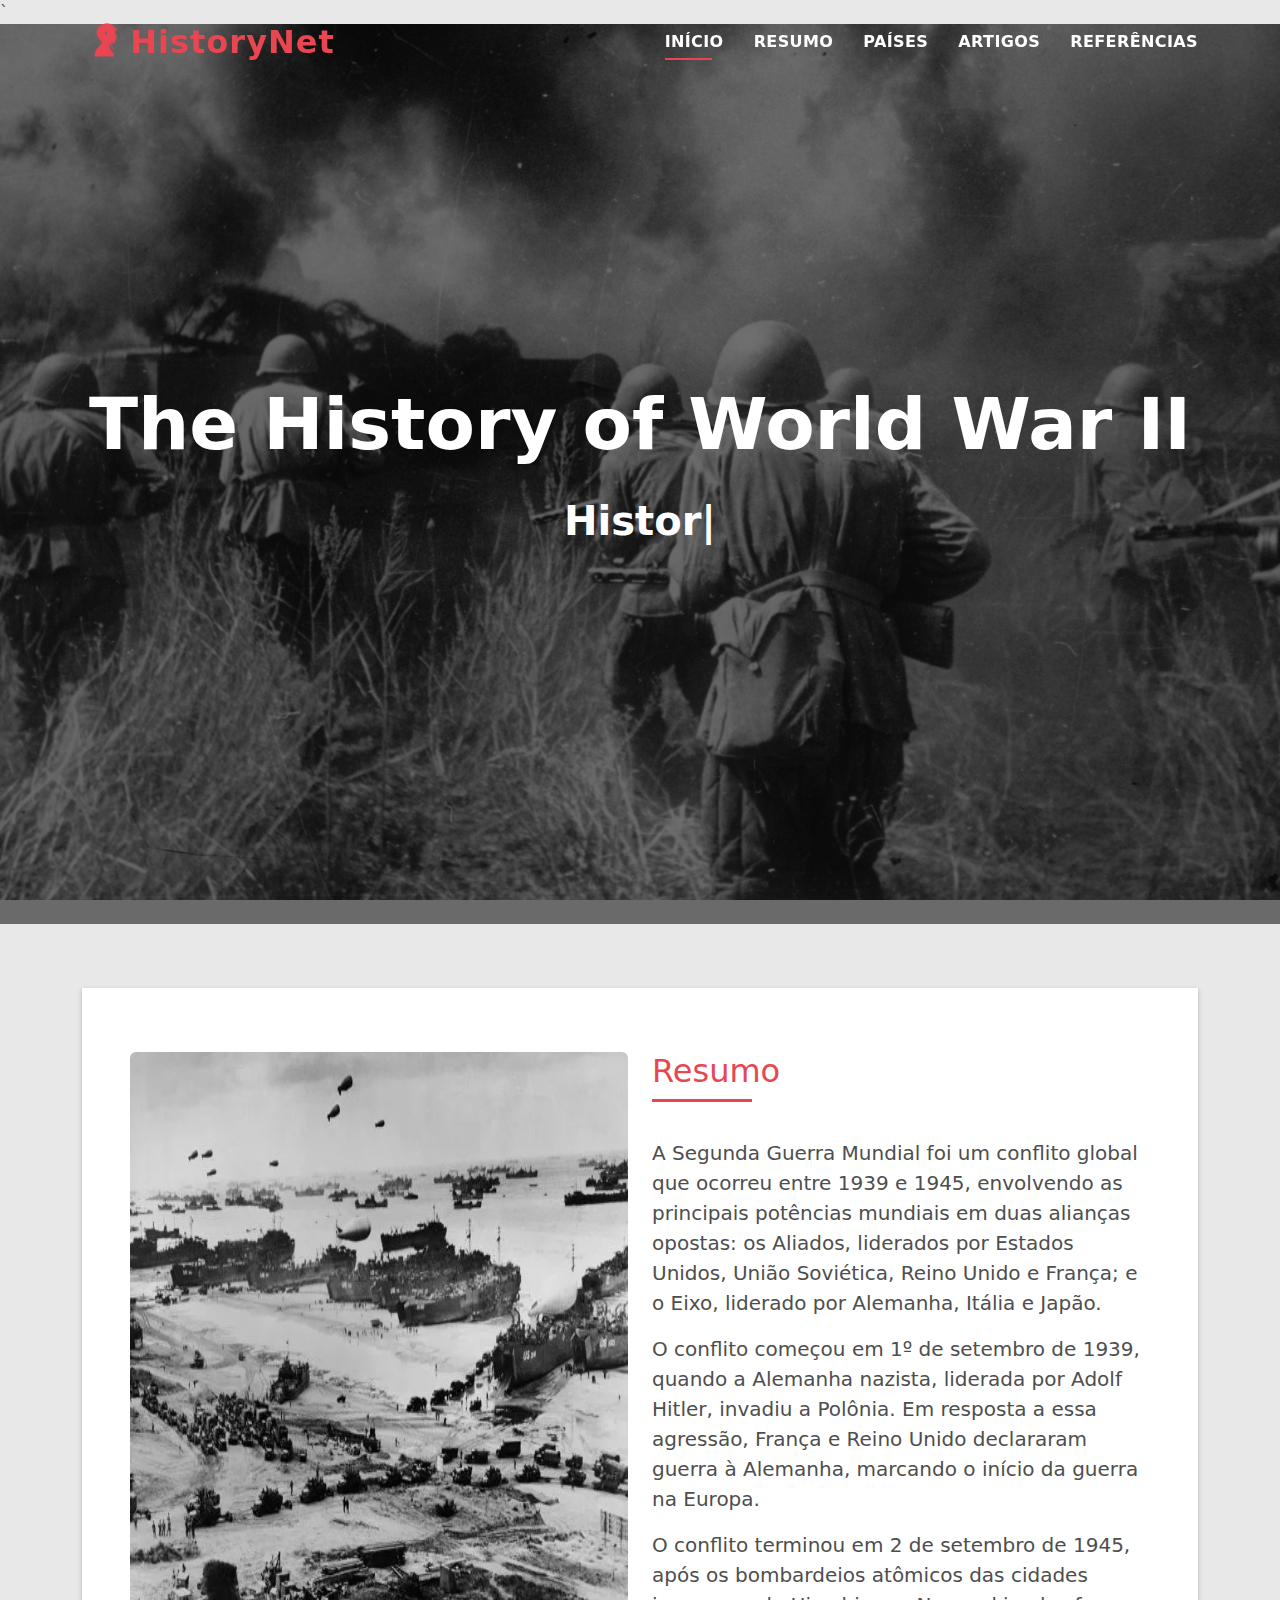
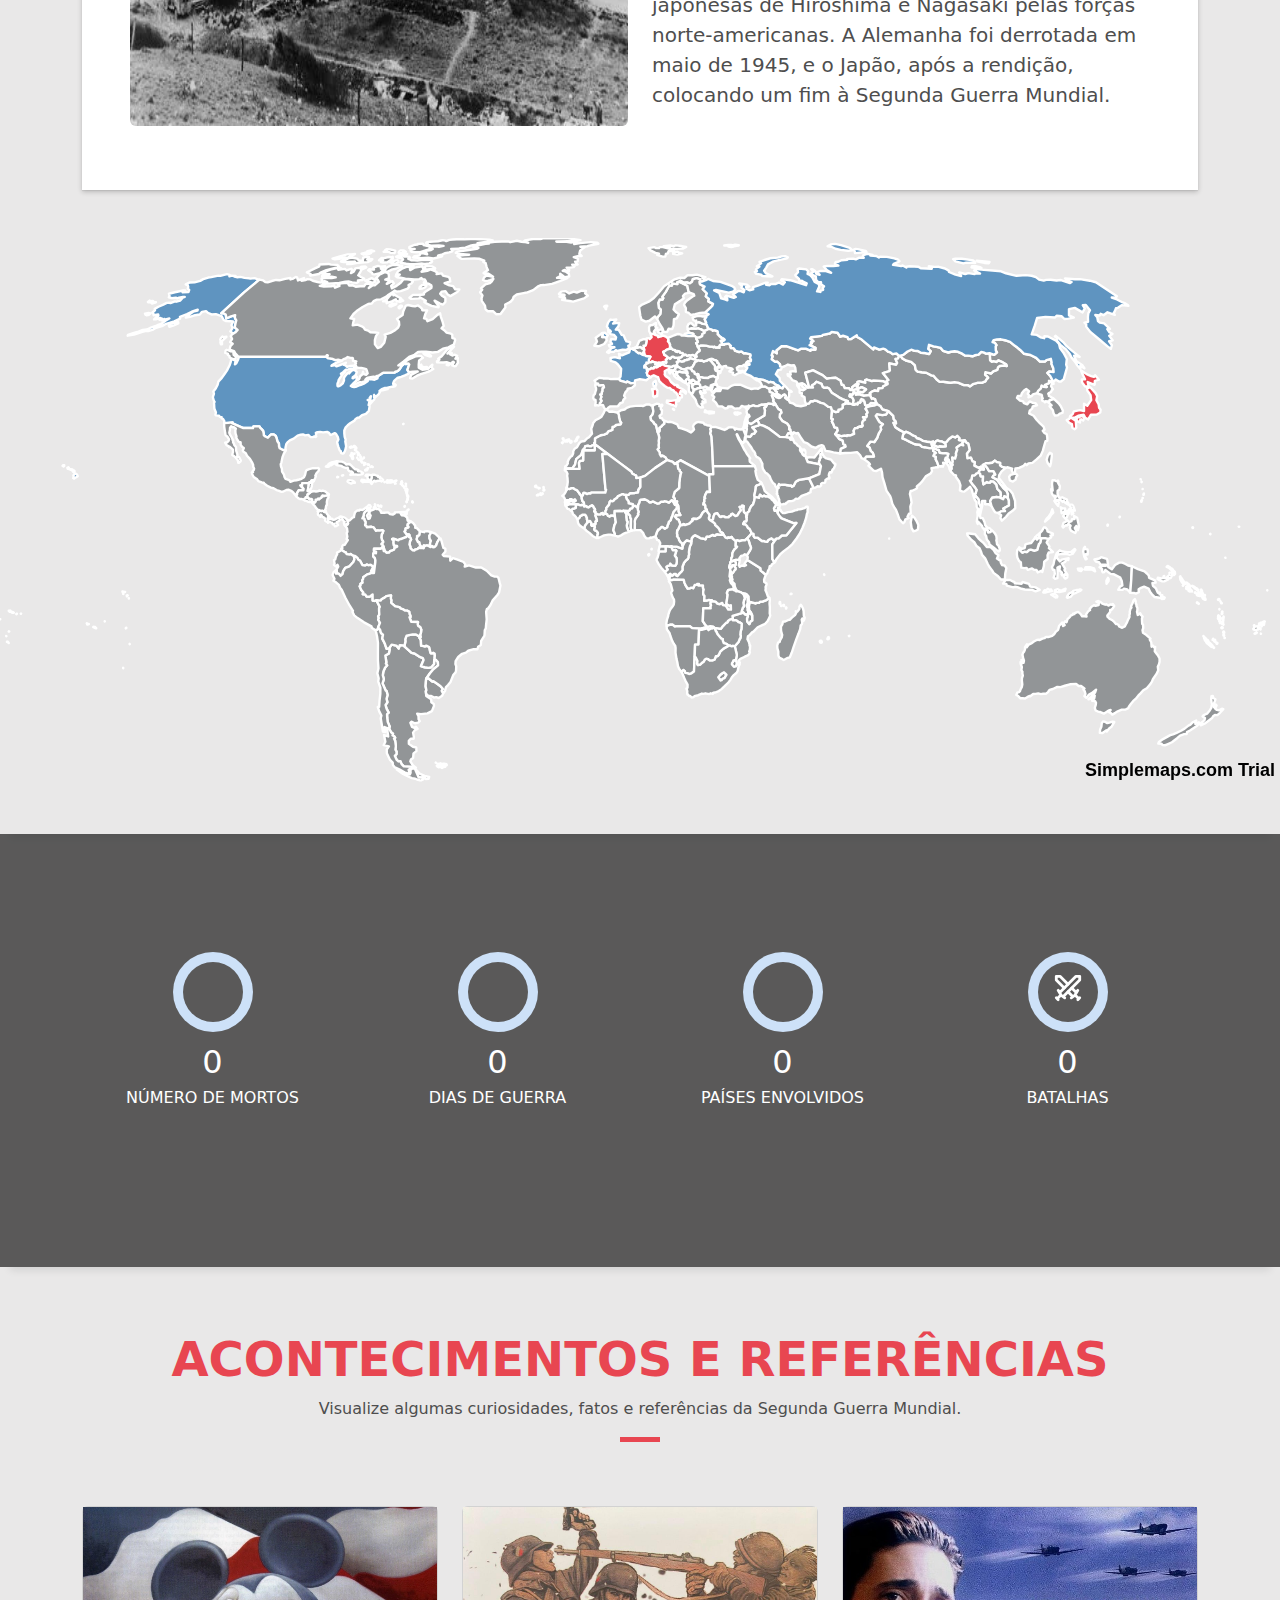
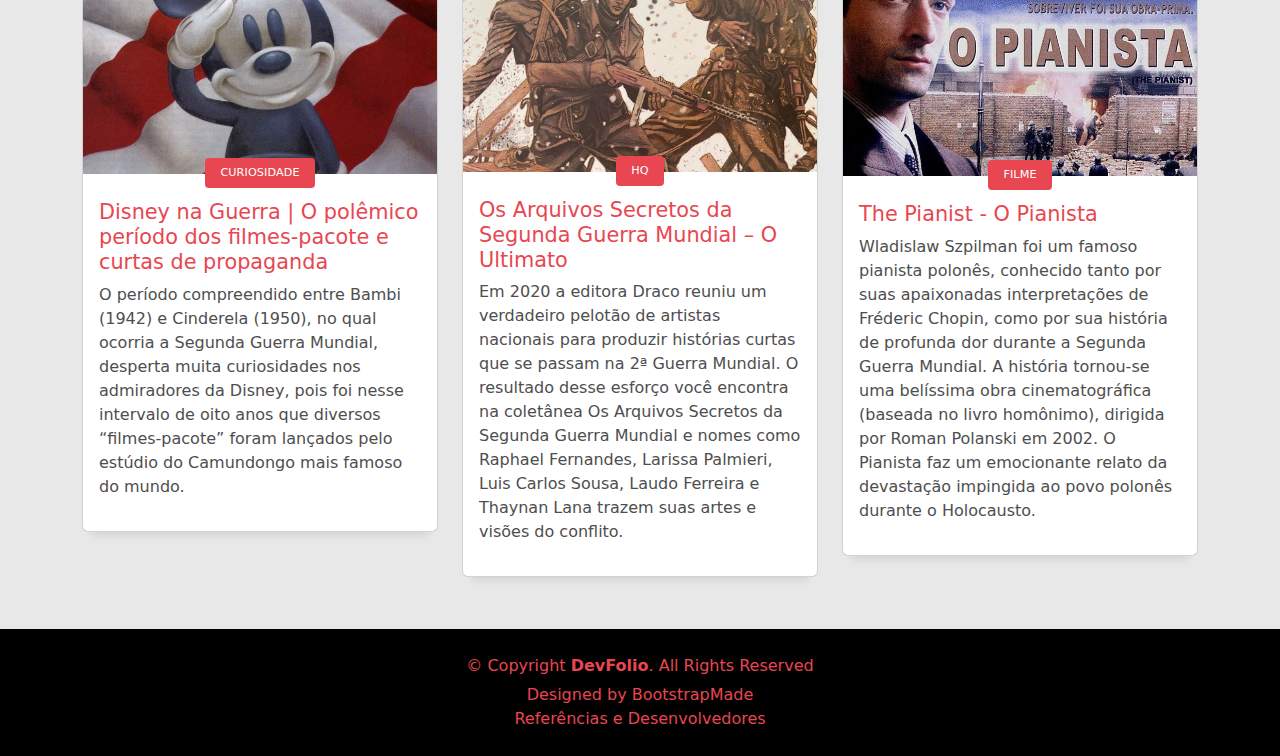
<file: index.html>
<!DOCTYPE html>
<html lang="en">

<head>
  <meta charset="utf-8">
  <meta content="width=device-width, initial-scale=1.0" name="viewport">

  <title>HistoryNet - Homepage</title>
  <meta content="" name="description">
  <meta content="" name="keywords">

  <!-- Favicons -->
  <link href="assets/img/logo-final.png" rel="icon">

  <!-- Font Awesome -->
  <link rel="stylesheet" href="https://cdnjs.cloudflare.com/ajax/libs/font-awesome/6.4.0/css/all.min.css" integrity="sha512-iecdLmaskl7CVkqkXNQ/ZH/XLlvWZOJyj7Yy7tcenmpD1ypASozpmT/E0iPtmFIB46ZmdtAc9eNBvH0H/ZpiBw==" crossorigin="anonymous" referrerpolicy="no-referrer" />

  <!-- Vendor CSS Files -->
  <link href="assets/vendor/bootstrap/css/bootstrap.min.css" rel="stylesheet">
  <link href="assets/vendor/bootstrap-icons/bootstrap-icons.css" rel="stylesheet">
  <link href="assets/vendor/glightbox/css/glightbox.min.css" rel="stylesheet">
  <link href="assets/vendor/swiper/swiper-bundle.min.css" rel="stylesheet">

  <!-- Template Main CSS File -->
  <link href="assets/css/style.css" rel="stylesheet">
  <script src="./assets/map/mapdata.js"></script>
  <script src="./assets/map/worldmap.js"></script>

  <!-- Prevent Form -->
  <script>
    document.getElementById('form-country').addEventListener('click', (e) => e.preventDefault())
  </script>

  <!-- =======================================================
  * Template Name: DevFolio
  * Updated: May 30 2023 with Bootstrap v5.3.0
  * Template URL: https://bootstrapmade.com/devfolio-bootstrap-portfolio-html-template/
  * Author: BootstrapMade.com
  * License: https://bootstrapmade.com/license/
  ======================================================== -->
</head>

<body>

  <!-- ======= Header ======= -->
  `<header id="header" class="fixed-top">
    <section class="container d-flex align-items-center justify-content-between">
        <div class="d-flex justify-content-between align-items-center">
            <img src="./assets/img/logo-final.png" alt="Soldado de lado com um quadrado no centro" class="img-fluid" style="height: 2.5rem;">
            <h1 class="logo"><a href="index.html">HistoryNet</a></h1>
        </div>
        <nav id="navbar" class="navbar">
        <ul>
          <li><a class="nav-link scrollto active" href="#hero">Início</a></li>
          <li><a class="nav-link scrollto" href="#about">Resumo</a></li>
          <li><a class="nav-link scrollto " href="#map">Países</a></li><li>
            <a class="nav-link scrollto " href="#blogi">Artigos</a></li>
          <li><a class="nav-link scrollto " href="./pages/referencias.html">Referências</a></li>
          
        </ul>
        <i class="bi bi-list mobile-nav-toggle"></i>
      </nav>
    </section>
  </header>
  
  <!-- ======= Hero Section ======= -->
  <div id="hero" class="hero route bg-image" style="background-image: url(assets/img/hero-bg.jpg)">
    <div class="overlay-itro"></div>
    <div class="hero-content display-table">
      <div class="table-cell">
        <div class="container">
          <!--<p class="display-6 color-d">Hello, world!</p>-->
          <h1 class="hero-title mb-4">The History of World War II</h1>
          <p class="hero-subtitle"><span class="typed" data-typed-items="History, Akemi, Felipe"></span></p>
          <!-- <p class="pt-3"><a class="btn btn-primary btn js-scroll px-4" href="#about" role="button">Learn More</a></p> -->
        </div>
      </div>
    </div>
  </div><!-- End Hero Section -->

  <main id="main" class="mb-1">
    <!-- ======= About Section ======= -->
    <section id="about" class="about-mf sect-pt4 route">
      <div class="container">
        <div class="row">
          <div class="col-sm-12">
            <div class="box-shadow-full">
              <div class="row">
                <div class="col">
                  <img src="assets/img/testimonial-2.jpg" class="img-fluid rounded h-100 b-shadow-a" alt="">
                </div>
                <div class="col-md-6">
                  <div class="about-me pt-4 pt-md-0">
                    <div class="title-box-2">
                      <h5 class="title-left">
                        Resumo
                      </h5>
                    </div>
                    <p class="lead">
                      A Segunda Guerra Mundial foi um conflito global que ocorreu entre 1939 e 1945, envolvendo as principais potências mundiais em duas alianças opostas: os Aliados, liderados por Estados Unidos, União Soviética, Reino Unido e França; e o Eixo, liderado por Alemanha, Itália e Japão. 
                    </p>
                    <p class="lead">
                      O conflito começou em 1º de setembro de 1939, quando a Alemanha nazista, liderada por Adolf Hitler, invadiu a Polônia. Em resposta a essa agressão, França e Reino Unido declararam guerra à Alemanha, marcando o início da guerra na Europa. 
                    </p>
                    <p class="lead">
                      O conflito terminou em 2 de setembro de 1945, após os bombardeios atômicos das cidades japonesas de Hiroshima e Nagasaki pelas forças norte-americanas. A Alemanha foi derrotada em maio de 1945, e o Japão, após a rendição, colocando um fim à Segunda Guerra Mundial.
                    </p>
                  </div>
                </div>
              </div>
            </div>
          </div>
        </div>
      </div>
    </section>

    <!-- ======= Map Section ======= -->
    <section id="map" class="section-counter paralax-mf d-none d-md-block p-0 pb-5">
        <div class="mx-5 w-50" id="map">
        </div>
    </section>
    <!-- ======= Countries Info Section (only for dispositives with dimensions less than md breakpoint) ======= -->
    <section class="container d-block d-md-none">
      <div class="box-shadow-full bg-white">
        <form action="" method="get" id="form-country" class="mb-3">
          <label for="country" class="label-control h2 mb-3">
            Selecione um país
          </label>
          <select name="country" id="select-country" class="form-select">
            <optgroup label="Países Aliados">
              <option value="US" selected>Estados Unidos</option>
              <option value="UK">Reino Unido</option>
              <option value="URSS">União Soviética</option>
              <option value="FR">França</option>
            </optgroup>
            <optgroup label="Países do Eixo">
              <option value="DE">Alemanha</option>
              <option value="JP">Japão</option>
              <option value="IT">Itália</option>
            </optgroup>
          </select>
        </form>
        <div id="about-country"></div>
      </div>
    </section>

    <!-- ======= Counter Section ======= -->
    <div class="section-counter paralax-mf bg-image" style="background-image: url(assets/img/counters-bg.jpg)">
      <div class="overlay-mf"></div>
      <div class="container position-relative">
        <div class="row">
          <div class="col-sm-3 col-lg-3">
            <div class="counter-box counter-box pt-4 pt-md-0">
              <div class="counter-ico">
                <span class="ico-circle"><i class="fa-solid fa-skull"></i></span>
              </div>
              <div class="counter-num">
                <p data-purecounter-start="0" data-purecounter-end="80000000" data-purecounter-duration="1" class="counter purecounter"></p>
                <span class="counter-text">NÚMERO DE MORTOS</span>
              </div>
            </div>
          </div>
          <div class="col-sm-3 col-lg-3">
            <div class="counter-box pt-4 pt-md-0">
              <div class="counter-ico">
                <span class="ico-circle"><i class="fas fa-calendar-alt"></i></span>
              </div>
              <div class="counter-num">
                <p data-purecounter-start="0" data-purecounter-end="2191" data-purecounter-duration="1" class="counter purecounter"></p>
                <span class="counter-text">DIAS DE GUERRA</span>
              </div>
            </div>
          </div>
          <div class="col-sm-3 col-lg-3">
            <div class="counter-box pt-4 pt-md-0">
              <div class="counter-ico">
                <span class="ico-circle"><i class="fa fa-flag" aria-hidden="true"></i></span>
              </div>
              <div class="counter-num">
                <p data-purecounter-start="0" data-purecounter-end="72" data-purecounter-duration="1" class="counter purecounter"></p>
                <span class="counter-text">PAÍSES ENVOLVIDOS</span>
              </div>
            </div>
          </div>
          <div class="col-sm-3 col-lg-3">
            <div class="counter-box pt-4 pt-md-0">
              <div class="counter-ico">
                <span class="ico-circle">
                    <svg xmlns="http://www.w3.org/2000/svg" version="1.1" viewBox="0 0 16 16" width="30" height="30" fill="none" stroke="currentColor" stroke-linecap="round" stroke-linejoin="round" stroke-width="1.5"> <path d="m2.75 9.25 1.5 2.5 2 1.5m-4.5 0 1 1m1.5-2.5-1.5 1.5m3-1 8.5-8.5v-2h-2l-8.5 8.5"/> <path d="m10.25 12.25-2.25-2.25m2-2 2.25 2.25m1-1-1.5 2.5-2 1.5m4.5 0-1 1m-1.5-2.5 1.5 1.5m-7.25-5.25-4.25-4.25v-2h2l4.25 4.25"/> </svg>
                </span>
              </div>
              <div class="counter-num">
                <p data-purecounter-start="0" data-purecounter-end="582" data-purecounter-duration="1" class="counter purecounter"></p>
                <span class="counter-text">BATALHAS</span>
              </div>
            </div>
          </div>
        </div>
      </div>
    </div><!-- End Counter Section -->

    <!-- ======= Blog Section ======= -->
    <section id="blogi" class="blog-mf sect-pt4 route">
      <div class="container">
        <div class="row">
          <div class="col-sm-12">
            <div class="title-box text-center">
              <h3 class="title-a">
                Acontecimentos e Referências
              </h3>
              <p class="subtitle-a">
                Visualize algumas curiosidades, fatos e referências da Segunda Guerra Mundial.
              </p>
              <div class="line-mf"></div>
            </div>
          </div>
        </div>
        <div class="row">
          <div class="col-md-4">
            <div class="card card-blog">
              <div class="card-img">
                <a href="pages/blog-disney.html"><img src="assets/img/post-1.jpg" alt="" class="img-fluid"></a>
              </div>
              <div class="card-body">
                <div class="card-category-box">
                  <div class="card-category">
                    <h6 class="category">Curiosidade</h6>
                  </div>
                </div>
                <h3 class="card-title"><a href="pages/blog-disney.html">Disney na Guerra | O polêmico período dos filmes-pacote e curtas de propaganda</a></h3>
                <p class="card-description">
                  O período compreendido entre Bambi (1942) e Cinderela (1950), no qual ocorria a 
                  Segunda Guerra Mundial, desperta muita curiosidades nos admiradores da Disney, 
                  pois foi nesse intervalo de oito anos que diversos “filmes-pacote” foram lançados 
                  pelo estúdio do Camundongo mais famoso do mundo.
                </p>
              </div>
            </div>
          </div>
          <div class="col-md-4">
            <div class="card card-blog">
              <div class="card-img">
                <a href="pages/blog-hq.html"><img src="assets/img/post-2.jpg" alt="" class="img-fluid"></a>
              </div>
              <div class="card-body">
                <div class="card-category-box">
                  <div class="card-category">
                    <h6 class="category">HQ</h6>
                  </div>
                </div>
                <h3 class="card-title"><a href="pages/blog-hq.html">Os Arquivos Secretos da Segunda Guerra Mundial – O Ultimato</a></h3>
                <p class="card-description">
                  Em 2020 a editora Draco reuniu um verdadeiro pelotão de artistas nacionais para 
                  produzir histórias curtas que se passam na 2ª Guerra Mundial. O resultado desse 
                  esforço você encontra na coletânea Os Arquivos Secretos da Segunda Guerra Mundial
                  e nomes como Raphael Fernandes, Larissa Palmieri, Luis Carlos Sousa, Laudo Ferreira
                  e Thaynan Lana trazem suas artes e visões do conflito.
                </p>
              </div>
            </div>
          </div>
          <div class="col-md-4">
            <div class="card card-blog">
              <div class="card-img">
                <a href="./pages/blog-pianist.html"><img src="assets/img/post-3.jpg" alt="" class="img-fluid"></a>
              </div>
              <div class="card-body">
                <div class="card-category-box">
                  <div class="card-category">
                    <h6 class="category">Filme</h6>
                  </div>
                </div>
                <h3 class="card-title"><a href="./pages/blog-pianist.html">The Pianist - O Pianista</a></h3>
                <p class="card-description">
                  Wladislaw Szpilman foi um famoso pianista polonês, conhecido tanto por suas apaixonadas
                  interpretações de Fréderic Chopin, como por sua história de profunda dor durante a 
                  Segunda Guerra Mundial. A história tornou-se uma belíssima obra cinematográfica 
                  (baseada no livro homônimo), dirigida por Roman Polanski em 2002. O Pianista faz um emocionante relato da devastação impingida ao povo polonês durante o Holocausto.
                </p>
              </div>
            </div>
          </div>
        </div>
      </div>
    </section><!-- End Blog Section -->
  </main><!-- End #main -->

  <!-- ======= Footer ======= -->
  <footer>
    <div class="container">
      <div class="row">
        <div class="col-sm-12">
          <div class="copyright-box">
            <p class="copyright">&copy; Copyright <strong>DevFolio</strong>. All Rights Reserved</p>
            <div class="credits">
              <!--
              All the links in the footer should remain intact.
              You can delete the links only if you purchased the pro version.
              Licensing information: https://bootstrapmade.com/license/
              Purchase the pro version with working PHP/AJAX contact form: https://bootstrapmade.com/buy/?theme=DevFolio
            -->
              Designed by <a href="https://bootstrapmade.com/">BootstrapMade</a>
            </div>
          </div>
          <a href="./pages/referencias.html">Referências e Desenvolvedores</a>
        </div>
      </div>
    </div>
  </footer><!-- End  Footer -->

  <div id="preloader"></div>
  <a href="#" class="back-to-top d-flex align-items-center justify-content-center"><i class="bi bi-arrow-up-short"></i></a>

  <!-- Vendor JS Files -->
  <script src="assets/vendor/purecounter/purecounter_vanilla.js"></script>
  <script src="assets/vendor/bootstrap/js/bootstrap.bundle.min.js"></script>
  <script src="assets/vendor/glightbox/js/glightbox.min.js"></script>
  <script src="assets/vendor/swiper/swiper-bundle.min.js"></script>
  <script src="assets/vendor/typed.js/typed.umd.js"></script>
  <script src="assets/vendor/php-email-form/validate.js"></script>

  <!-- Template Main JS File -->
  <script src="assets/js/main.js"></script>
  <script src="./assets/js/script.js"></script>

</body>

</html>
</file>
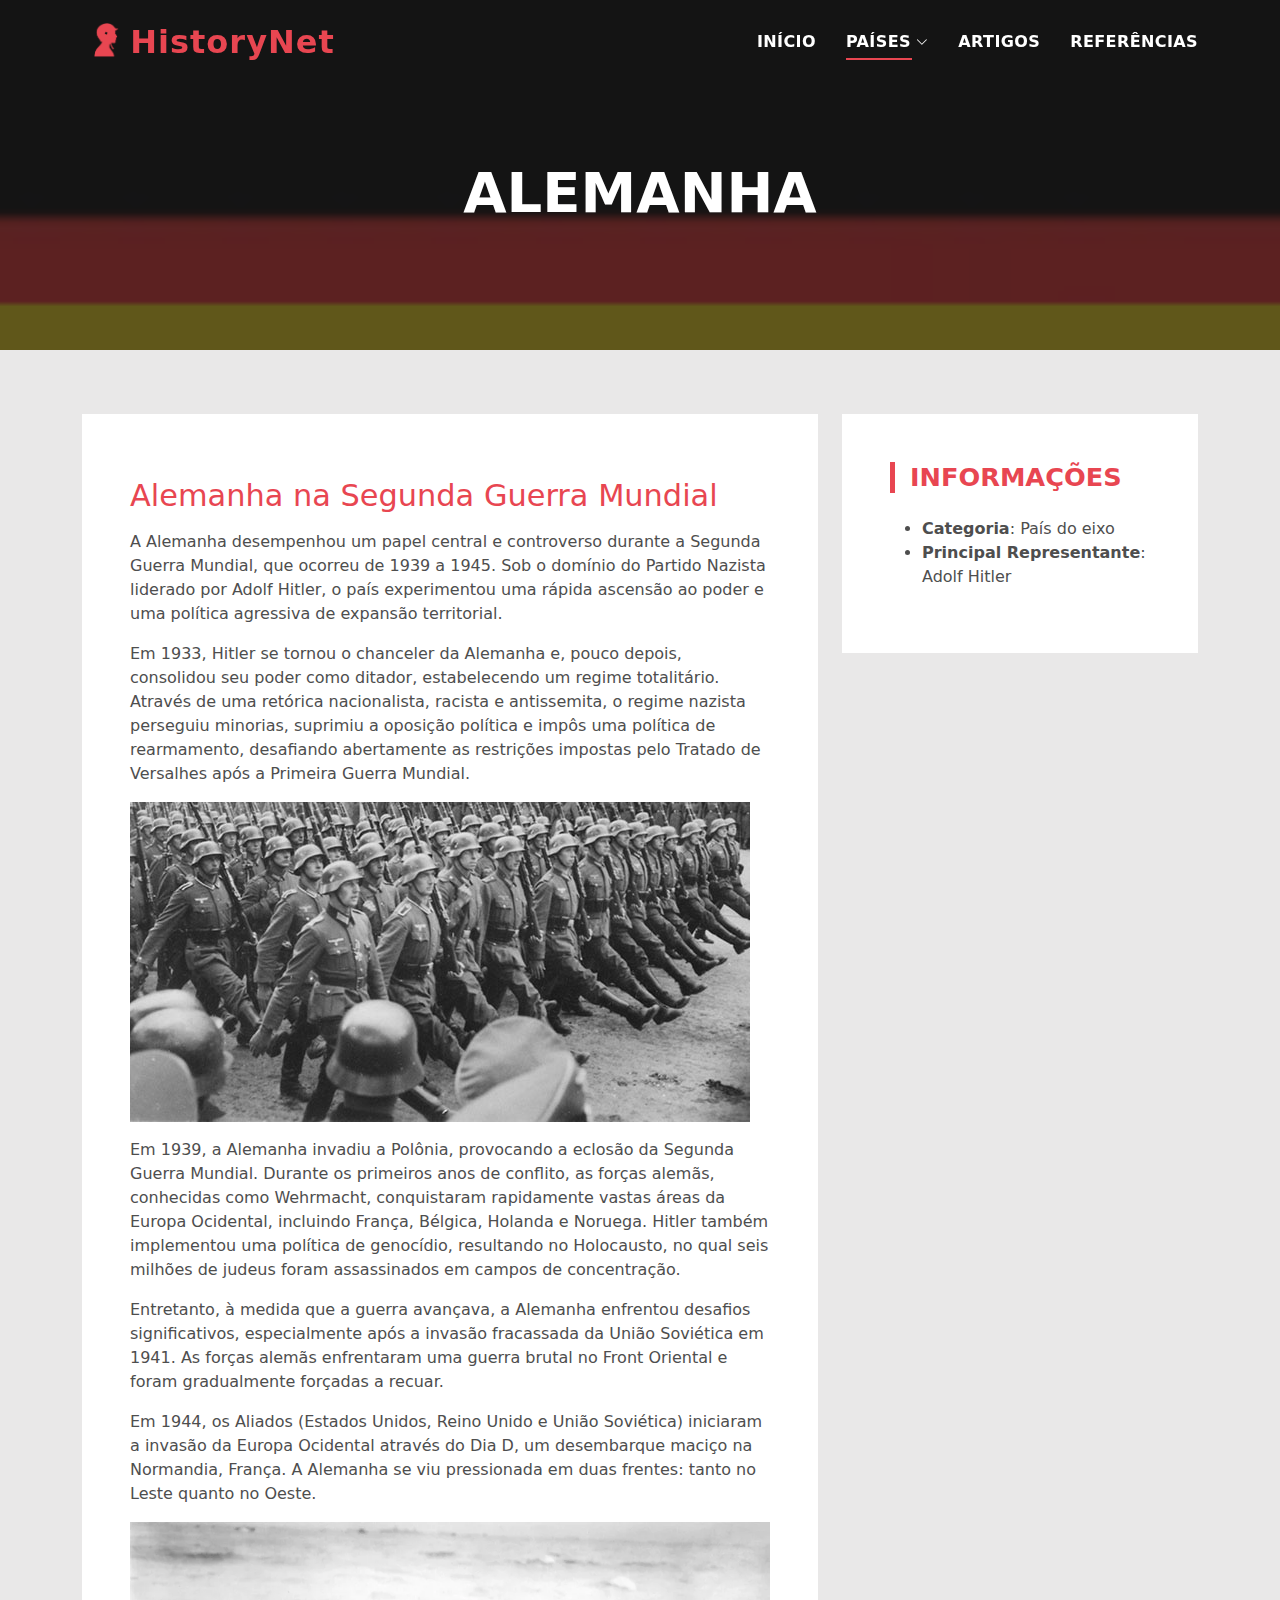
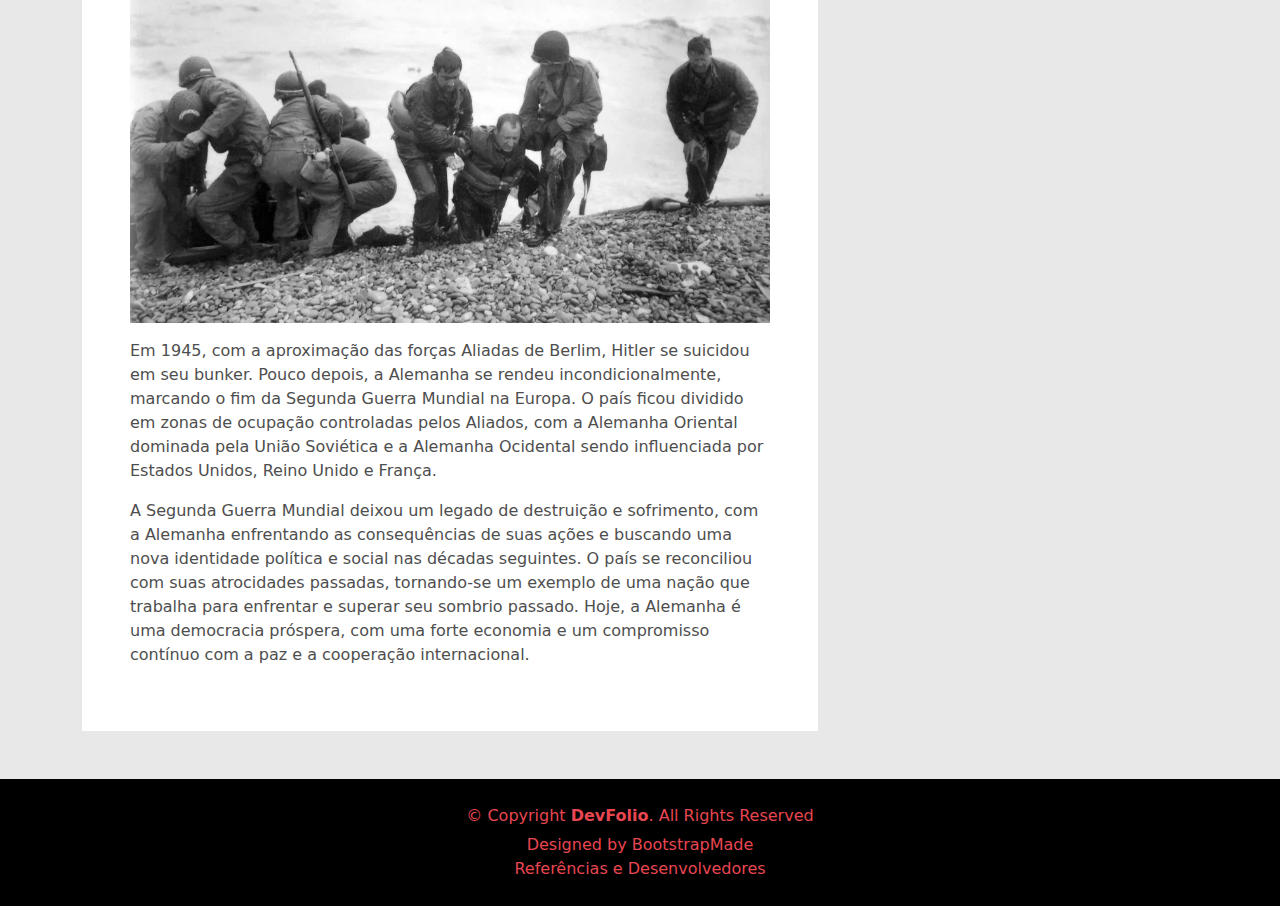
<file: pages/alemanha.html>
<!DOCTYPE html>
<html lang="en">

<head>
  <meta charset="utf-8">
  <meta content="width=device-width, initial-scale=1.0" name="viewport">

  <title>Mapa - Alemanha</title>
  <meta content="" name="description">
  <meta content="" name="keywords">

  <!-- Favicons -->
  <link href="./../assets/img/favicon.png" rel="icon">
  <link href="./../assets/img/apple-touch-icon.png" rel="apple-touch-icon">

  <!-- Vendor CSS Files -->
  <link href="./../assets/vendor/bootstrap/css/bootstrap.min.css" rel="stylesheet">
  <link href="./../assets/vendor/bootstrap-icons/bootstrap-icons.css" rel="stylesheet">
  <link href="./../assets/vendor/glightbox/css/glightbox.min.css" rel="stylesheet">
  <link href="./../assets/vendor/swiper/swiper-bundle.min.css" rel="stylesheet">

  <!-- Template Main CSS File -->
  <link href="./../assets/css/style.css" rel="stylesheet">

  <!-- =======================================================
  * Template Name: DevFolio
  * Updated: May 30 2023 with Bootstrap v5.3.0
  * Template URL: https://bootstrapmade.com/devfolio-bootstrap-portfolio-html-template/
  * Author: BootstrapMade.com
  * License: https://bootstrapmade.com/license/
  ======================================================== -->
</head>

<body>

  <!-- ======= Header ======= -->
  <header id="header" class="fixed-top">
    <div class="container d-flex align-items-center justify-content-between">

      <div class="d-flex justify-content-between align-items-center">
        <img src="./.././assets/img/logo-final.png" alt="Soldado de lado com um quadrado no centro" class="img-fluid" style="height: 2.5rem;">
        <h1 class="logo"><a href="../index.html">HistoryNet</a></h1>
      </div>
      <!-- Uncomment below if you prefer to use an image logo -->
      <!-- <a href="index.html" class="logo"><img src="./../assets/img/logo.png" alt="" class="img-fluid"></a>-->

      <nav id="navbar" class="navbar">
        <ul>
          <li><a class="nav-link scrollto" href="./../index.html">Início</a></li>
          <li class="dropdown"><a class="nav-link scrollto active" href="#"><span>Países</span> <i class="bi bi-chevron-down"></i></a>
            <ul>
              <li><a href="./../index.html#map">Voltar ao Mapa</a></li>
              <li class="dropdown"><a href="#"><span>Outros Países</span> <i class="bi bi-chevron-right"></i></a>
                <ul>
                  <li><a href="uniaosovietica.html">URSS</a></li>
                  <li><a href="estadosunidos.html">Estados Unidos</a></li>
                  <li><a href="franca.html">França</a></li>
                  <li><a href="reinounido.html">Reino Unido</a></li>
                  <li><a href="alemanha.html">Alemanha</a></li>
                  <li><a href="italia.html">Itália</a></li>
                  <li><a href="japao.html">Japão</a></li>
                </ul>
              </li>
            </ul>
          </li>
          <li><a class="nav-link scrollto" href="./../index.html#blogi">Artigos</a></li>
          <li><a class="nav-link scrollto" href="./referencias.html">Referências</a></li>
        </ul>
        <i class="bi bi-list mobile-nav-toggle"></i>
      </nav><!-- .navbar -->

    </div>
  </header><!-- End Header -->

  <div class="hero hero-single route bg-image" style="background-image: url(./../assets/img/img-pages/bandeira-alemanha.jpg)">
    <div class="overlay-mf"></div>
    <div class="hero-content display-table">
      <div class="table-cell">
        <div class="container">
          <h2 class="hero-title mb-4">Alemanha</h2>
        </div>
      </div>
    </div>
  </div>

  <main id="main">

    <!-- ======= Blog Single Section ======= -->
    <section class="blog-wrapper sect-pt4" id="blog">
      <div class="container">
        <div class="row">
          <div class="col-md-8">
            <div class="post-box">
              <div class="post-meta">
                <h1 class="article-title">Alemanha na Segunda Guerra Mundial</h1>
              </div>
              <div class="article-content">
                <p>A Alemanha desempenhou um papel central e controverso durante a Segunda Guerra Mundial, que ocorreu 
                    de 1939 a 1945. Sob o domínio do Partido Nazista liderado por Adolf Hitler, o país experimentou uma 
                    rápida ascensão ao poder e uma política agressiva de expansão territorial.</p>

                <p>Em 1933, Hitler se tornou o chanceler da Alemanha e, pouco depois, consolidou seu poder como ditador, 
                    estabelecendo um regime totalitário. Através de uma retórica nacionalista, racista e antissemita, o 
                    regime nazista perseguiu minorias, suprimiu a oposição política e impôs uma política de rearmamento, 
                    desafiando abertamente as restrições impostas pelo Tratado de Versalhes após a Primeira Guerra Mundial.</p>
                <p>
                    <img src="./../assets/img/img-pages/alemanha001.jpg" class="img-fluid" alt="">
                </p>
                <p>Em 1939, a Alemanha invadiu a Polônia, provocando a eclosão da Segunda Guerra Mundial. Durante os primeiros 
                    anos de conflito, as forças alemãs, conhecidas como Wehrmacht, conquistaram rapidamente vastas áreas da 
                    Europa Ocidental, incluindo França, Bélgica, Holanda e Noruega. Hitler também implementou uma política de 
                    genocídio, resultando no Holocausto, no qual seis milhões de judeus foram assassinados em campos de concentração.</p>

                <p>Entretanto, à medida que a guerra avançava, a Alemanha enfrentou desafios significativos, especialmente após 
                    a invasão fracassada da União Soviética em 1941. As forças alemãs enfrentaram uma guerra brutal no Front Oriental 
                    e foram gradualmente forçadas a recuar.</p>

                <p>Em 1944, os Aliados (Estados Unidos, Reino Unido e União Soviética) iniciaram a invasão da Europa Ocidental 
                    através do Dia D, um desembarque maciço na Normandia, França. A Alemanha se viu pressionada em duas frentes: 
                    tanto no Leste quanto no Oeste.</p>
                <p>
                    <img src="./../assets/img/img-pages/alemanha002.jpg" class="img-fluid" alt="">
                </p>
                <p>Em 1945, com a aproximação das forças Aliadas de Berlim, Hitler se suicidou em seu bunker. Pouco depois, a 
                    Alemanha se rendeu incondicionalmente, marcando o fim da Segunda Guerra Mundial na Europa. O país ficou dividido 
                    em zonas de ocupação controladas pelos Aliados, com a Alemanha Oriental dominada pela União Soviética e a Alemanha 
                    Ocidental sendo influenciada por Estados Unidos, Reino Unido e França.</p>

                <p>A Segunda Guerra Mundial deixou um legado de destruição e sofrimento, com a Alemanha enfrentando as consequências 
                    de suas ações e buscando uma nova identidade política e social nas décadas seguintes. O país se reconciliou 
                    com suas atrocidades passadas, tornando-se um exemplo de uma nação que trabalha para enfrentar e superar seu 
                    sombrio passado. Hoje, a Alemanha é uma democracia próspera, com uma forte economia e um compromisso contínuo 
                    com a paz e a cooperação internacional.</p>
              </div>
              
            </div>
          </div>
          <div class="col-md-4">
            <div class="widget-sidebar">
              <h5 class="sidebar-title">Informações</h5>
              <div class="sidebar-content">
                <ul class="list">
                    <li><strong>Categoria</strong>: País do eixo</li>
                    <li><strong>Principal Representante</strong>: Adolf Hitler</li>
                </ul>
              </div>
            </div>
          </div>
        </div>
      </div>
    </section><!-- End Blog Single Section -->

  </main><!-- End #main -->

    <!-- ======= Footer ======= -->
  <footer>
    <div class="container">
      <div class="row">
        <div class="col-sm-12">
          <div class="copyright-box">
            <p class="copyright">&copy; Copyright <strong>DevFolio</strong>. All Rights Reserved</p>
            <div class="credits">
              <!--
              All the links in the footer should remain intact.
              You can delete the links only if you purchased the pro version.
              Licensing information: https://bootstrapmade.com/license/
              Purchase the pro version with working PHP/AJAX contact form: https://bootstrapmade.com/buy/?theme=DevFolio
            -->
              Designed by <a href="https://bootstrapmade.com/">BootstrapMade</a>
            </div>
          </div>
          <a href="./referencias.html">Referências e Desenvolvedores</a>
        </div>
      </div>
    </div>
  </footer><!-- End  Footer -->

  <div id="preloader"></div>
  <a href="#" class="back-to-top d-flex align-items-center justify-content-center"><i class="bi bi-arrow-up-short"></i></a>

  <!-- Vendor JS Files -->
  <script src="./../assets/vendor/purecounter/purecounter_vanilla.js"></script>
  <script src="./../assets/vendor/bootstrap/js/bootstrap.bundle.min.js"></script>
  <script src="./../assets/vendor/glightbox/js/glightbox.min.js"></script>
  <script src="./../assets/vendor/swiper/swiper-bundle.min.js"></script>
  <script src="./../assets/vendor/typed.js/typed.umd.js"></script>
  <script src="./../assets/vendor/php-email-form/validate.js"></script>

  <!-- Template Main JS File -->
  <script src="./../assets/js/main.js"></script>

</body>

</html>
</file>
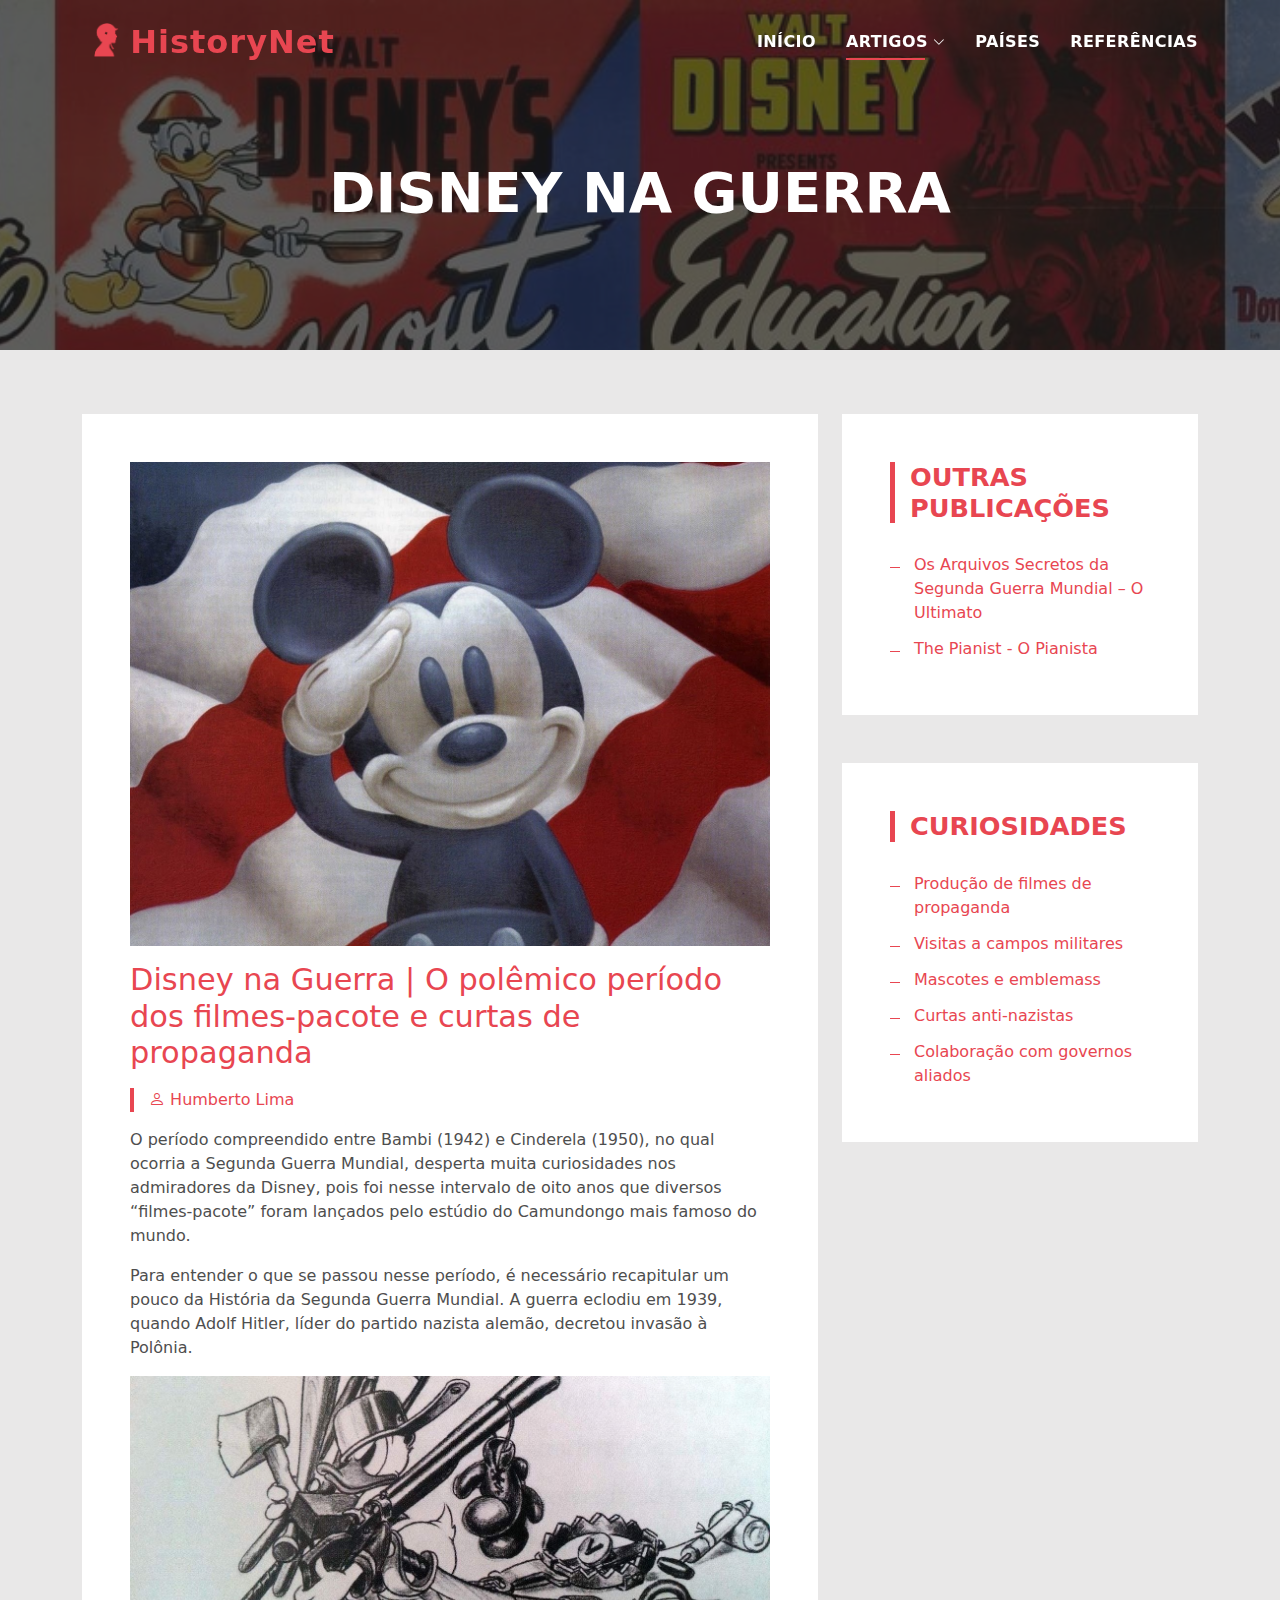
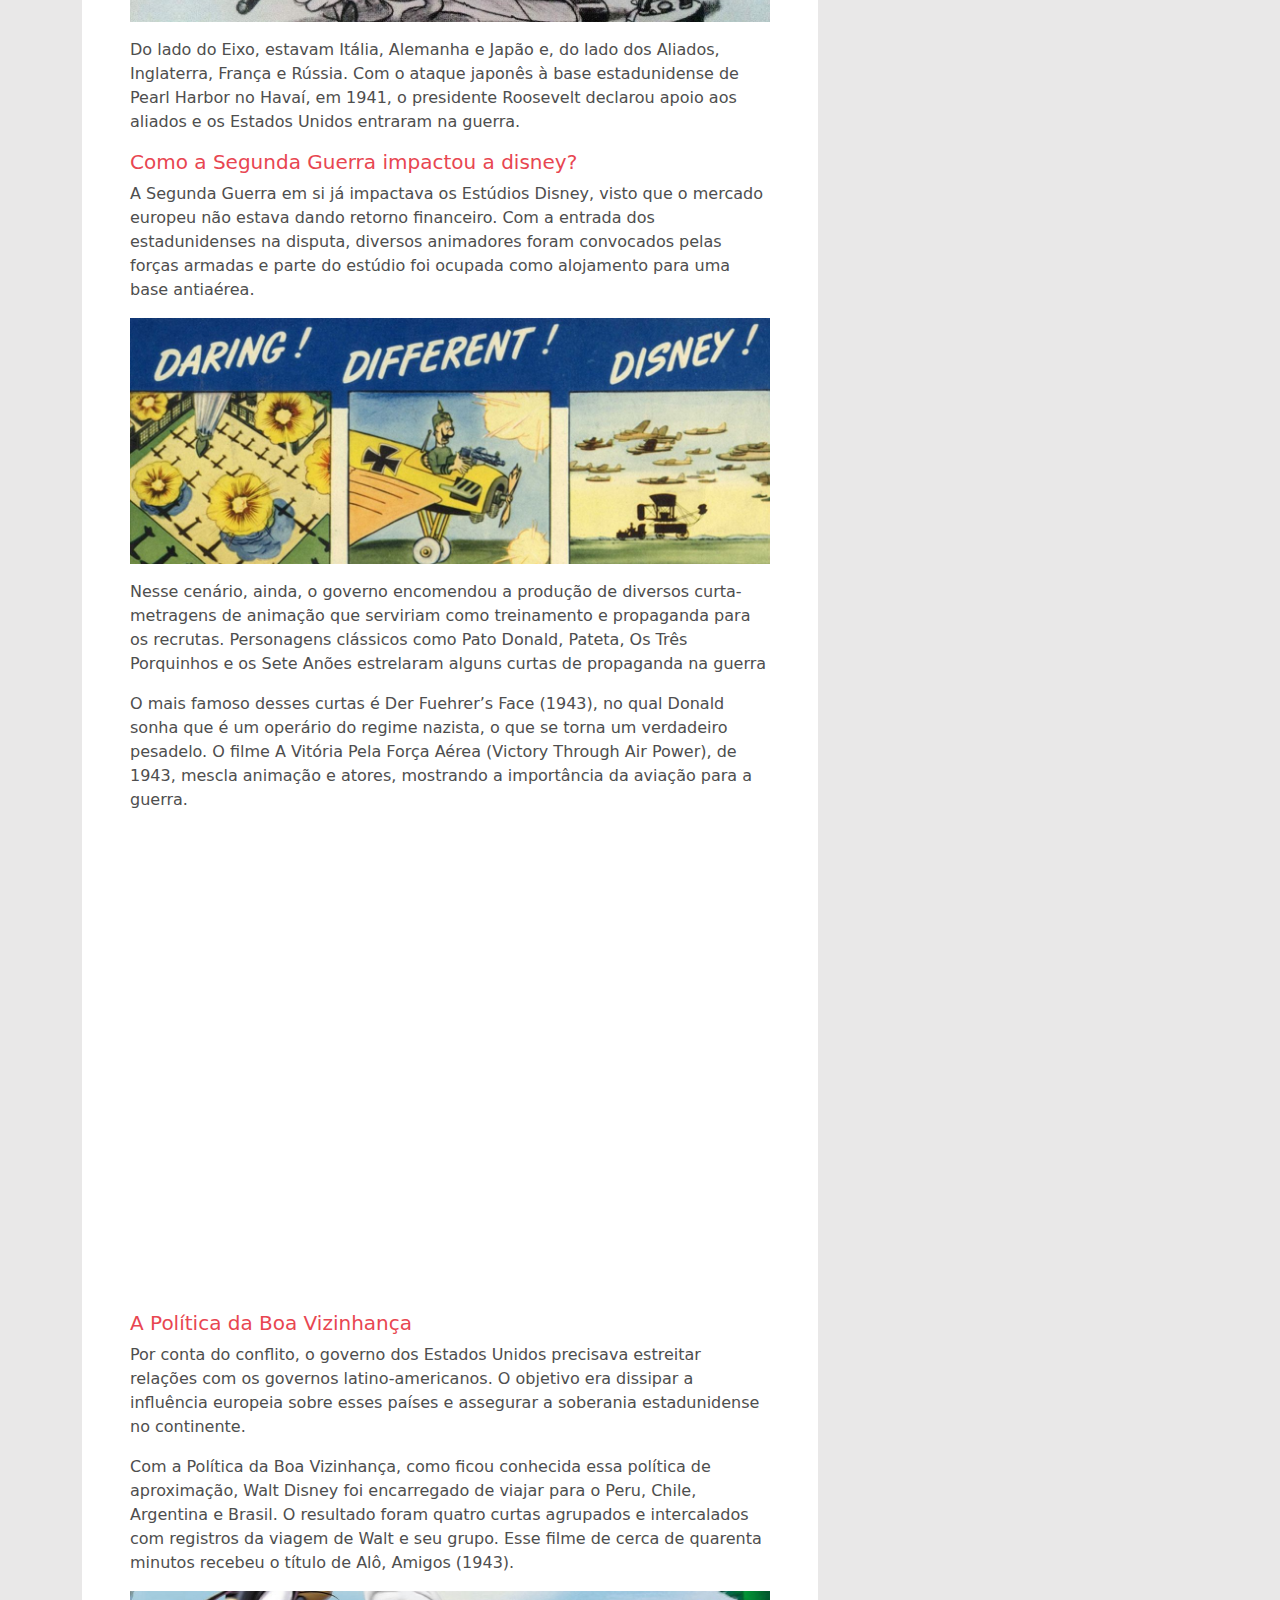
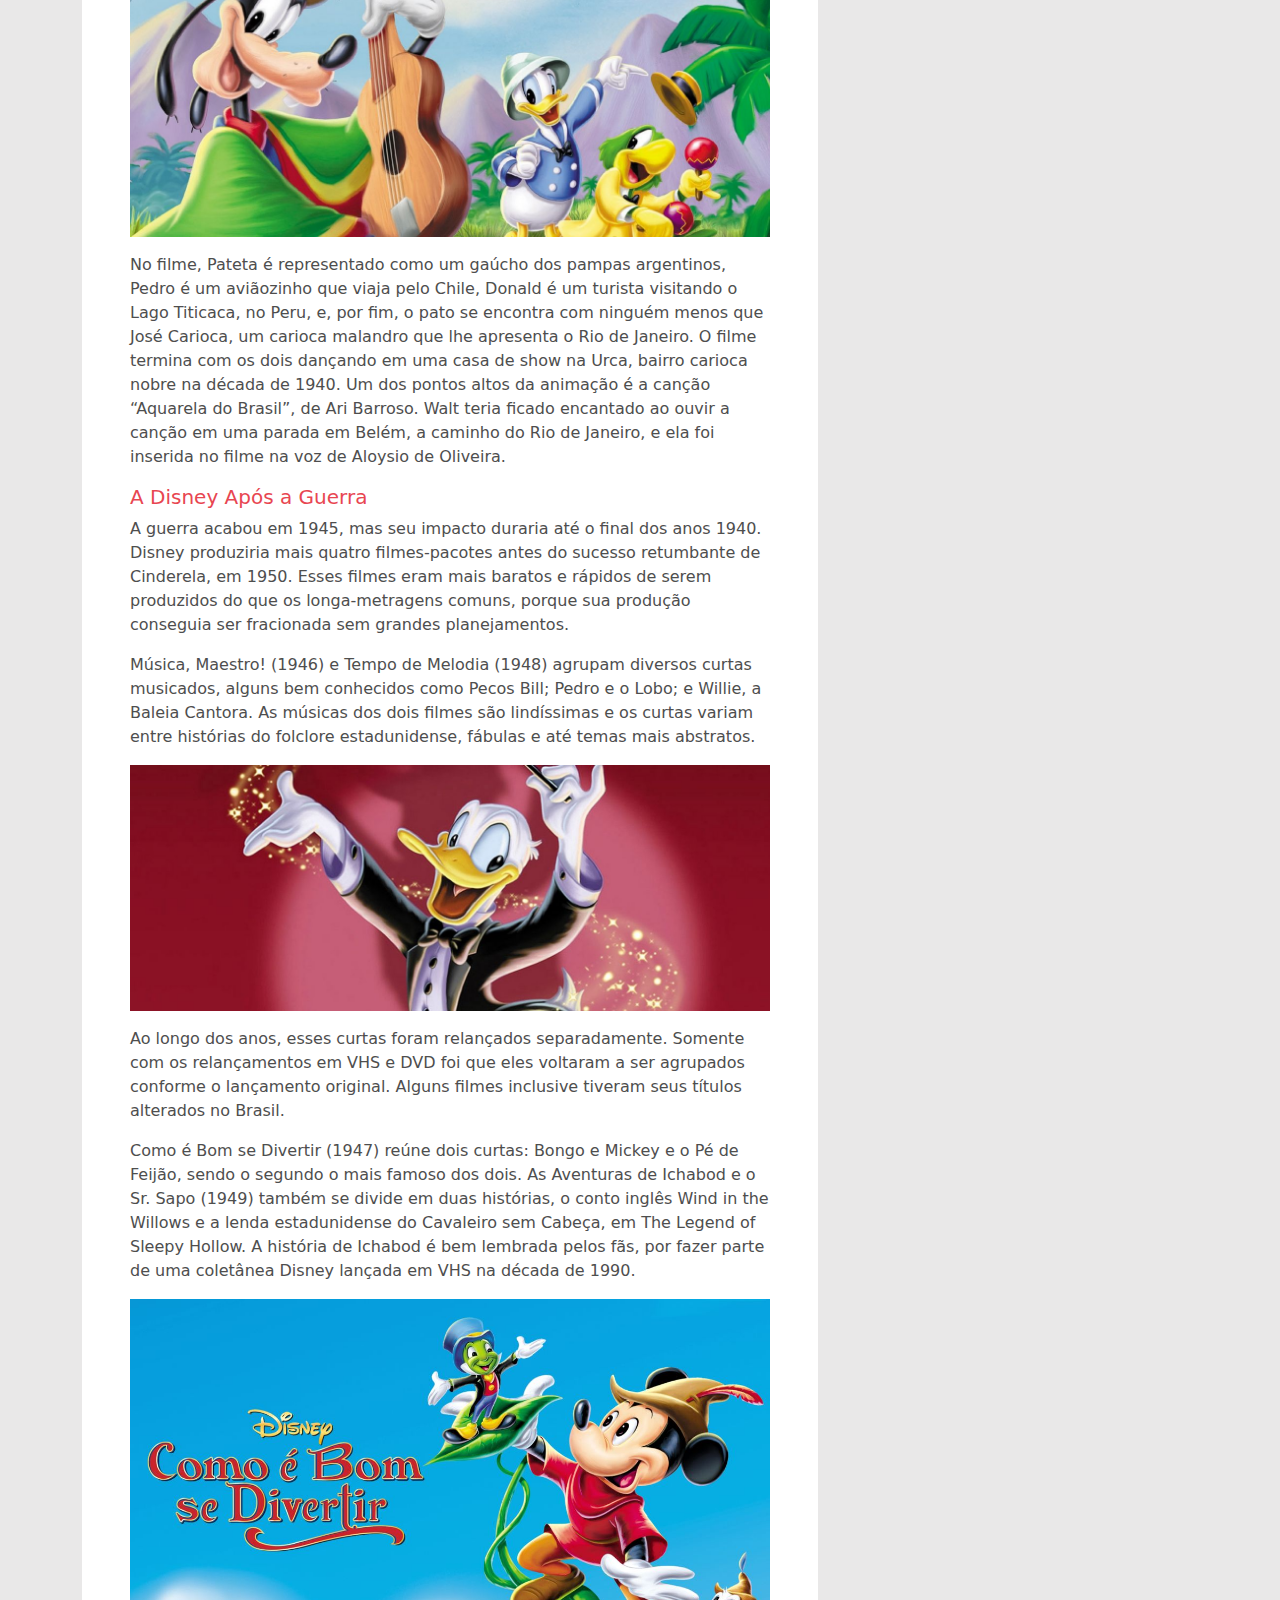
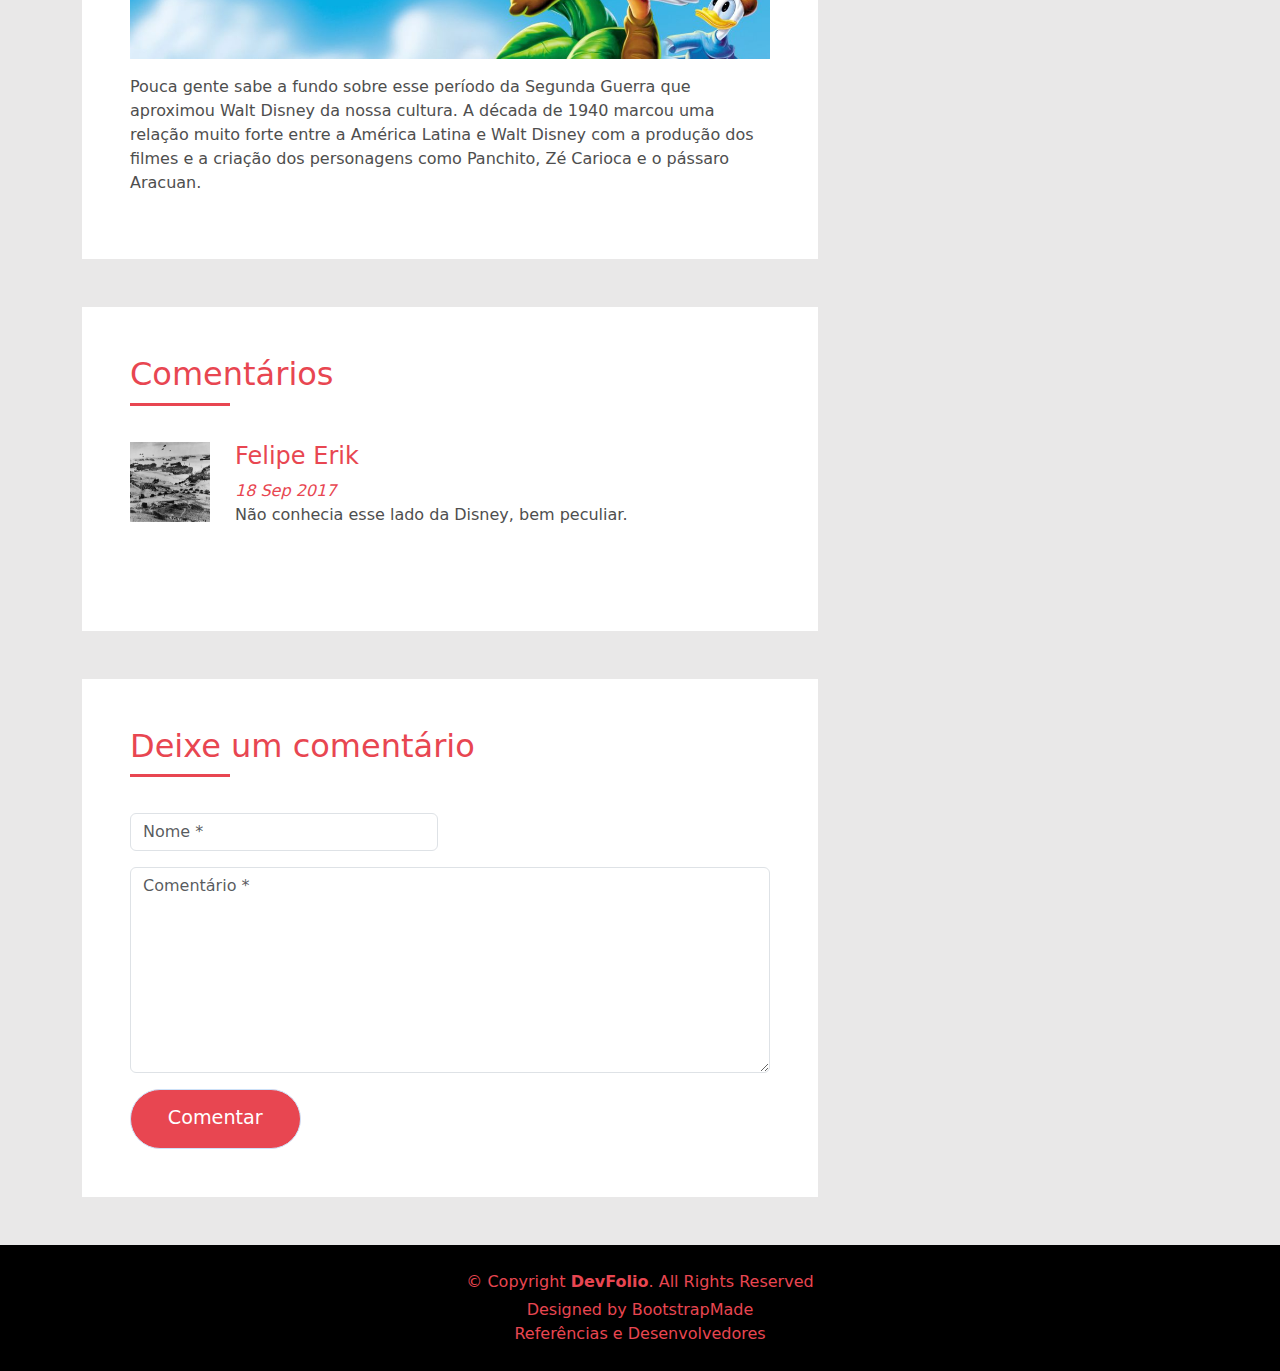
<file: pages/blog-disney.html>
<!DOCTYPE html>
<html lang="en">

<head>
  <meta charset="utf-8">
  <meta content="width=device-width, initial-scale=1.0" name="viewport">

  <title>HistoryNet - Disney</title>
  <meta content="" name="description">
  <meta content="" name="keywords">

  <!-- Favicons -->
  <link href="./../assets/img/favicon.png" rel="icon">
  <link href="./../assets/img/apple-touch-icon.png" rel="apple-touch-icon">

  <!-- Vendor CSS Files -->
  <link href="./../assets/vendor/bootstrap/css/bootstrap.min.css" rel="stylesheet">
  <link href="./../assets/vendor/bootstrap-icons/bootstrap-icons.css" rel="stylesheet">
  <link href="./../assets/vendor/glightbox/css/glightbox.min.css" rel="stylesheet">
  <link href="./../assets/vendor/swiper/swiper-bundle.min.css" rel="stylesheet">

  <!-- Template Main CSS File -->
  <link href="./../assets/css/style.css" rel="stylesheet">

  <!-- =======================================================
  * Template Name: DevFolio
  * Updated: May 30 2023 with Bootstrap v5.3.0
  * Template URL: https://bootstrapmade.com/devfolio-bootstrap-portfolio-html-template/
  * Author: BootstrapMade.com
  * License: https://bootstrapmade.com/license/
  ======================================================== -->
</head>

<body>

  <!-- ======= Header ======= -->
  <header id="header" class="fixed-top">
    <div class="container d-flex align-items-center justify-content-between">

      <div class="d-flex justify-content-between align-items-center">
        <img src="./.././assets/img/logo-final.png" alt="Soldado de lado com um quadrado no centro" class="img-fluid" style="height: 2.5rem;">
        <h1 class="logo"><a href="../index.html">HistoryNet</a></h1>
      </div>
      <!-- Uncomment below if you prefer to use an image logo -->
      <!-- <a href="index.html" class="logo"><img src="./../assets/img/logo.png" alt="" class="img-fluid"></a>-->

      <nav id="navbar" class="navbar">
        <ul>
          <li><a class="nav-link scrollto" href="./../index.html">Início</a></li>
          <li class="dropdown"><a class="nav-link scrollto active" href="#"><span>Artigos</span> <i class="bi bi-chevron-down"></i></a>
            <ul>
              <li><a href="./blog-disney.html">Disney</a></li>
              <li><a href="./blog-hq.html">Arquivos Secretos</a></li>
              <li><a href="./blog-pianist.html">O Pianista</a></li>
            </ul>
          </li>
          <li><a class="nav-link scrollto" href="./../index.html#map">Países</a></li>
          <li><a class="nav-link scrollto" href="./referencias.html">Referências</a></li>
        </ul>
        <i class="bi bi-list mobile-nav-toggle"></i>
      </nav><!-- .navbar -->

    </div>
  </header><!-- End Header -->

  <div class="hero hero-single route bg-image" style="background-image: url(./../assets/img/img-pages/disney-guerra-004.jpg)">
    <div class="overlay-mf"></div>
    <div class="hero-content display-table">
      <div class="table-cell">
        <div class="container">
          <h2 class="hero-title mb-4">Disney na Guerra</h2>
        </div>
      </div>
    </div>
  </div>

  <main id="main">

    <!-- ======= Blog Single Section ======= -->
    <section class="blog-wrapper sect-pt4" id="blog">
      <div class="container">
        <div class="row">
          <div class="col-md-8">
            <div class="post-box">
              <div class="post-thumb">
                <img src="./../assets/img/post-1.jpg" class="img-fluid" alt="">
              </div>
              <div class="post-meta">
                <h1 class="article-title">Disney na Guerra | O polêmico período dos filmes-pacote e curtas de propaganda</h1>
                <ul>
                  <li>
                    <span class="bi bi-person"></span>
                    <a href="#">Humberto Lima</a>
                  </li>
                </ul>
              </div>
              <div class="article-content">
                <p>
                  O período compreendido entre Bambi (1942) e Cinderela (1950), no qual ocorria a Segunda Guerra Mundial, 
                  desperta muita curiosidades nos admiradores da Disney, pois foi nesse intervalo de oito anos que diversos 
                  “filmes-pacote” foram lançados pelo estúdio do Camundongo mais famoso do mundo.
                </p>
                <p>
                  Para entender o que se passou nesse período, é necessário recapitular um pouco da História da Segunda Guerra Mundial. 
                  A guerra eclodiu em 1939, quando Adolf Hitler, líder do partido nazista alemão, decretou invasão à Polônia.
                </p>
                <p>
                  <img src="./../assets/img/img-pages/disney-guerra-001.jpg" class="img-fluid" alt="">
                </p>
                <p>
                  Do lado do Eixo, estavam Itália, Alemanha e Japão e, do lado dos Aliados, Inglaterra, França e Rússia. 
                  Com o ataque japonês à base estadunidense de Pearl Harbor no Havaí, em 1941, o presidente Roosevelt declarou 
                  apoio aos aliados e os Estados Unidos entraram na guerra.
                </p>
                <h5> Como a Segunda Guerra impactou a disney?</h5>
                <p>
                  A Segunda Guerra em si já impactava os Estúdios Disney, visto que o mercado europeu não estava dando retorno financeiro. 
                  Com a entrada dos estadunidenses na disputa, diversos animadores foram convocados pelas forças armadas e parte do estúdio 
                  foi ocupada como alojamento para uma base antiaérea.
                </p>
                <p>
                  <img src="./../assets/img/img-pages/disney-guerra-002.jpg" class="img-fluid" alt="">
                </p>
                <p>
                  Nesse cenário, ainda, o governo encomendou a produção de diversos curta-metragens de animação que serviriam como treinamento 
                  e propaganda para os recrutas. Personagens clássicos como Pato Donald, Pateta, Os Três Porquinhos e os Sete Anões estrelaram 
                  alguns curtas de propaganda na guerra
                </p>
                <p>
                  O mais famoso desses curtas é Der Fuehrer’s Face (1943), no qual Donald sonha que é um operário do regime nazista, o 
                  que se torna um verdadeiro pesadelo. O filme A Vitória Pela Força Aérea (Victory Through Air Power), de 1943, mescla 
                  animação e atores, mostrando a importância da aviação para a guerra.
                </p>
                <p>
                  <iframe width="100%" height="460px" src="https://www.youtube.com/embed/bn20oXFrxxg" 
                  title="YouTube video player" frameborder="0" allow="accelerometer; autoplay; 
                  clipboard-write; encrypted-media; gyroscope; picture-in-picture; web-share" allowfullscreen>
                  </iframe>
                </p>
                <h5>A Política da Boa Vizinhança</h5> 
                <p>Por conta do conflito, o governo dos Estados Unidos precisava estreitar relações com os governos latino-americanos. 
                O objetivo era dissipar a influência europeia sobre esses países e assegurar a soberania estadunidense no continente.
                </p>
                <p>Com a Política da Boa Vizinhança, como ficou conhecida essa política de aproximação, Walt Disney foi encarregado de 
                viajar para o Peru, Chile, Argentina e Brasil. O resultado foram quatro curtas agrupados e intercalados com registros 
                da viagem de Walt e seu grupo. Esse filme de cerca de quarenta minutos recebeu o título de Alô, Amigos (1943).
                </p>
                <p>
                  <img src="./../assets/img/img-pages/disney-guerra-005.jpg" class="img-fluid" alt="">
                </p>
                <p>
                  No filme, Pateta é representado como um gaúcho dos pampas argentinos, Pedro é um aviãozinho que viaja pelo Chile, 
                  Donald é um turista visitando o Lago Titicaca, no Peru, e, por fim, o pato se encontra com ninguém menos que José 
                  Carioca, um carioca malandro que lhe apresenta o Rio de Janeiro. O filme termina com os dois dançando em uma casa 
                  de show na Urca, bairro carioca nobre na década de 1940. Um dos pontos altos da animação é a canção “Aquarela do Brasil”, 
                  de Ari Barroso. Walt teria ficado encantado ao ouvir a canção em uma parada em Belém, a caminho do Rio de Janeiro, e ela 
                  foi inserida no filme na voz de Aloysio de Oliveira.
                </p>

                <h5>A Disney Após a Guerra</h5>
                <p>
                  A guerra acabou em 1945, mas seu impacto duraria até o final dos anos 1940. Disney produziria mais quatro filmes-pacotes 
                  antes do sucesso retumbante de Cinderela, em 1950. Esses filmes eram mais baratos e rápidos de serem produzidos do que os 
                  longa-metragens comuns, porque sua produção conseguia ser fracionada sem grandes planejamentos.
                </p>
                <p>
                  Música, Maestro! (1946) e Tempo de Melodia (1948) agrupam diversos curtas musicados, alguns bem conhecidos como Pecos Bill; 
                  Pedro e o Lobo; e Willie, a Baleia Cantora. As músicas dos dois filmes são lindíssimas e os curtas variam entre histórias do 
                  folclore estadunidense, fábulas e até temas mais abstratos.
                </p>
                <p>
                  <img src="./../assets/img/img-pages/disney-guerra-003.jpg" class="img-fluid" alt="">
                </p>
                <p>Ao longo dos anos, esses curtas foram relançados separadamente. Somente com os relançamentos em VHS e DVD 
                  foi que eles voltaram a ser agrupados conforme o lançamento original. Alguns filmes inclusive tiveram seus 
                  títulos alterados no Brasil.
                </p>
                <p>
                  Como é Bom se Divertir (1947) reúne dois curtas: Bongo e Mickey e o Pé de Feijão, sendo o segundo o mais famoso dos dois. 
                  As Aventuras de Ichabod e o Sr. Sapo (1949) também se divide em duas histórias, o conto inglês Wind in the Willows e a lenda 
                  estadunidense do Cavaleiro sem Cabeça, em The Legend of Sleepy Hollow. A história 
                  de Ichabod é bem lembrada pelos fãs, por fazer parte de uma coletânea Disney lançada em VHS na década de 1990.
                </p>
                <p>
                  <img src="./../assets/img/img-pages/disney-guerra-006.jpg" class="img-fluid" alt="">
                </p>
                <p>
                  Pouca gente sabe a fundo sobre esse período da Segunda Guerra que aproximou Walt Disney da nossa cultura. 
                  A década de 1940 marcou uma relação muito forte entre a América Latina e Walt Disney com a produção dos filmes 
                  e a criação dos personagens como Panchito, Zé Carioca e o pássaro Aracuan.
                </p>
              </div>
            </div>
            
            <div class="box-comments">
              <div class="title-box-2">
                <h4 class="title-comments title-left">Comentários</h4>
              </div>
              <ul class="list-comments" id="list-comments">
                <li>
                  <div class="comment-avatar">
                    <img src="./../assets/img/testimonial-2.jpg" alt="">
                  </div>
                  <div class="comment-details">
                    <h4 class="comment-author">Felipe Erik</h4>
                    <span>18 Sep 2017</span>
                    <p>
                      Não conhecia esse lado da Disney, bem peculiar.
                    </p>
                    
                  </div>
                </li>
                
              </ul>
            </div>
            <div class="form-comments">
              <div class="title-box-2">
                <h3 class="title-left">
                  Deixe um comentário
                </h3>
              </div>
              <form class="form-mf">
                <div class="row">
                  <div class="col-md-6 mb-3">
                    <div class="form-group">
                      <input type="text" class="form-control input-mf" id="inputName" placeholder="Nome *" required>
                    </div>
                  </div>

                  <div class="col-md-12 mb-3">
                    <div class="form-group">
                      <textarea id="textMessage" class="form-control input-mf" placeholder="Comentário *" name="message" cols="45" rows="8" required></textarea>
                    </div>
                  </div>
                  <div class="col-md-12">
                    <button type="button" class="button button-a button-big button-rouded" id="commentButton">Comentar</button>
                  </div>
                </div>
              </form>
            </div>
          </div>

          <div class="col-md-4">
            <div class="widget-sidebar">
              <h5 class="sidebar-title">Outras Publicações</h5>
              <div class="sidebar-content">
                <ul class="list-sidebar">
                  <li>
                    <a href="blog-hq.html">Os Arquivos Secretos da Segunda Guerra Mundial – O Ultimato</a>
                  </li>
                  <li>
                    <a href="blog-pianist.html">The Pianist - O Pianista</a>
                  </li>
                </ul>
              </div>
            </div>
            <div class="widget-sidebar">
              <h5 class="sidebar-title">Curiosidades</h5>
              <div class="sidebar-content">
                <ul style="color: #E84651;" class="list-sidebar">
                  <li>
                    Produção de filmes de propaganda
                  </li>
                  <li>
                    Visitas a campos militares
                  </li>
                  <li>
                    Mascotes e emblemass
                  </li>
                  <li>
                    Curtas anti-nazistas                  
                  </li>
                  <li>
                    Colaboração com governos aliados
                  </li>
                </ul>
              </div>
            </div>
          </div>
        </div>
      </div>
    </section><!-- End Blog Single Section -->

  </main><!-- End #main -->

    <!-- ======= Footer ======= -->
  <footer>
    <div class="container">
      <div class="row">
        <div class="col-sm-12">
          <div class="copyright-box">
            <p class="copyright">&copy; Copyright <strong>DevFolio</strong>. All Rights Reserved</p>
            <div class="credits">
              <!--
              All the links in the footer should remain intact.
              You can delete the links only if you purchased the pro version.
              Licensing information: https://bootstrapmade.com/license/
              Purchase the pro version with working PHP/AJAX contact form: https://bootstrapmade.com/buy/?theme=DevFolio
            -->
              Designed by <a href="https://bootstrapmade.com/">BootstrapMade</a>
            </div>
          </div>
          <a href="./referencias.html">Referências e Desenvolvedores</a>
        </div>
      </div>
    </div>
  </footer><!-- End  Footer -->

  <div id="preloader"></div>
  <a href="#" class="back-to-top d-flex align-items-center justify-content-center"><i class="bi bi-arrow-up-short"></i></a>

  <!-- Vendor JS Files -->
  <script src="./../assets/vendor/purecounter/purecounter_vanilla.js"></script>
  <script src="./../assets/vendor/bootstrap/js/bootstrap.bundle.min.js"></script>
  <script src="./../assets/vendor/glightbox/js/glightbox.min.js"></script>
  <script src="./../assets/vendor/swiper/swiper-bundle.min.js"></script>
  <script src="./../assets/vendor/typed.js/typed.umd.js"></script>
  <script src="./../assets/vendor/php-email-form/validate.js"></script>

  <!-- Template Main JS File -->
  <script src="./../assets/js/main.js"></script>
  <script src="./../assets/js/comment.js"></script>
</body>

</html>
</file>
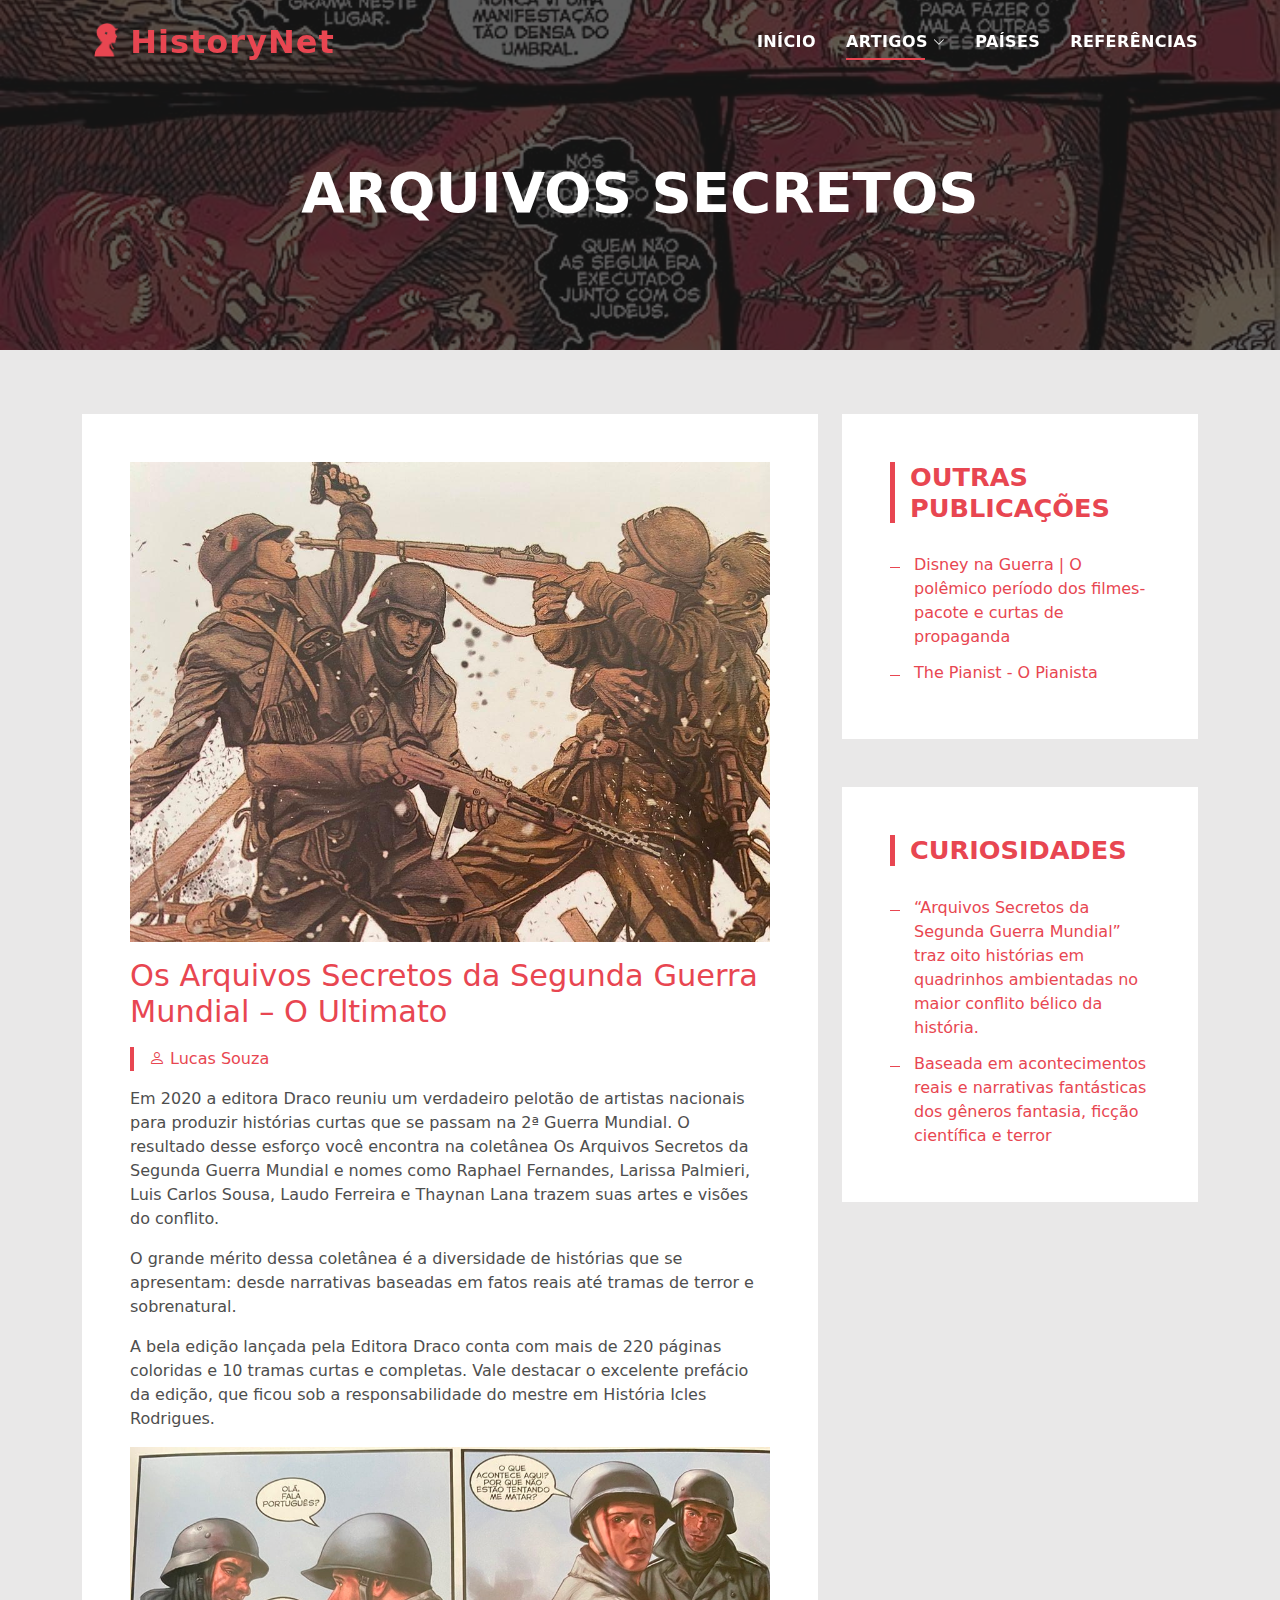
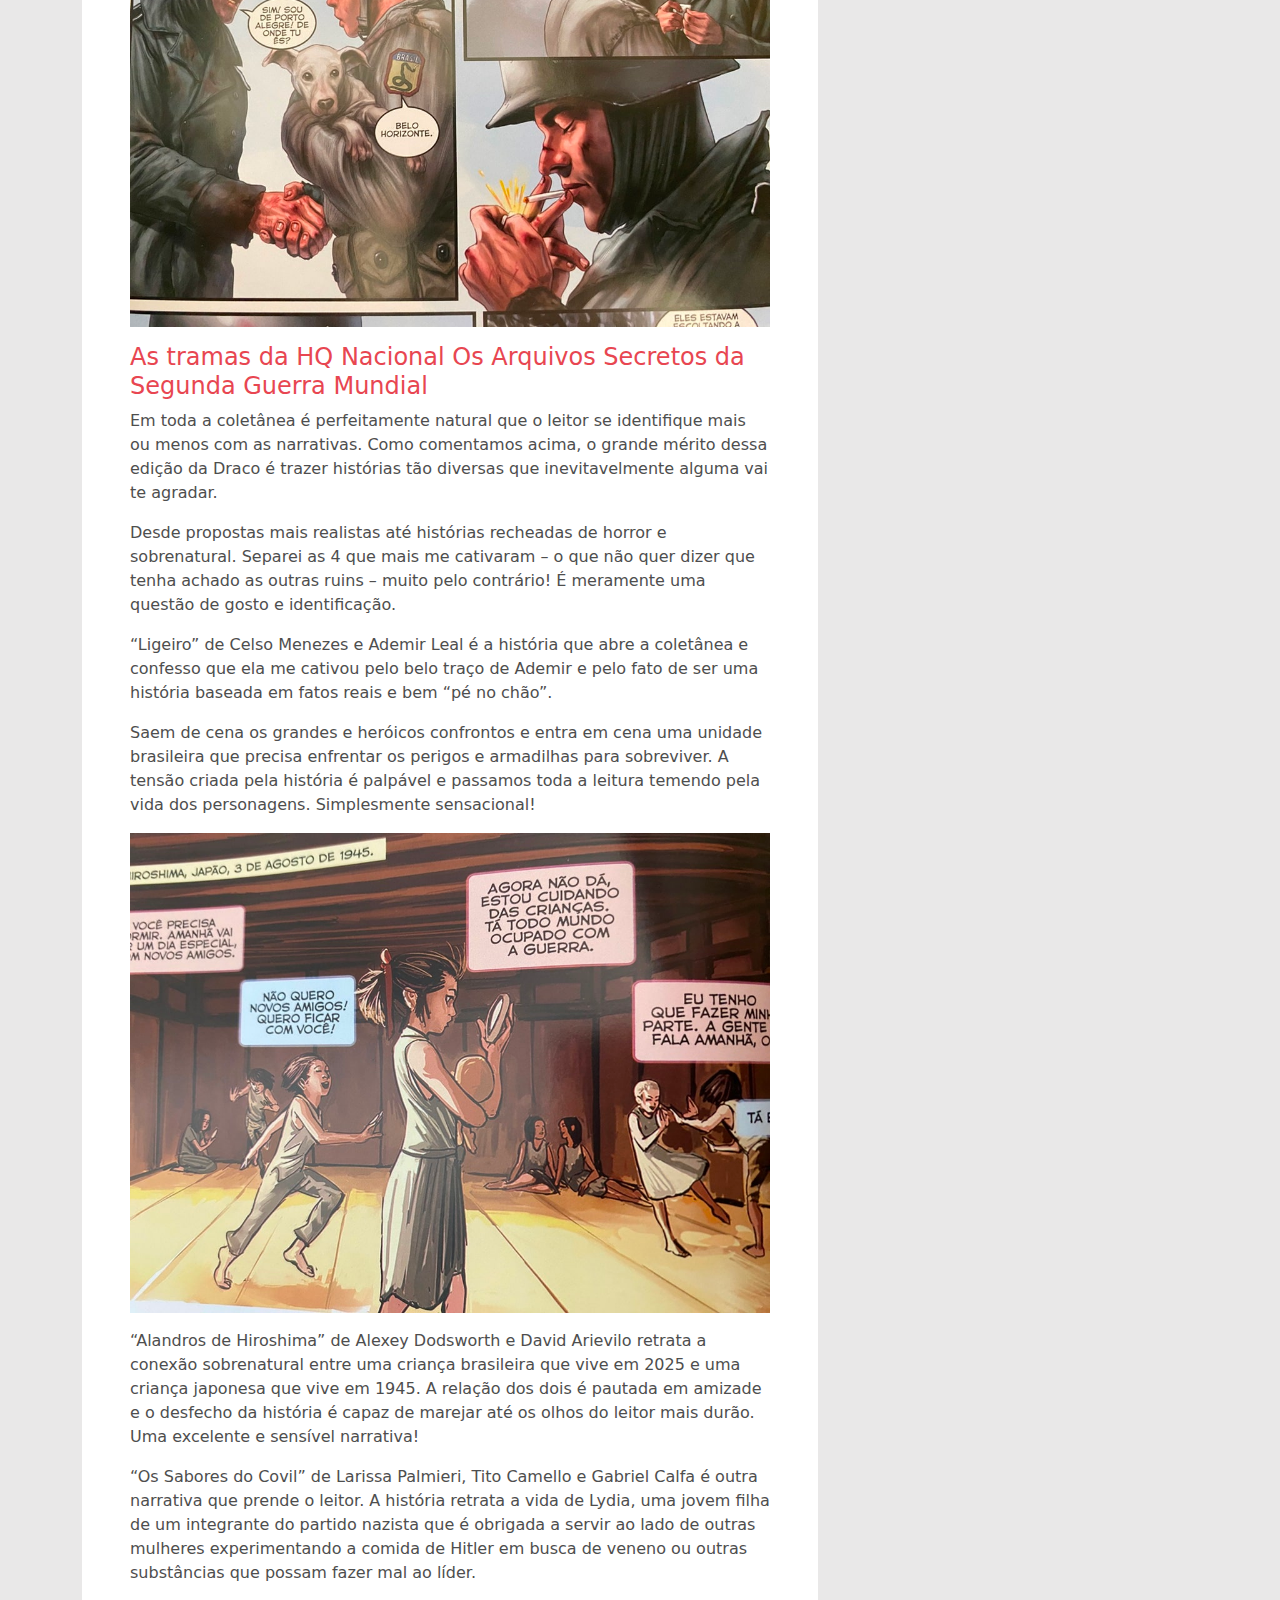
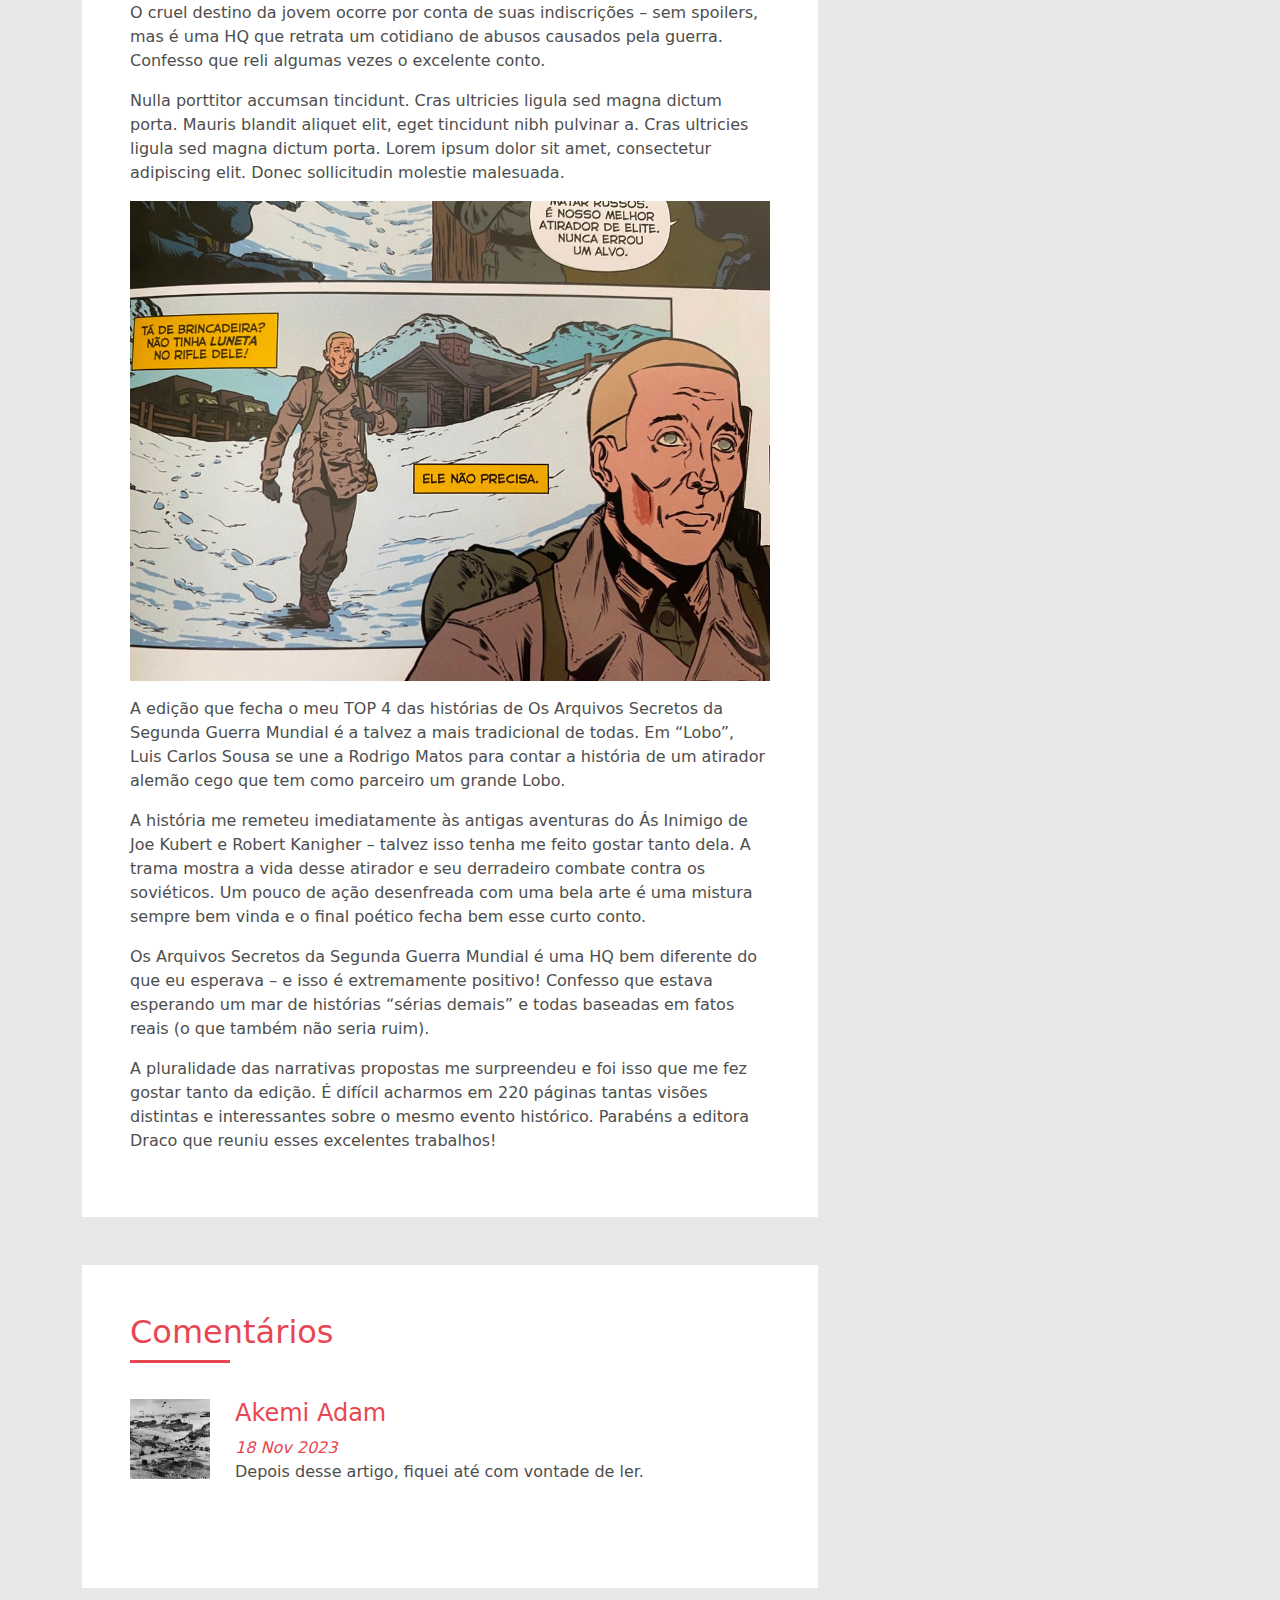
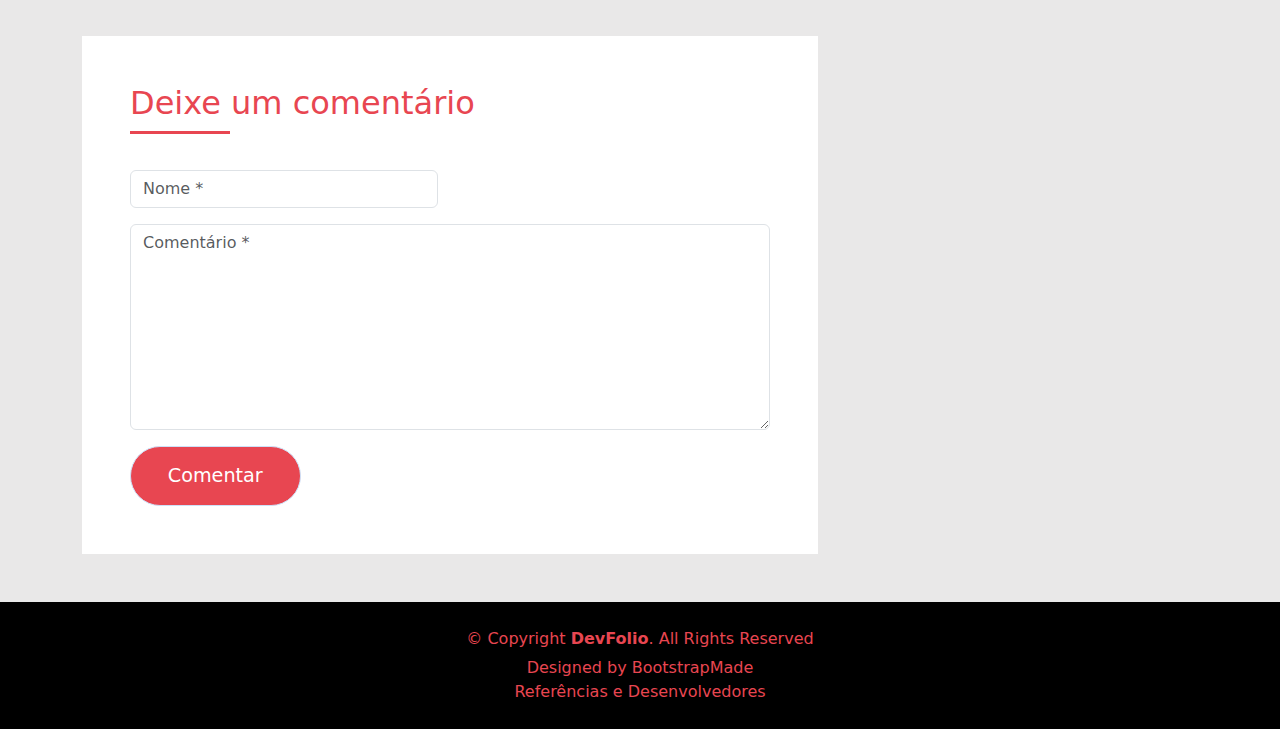
<file: pages/blog-hq.html>
<!DOCTYPE html>
<html lang="en">

<head>
  <meta charset="utf-8">
  <meta content="width=device-width, initial-scale=1.0" name="viewport">

  <title>HistoryNet - Hq</title>
  <meta content="" name="description">
  <meta content="" name="keywords">

  <!-- Favicons -->
  <link href="./../assets/img/favicon.png" rel="icon">
  <link href="./../assets/img/apple-touch-icon.png" rel="apple-touch-icon">

  <!-- Vendor CSS Files -->
  <link href="./../assets/vendor/bootstrap/css/bootstrap.min.css" rel="stylesheet">
  <link href="./../assets/vendor/bootstrap-icons/bootstrap-icons.css" rel="stylesheet">
  <link href="./../assets/vendor/glightbox/css/glightbox.min.css" rel="stylesheet">
  <link href="./../assets/vendor/swiper/swiper-bundle.min.css" rel="stylesheet">

  <!-- Template Main CSS File -->
  <link href="./../assets/css/style.css" rel="stylesheet">

  <!-- =======================================================
  * Template Name: DevFolio
  * Updated: May 30 2023 with Bootstrap v5.3.0
  * Template URL: https://bootstrapmade.com/devfolio-bootstrap-portfolio-html-template/
  * Author: BootstrapMade.com
  * License: https://bootstrapmade.com/license/
  ======================================================== -->
</head>

<body>

  <!-- ======= Header ======= -->
  <header id="header" class="fixed-top">
    <div class="container d-flex align-items-center justify-content-between">

      <div class="d-flex justify-content-between align-items-center">
        <img src="./.././assets/img/logo-final.png" alt="Soldado de lado com um quadrado no centro" class="img-fluid" style="height: 2.5rem;">
        <h1 class="logo"><a href="../index.html">HistoryNet</a></h1>
      </div>
      <!-- Uncomment below if you prefer to use an image logo -->
      <!-- <a href="index.html" class="logo"><img src="./../assets/img/logo.png" alt="" class="img-fluid"></a>-->

      <nav id="navbar" class="navbar">
        <ul>
          <li><a class="nav-link scrollto" href="./../index.html">Início</a></li>
          <li class="dropdown"><a class="nav-link scrollto active" href="#"><span>Artigos</span> <i class="bi bi-chevron-down"></i></a>
            <ul>
              <li><a href="./blog-disney.html">Disney</a></li>
              <li><a href="./blog-hq.html">Arquivos Secretos</a></li>
              <li><a href="./blog-pianist.html">O Pianista</a></li>
            </ul>
          </li>
          <li><a class="nav-link scrollto" href="./../index.html#map">Países</a></li>
          <li><a class="nav-link scrollto" href="./referencias.html">Referências</a></li>
        </ul>
        <i class="bi bi-list mobile-nav-toggle"></i>
      </nav><!-- .navbar -->

    </div>
  </header><!-- End Header -->

  <div class="hero hero-single route bg-image" style="background-image: url(./../assets/img/img-pages/hq-guerra-004.jpg)">
    <div class="overlay-mf"></div>
    <div class="hero-content display-table">
      <div class="table-cell">
        <div class="container">
          <h2 class="hero-title mb-4">Arquivos Secretos</h2>
        </div>
      </div>
    </div>
  </div>

  <main id="main">

    <!-- ======= Blog Single Section ======= -->
    <section class="blog-wrapper sect-pt4" id="blog">
      <div class="container">
        <div class="row">
          <div class="col-md-8">
            <div class="post-box">
              <div class="post-thumb">
                <img src="./../assets/img/post-2.jpg" class="img-fluid" alt="">
              </div>
              <div class="post-meta">
                <h1 class="article-title">Os Arquivos Secretos da Segunda Guerra Mundial – O Ultimato</h1>
                <ul>
                  <li>
                    <span class="bi bi-person"></span>
                    <a href="#"> Lucas Souza</a>
                  </li>
                </ul>
              </div>
              <div class="article-content">
                <p>
                  Em 2020 a editora Draco reuniu um verdadeiro pelotão de artistas nacionais para produzir histórias curtas que se 
                  passam na 2ª Guerra Mundial. O resultado desse esforço você encontra na coletânea Os Arquivos Secretos da Segunda 
                  Guerra Mundial  e nomes como Raphael Fernandes, Larissa Palmieri, Luis Carlos Sousa, Laudo Ferreira e Thaynan Lana 
                  trazem suas artes e visões do conflito.
                </p>
                <p>
                  O grande mérito dessa coletânea é a diversidade de histórias que se apresentam: desde narrativas baseadas em fatos 
                  reais até tramas de terror e sobrenatural.
                </p>
                <p>
                  A bela edição lançada pela Editora Draco conta com mais de 220 páginas coloridas e 10 tramas curtas e completas. Vale 
                  destacar o excelente prefácio da edição, que ficou sob a responsabilidade do mestre em História Icles Rodrigues. 
                </p>
                <p>
                  <img src="./../assets/img/img-pages/hq-guerra-001.jpg" class="img-fluid" alt="">
                </p>
                <h4>As tramas da HQ Nacional Os Arquivos Secretos da Segunda Guerra Mundial</h4>
                <p>Em toda a coletânea é perfeitamente natural que o leitor se identifique mais ou menos com as narrativas. 
                  Como comentamos acima, o grande mérito dessa edição da Draco é trazer histórias tão diversas que inevitavelmente 
                  alguma vai te agradar.
                </p>
                <p>
                  Desde propostas mais realistas até histórias recheadas de horror e sobrenatural. Separei as 4 que mais me cativaram – 
                  o que não quer dizer que tenha achado as outras ruins – muito pelo contrário! É meramente uma questão de gosto e identificação.
                </p>
                <p>
                  “Ligeiro” de Celso Menezes e Ademir Leal é a história que abre a coletânea e confesso que ela me cativou pelo belo traço 
                  de Ademir e pelo fato de ser uma história baseada em fatos reais e bem “pé no chão”.
                </p>
                <p>
                  Saem de cena os grandes e heróicos confrontos e entra em cena uma unidade brasileira que precisa enfrentar os perigos e 
                  armadilhas para sobreviver. A tensão criada pela história é palpável e passamos toda a leitura temendo pela vida dos personagens. 
                  Simplesmente sensacional!
                </p>
                <p>
                  <img src="./../assets/img/img-pages/hq-guerra-002.jpg" class="img-fluid" alt="">
                </p>
                <p>
                  “Alandros de Hiroshima” de Alexey Dodsworth e David Arievilo retrata a conexão sobrenatural entre uma criança 
                  brasileira que vive em 2025 e uma criança japonesa que vive em 1945. A relação dos dois é pautada em amizade e 
                  o desfecho da história é capaz de marejar até os olhos do leitor mais durão. Uma excelente e sensível narrativa!
                </p>
                <p>
                  “Os Sabores do Covil” de Larissa Palmieri, Tito Camello e Gabriel Calfa é outra narrativa que prende o leitor. 
                  A história retrata a vida de Lydia, uma jovem filha de um integrante do partido nazista que é obrigada a servir 
                  ao lado de outras mulheres experimentando a comida de Hitler em busca de veneno ou outras substâncias que possam fazer mal ao líder.
                </p>
                <p>
                  O cruel destino da jovem ocorre por conta de suas indiscrições – sem spoilers, mas é uma HQ que retrata um cotidiano de abusos causados 
                  pela guerra. Confesso que reli algumas vezes o excelente conto.
                </p>
                <p>
                  Nulla porttitor accumsan tincidunt. Cras ultricies ligula sed magna dictum porta. Mauris blandit
                  aliquet elit, eget tincidunt
                  nibh pulvinar a. Cras ultricies ligula sed magna dictum porta. Lorem ipsum dolor sit amet,
                  consectetur adipiscing elit. Donec sollicitudin molestie malesuada.
                </p>
                <p>
                  <img src="./../assets/img/img-pages/hq-guerra-003.jpg" class="img-fluid" alt="">
                </p>
                <p>
                  A edição que fecha o meu TOP 4 das histórias de Os Arquivos Secretos da Segunda Guerra Mundial é a 
                  talvez a mais tradicional de todas. Em “Lobo”, Luis Carlos Sousa se une a Rodrigo Matos para contar 
                  a história de um atirador alemão cego que tem como parceiro um grande Lobo.
                </p>
                <p>A história me remeteu imediatamente às antigas aventuras do Ás Inimigo de Joe Kubert e Robert Kanigher
                  – talvez isso tenha me feito gostar tanto dela. A trama mostra a vida desse atirador e seu derradeiro 
                  combate contra os soviéticos. Um pouco de ação desenfreada com uma bela arte é uma mistura sempre bem 
                  vinda e o final poético fecha bem esse curto conto.
                </p>
                <p>
                  Os Arquivos Secretos da Segunda Guerra Mundial  é uma HQ bem diferente do que eu esperava – e isso é extremamente 
                  positivo! Confesso que estava esperando um mar de histórias “sérias demais” e todas baseadas em fatos reais (o que também não seria ruim).
                </p>
                <p>
                  A pluralidade das narrativas propostas me surpreendeu e foi isso que me fez gostar tanto da edição. É difícil 
                  acharmos em 220 páginas tantas visões distintas e interessantes sobre o mesmo evento histórico. Parabéns a editora 
                  Draco que reuniu esses excelentes trabalhos!
                </p>
              </div>
            </div>
            <div class="box-comments">
              <div class="title-box-2">
                <h4 class="title-comments title-left">Comentários</h4>
              </div>
              <ul class="list-comments" id="list-comments">
                <li>
                  <div class="comment-avatar">
                    <img src="./../assets/img/testimonial-2.jpg" alt="">
                  </div>
                  <div class="comment-details">
                    <h4 class="comment-author">Akemi Adam</h4>
                    <span>18 Nov 2023</span>
                    <p>
                      Depois desse artigo, fiquei até com vontade de ler.
                    </p>
                    
                  </div>
                </li>
                
              </ul>
            </div>
            <div class="form-comments">
              <div class="title-box-2">
                <h3 class="title-left">
                  Deixe um comentário
                </h3>
              </div>
              <form class="form-mf">
                <div class="row">
                  <div class="col-md-6 mb-3">
                    <div class="form-group">
                      <input type="text" class="form-control input-mf" id="inputName" placeholder="Nome *" required>
                    </div>
                  </div>

                  <div class="col-md-12 mb-3">
                    <div class="form-group">
                      <textarea id="textMessage" class="form-control input-mf" placeholder="Comentário *" name="message" cols="45" rows="8" required></textarea>
                    </div>
                  </div>
                  <div class="col-md-12">
                    <button type="button" class="button button-a button-big button-rouded" id="commentButton">Comentar</button>
                  </div>
                </div>
              </form>
            </div>
          </div>
          <div class="col-md-4">
            <div class="widget-sidebar">
              <h5 class="sidebar-title">Outras Publicações</h5>
              <div class="sidebar-content">
                <ul class="list-sidebar">
                  <li>
                    <a href="blog-disney.html">Disney na Guerra | O polêmico período dos filmes-pacote e curtas de propaganda</a>
                  </li>
                  <li>
                    <a href="blog-pianist.html">The Pianist - O Pianista</a>
                  </li>
                </ul>
              </div>
            </div>
            <div class="widget-sidebar">
              <h5 class="sidebar-title">Curiosidades</h5>
              <div class="sidebar-content">
                <ul style="color: #E84651;" class="list-sidebar">
                  <li>
                    “Arquivos Secretos da Segunda Guerra Mundial” traz oito histórias em quadrinhos ambientadas no maior conflito bélico da história.
                  </li>
                  <li>
                    Baseada em acontecimentos reais e narrativas fantásticas dos gêneros fantasia, ficção científica e terror
                  </li>
                </ul>
              </div>
            </div>
          </div>
        </div>
      </div>
    </section><!-- End Blog Single Section -->

  </main><!-- End #main -->

    <!-- ======= Footer ======= -->
  <footer>
    <div class="container">
      <div class="row">
        <div class="col-sm-12">
          <div class="copyright-box">
            <p class="copyright">&copy; Copyright <strong>DevFolio</strong>. All Rights Reserved</p>
            <div class="credits">
              <!--
              All the links in the footer should remain intact.
              You can delete the links only if you purchased the pro version.
              Licensing information: https://bootstrapmade.com/license/
              Purchase the pro version with working PHP/AJAX contact form: https://bootstrapmade.com/buy/?theme=DevFolio
            -->
              Designed by <a href="https://bootstrapmade.com/">BootstrapMade</a>
            </div>
          </div>
          <a href="./referencias.html">Referências e Desenvolvedores</a>
        </div>
      </div>
    </div>
  </footer><!-- End  Footer -->

  <div id="preloader"></div>
  <a href="#" class="back-to-top d-flex align-items-center justify-content-center"><i class="bi bi-arrow-up-short"></i></a>

  <!-- Vendor JS Files -->
  <script src="./../assets/vendor/purecounter/purecounter_vanilla.js"></script>
  <script src="./../assets/vendor/bootstrap/js/bootstrap.bundle.min.js"></script>
  <script src="./../assets/vendor/glightbox/js/glightbox.min.js"></script>
  <script src="./../assets/vendor/swiper/swiper-bundle.min.js"></script>
  <script src="./../assets/vendor/typed.js/typed.umd.js"></script>
  <script src="./../assets/vendor/php-email-form/validate.js"></script>

  <!-- Template Main JS File -->
  <script src="./../assets/js/main.js"></script>
  <script src="./../assets/js/comment.js"></script>
</body>

</html>
</file>
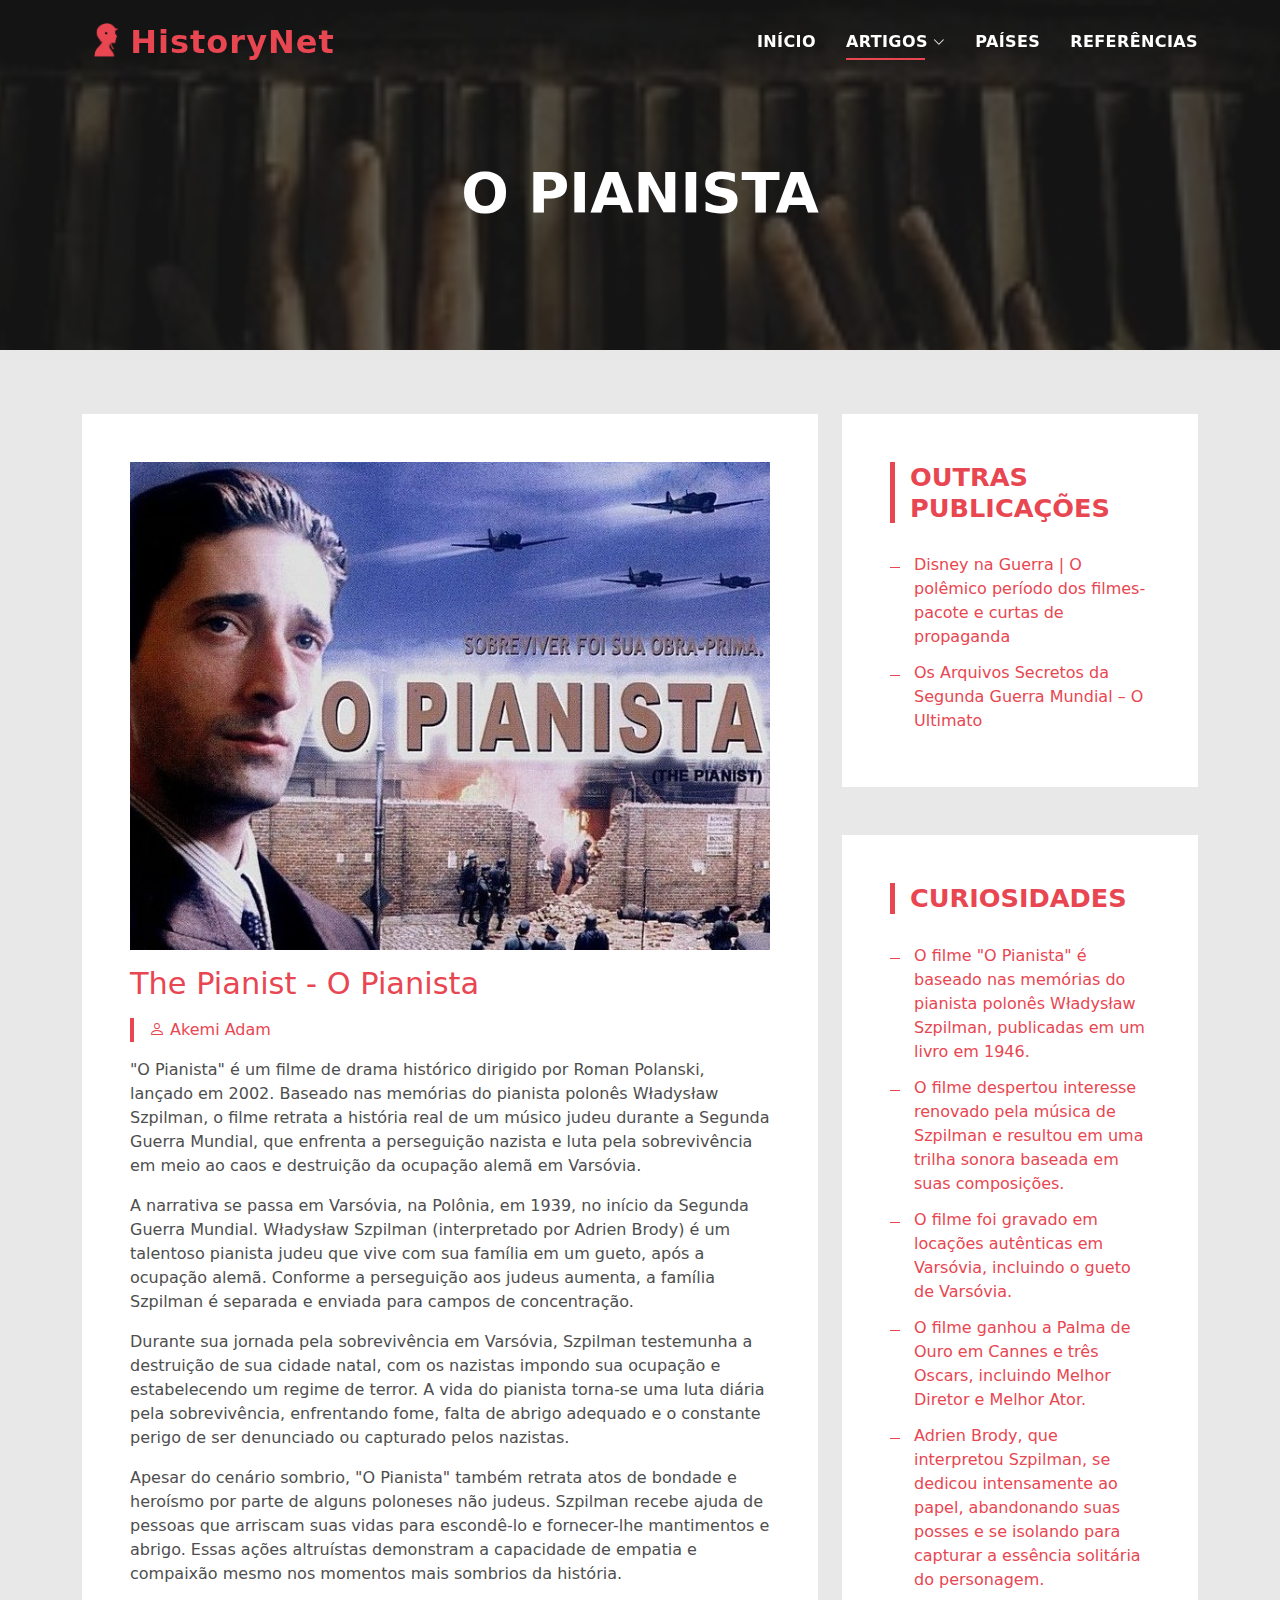
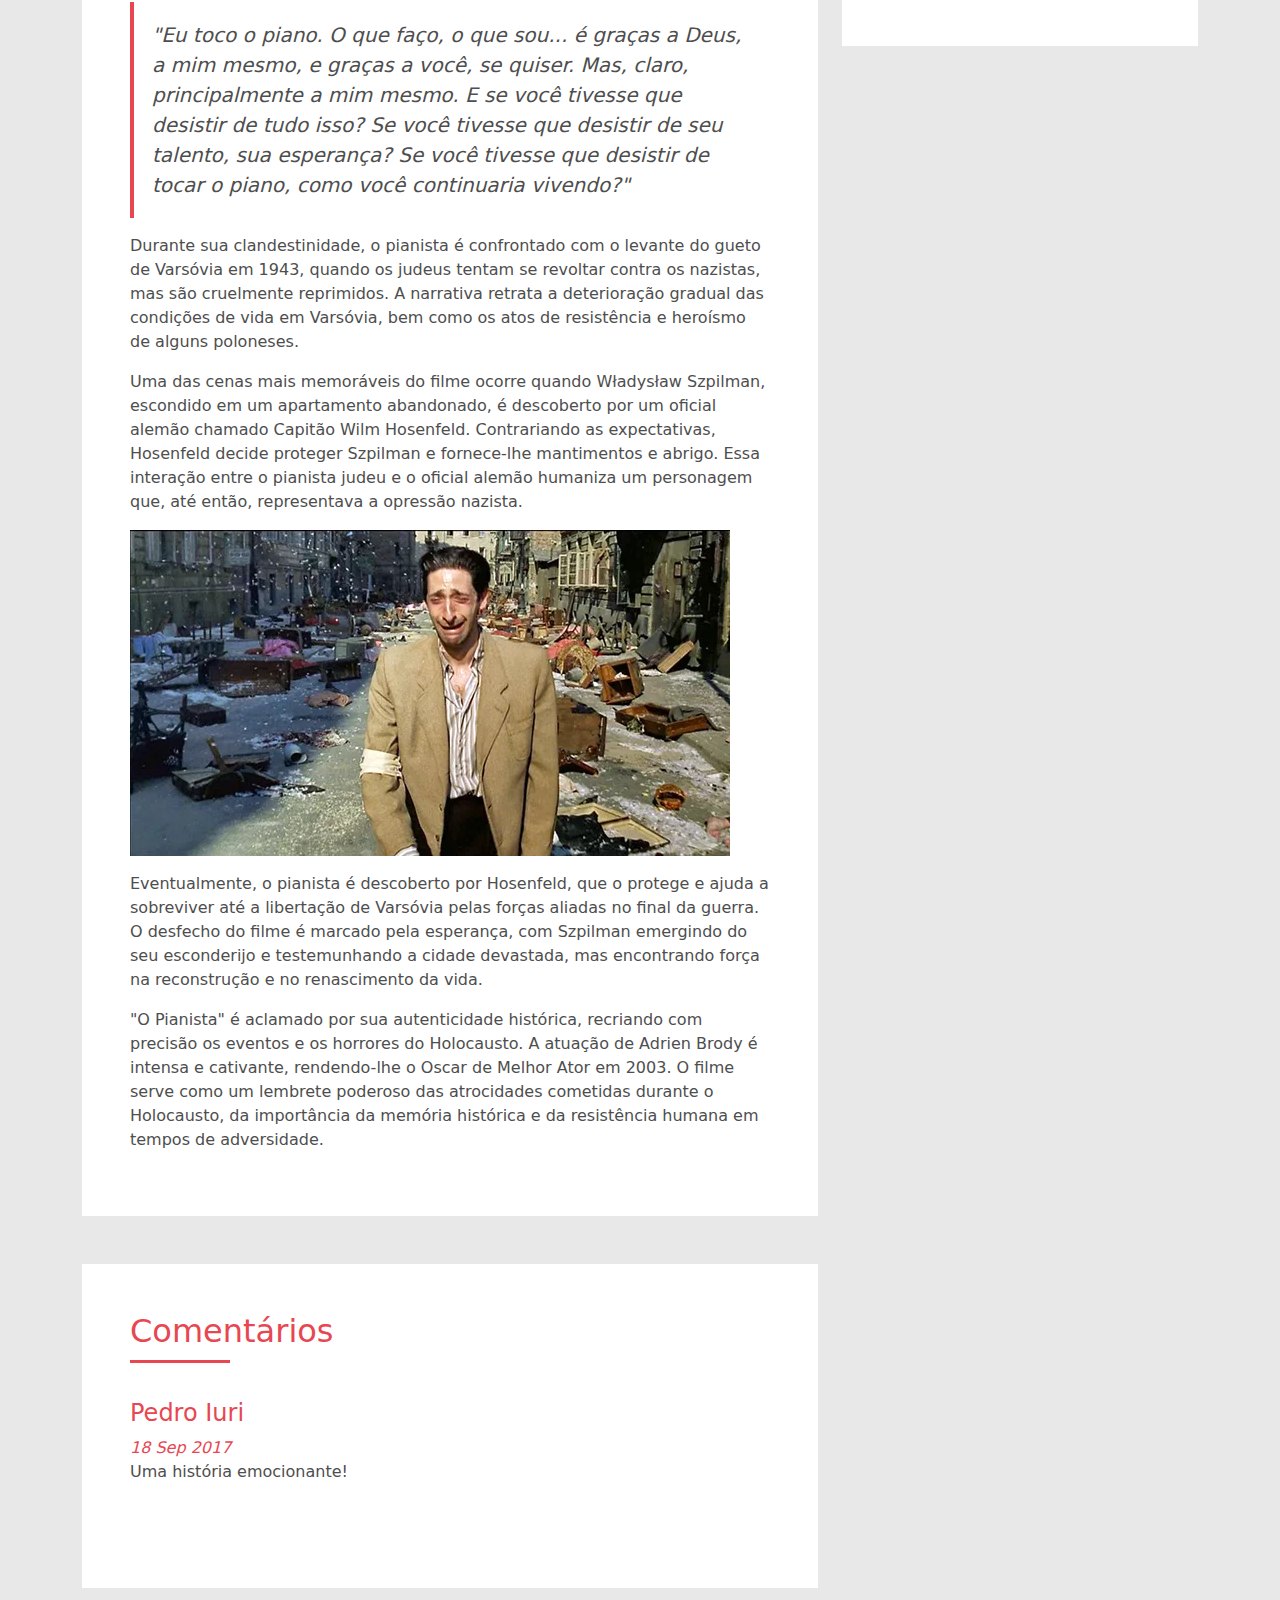
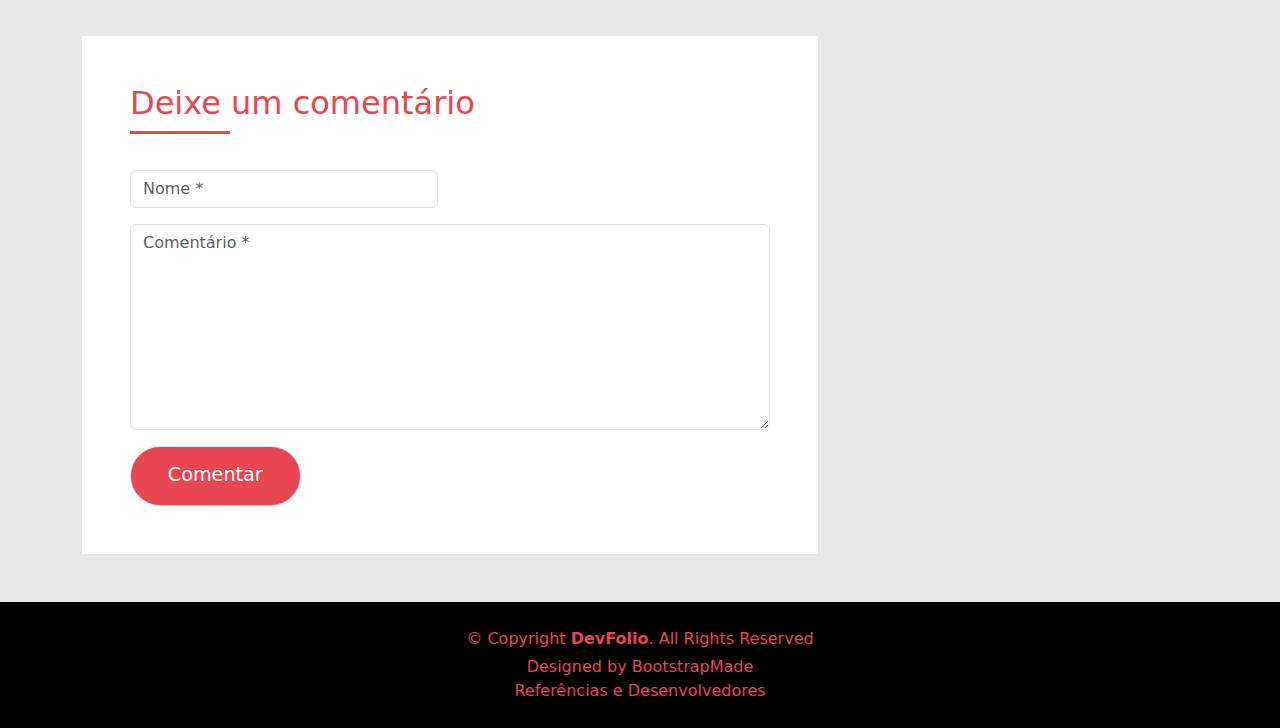
<file: pages/blog-pianist.html>
<!DOCTYPE html>
<html lang="en">

<head>
  <meta charset="utf-8">
  <meta content="width=device-width, initial-scale=1.0" name="viewport">

  <title>HistoryNet - O Pianista</title>
  <meta content="" name="description">
  <meta content="" name="keywords">

  <!-- Favicons -->
  <link href="./../assets/img/favicon.png" rel="icon">
  <link href="./../assets/img/apple-touch-icon.png" rel="apple-touch-icon">

  <!-- Vendor CSS Files -->
  <link href="./../assets/vendor/bootstrap/css/bootstrap.min.css" rel="stylesheet">
  <link href="./../assets/vendor/bootstrap-icons/bootstrap-icons.css" rel="stylesheet">
  <link href="./../assets/vendor/glightbox/css/glightbox.min.css" rel="stylesheet">
  <link href="./../assets/vendor/swiper/swiper-bundle.min.css" rel="stylesheet">

  <!-- Template Main CSS File -->
  <link href="./../assets/css/style.css" rel="stylesheet">

  <!-- =======================================================
  * Template Name: DevFolio
  * Updated: May 30 2023 with Bootstrap v5.3.0
  * Template URL: https://bootstrapmade.com/devfolio-bootstrap-portfolio-html-template/
  * Author: BootstrapMade.com
  * License: https://bootstrapmade.com/license/
  ======================================================== -->
</head>

<body>

  <!-- ======= Header ======= -->
  <header id="header" class="fixed-top">
    <div class="container d-flex align-items-center justify-content-between">

      <div class="d-flex justify-content-between align-items-center">
        <img src="./.././assets/img/logo-final.png" alt="Soldado de lado com um quadrado no centro" class="img-fluid" style="height: 2.5rem;">
        <h1 class="logo"><a href="../index.html">HistoryNet</a></h1>
      </div>
      <!-- Uncomment below if you prefer to use an image logo -->
      <!-- <a href="index.html" class="logo"><img src="./../assets/img/logo.png" alt="" class="img-fluid"></a>-->

      <nav id="navbar" class="navbar">
        <ul>
          <li><a class="nav-link scrollto" href="./../index.html">Início</a></li>
          <li class="dropdown"><a class="nav-link scrollto active" href="#"><span>Artigos</span> <i class="bi bi-chevron-down"></i></a>
            <ul>
              <li><a href="./blog-disney.html">Disney</a></li>
              <li><a href="./blog-hq.html">Arquivos Secretos</a></li>
              <li><a href="./blog-pianist.html">O Pianista</a></li>
            </ul>
          </li>
          <li><a class="nav-link scrollto" href="./../index.html#map">Países</a></li>
          <li><a class="nav-link scrollto" href="./referencias.html">Referências</a></li>
        </ul>
        <i class="bi bi-list mobile-nav-toggle"></i>
      </nav><!-- .navbar -->

    </div>
  </header><!-- End Header -->

  <div class="hero hero-single route bg-image" style="background-image: url(./../assets/img/img-pages/pianista-guerra-001.jpg)">
    <div class="overlay-mf"></div>
    <div class="hero-content display-table">
      <div class="table-cell">
        <div class="container">
          <h2 class="hero-title mb-4">O Pianista</h2>
        </div>
      </div>
    </div>
  </div>

  <main id="main">

    <!-- ======= Blog Single Section ======= -->
    <section class="blog-wrapper sect-pt4" id="blog">
      <div class="container">
        <div class="row">
          <div class="col-md-8">
            <div class="post-box">
              <div class="post-thumb">
                <img src="./../assets/img/post-3.jpg" class="img-fluid" alt="">
              </div>
              <div class="post-meta">
                <h1 class="article-title">The Pianist - O Pianista</h1>
                <ul>
                  <li>
                    <span class="bi bi-person"></span>
                    <a href="#">Akemi Adam</a>
                  </li>
                </ul>
              </div>
              <div class="article-content">
                <p>
                  "O Pianista" é um filme de drama histórico dirigido por Roman Polanski, lançado em 2002. Baseado nas memórias do pianista polonês Władysław Szpilman, o filme retrata a história real de um músico judeu durante a Segunda Guerra Mundial, que enfrenta a perseguição nazista e luta pela sobrevivência em meio ao caos e destruição da ocupação alemã em Varsóvia.
                </p>
                <p>
                  A narrativa se passa em Varsóvia, na Polônia, em 1939, no início da Segunda Guerra Mundial. Władysław Szpilman (interpretado por Adrien Brody) é um talentoso pianista judeu que vive com sua família em um gueto, após a ocupação alemã. Conforme a perseguição aos judeus aumenta, a família Szpilman é separada e enviada para campos de concentração.
                </p>
                <p>
                  Durante sua jornada pela sobrevivência em Varsóvia, Szpilman testemunha a destruição de sua cidade natal, com os nazistas impondo sua ocupação e estabelecendo um regime de terror. A vida do pianista torna-se uma luta diária pela sobrevivência, enfrentando fome, falta de abrigo adequado e o constante perigo de ser denunciado ou capturado pelos nazistas.
                </p>
                <p>
                  Apesar do cenário sombrio, "O Pianista" também retrata atos de bondade e heroísmo por parte de alguns poloneses não judeus. Szpilman recebe ajuda de pessoas que arriscam suas vidas para escondê-lo e fornecer-lhe mantimentos e abrigo. Essas ações altruístas demonstram a capacidade de empatia e compaixão mesmo nos momentos mais sombrios da história.
                </p>
                <blockquote class="blockquote">
                  <p class="mb-0">"Eu toco o piano. O que faço, o que sou... é graças a Deus, a mim mesmo, e graças a você, se quiser. Mas, claro, principalmente a mim mesmo. E se você tivesse que desistir de tudo isso? Se você tivesse que desistir de seu talento, sua esperança? Se você tivesse que desistir de tocar o piano, como você continuaria vivendo?"</p>
                </blockquote>
                <p>
                  Durante sua clandestinidade, o pianista é confrontado com o levante do gueto de Varsóvia em 1943, quando os judeus tentam se revoltar contra os nazistas, mas são cruelmente reprimidos. A narrativa retrata a deterioração gradual das condições de vida em Varsóvia, bem como os atos de resistência e heroísmo de alguns poloneses.
                </p>
                <p>
                  Uma das cenas mais memoráveis ​do filme ocorre quando Władysław Szpilman, escondido em um apartamento abandonado, é descoberto por um oficial alemão chamado Capitão Wilm Hosenfeld. Contrariando as expectativas, Hosenfeld decide proteger Szpilman e fornece-lhe mantimentos e abrigo. Essa interação entre o pianista judeu e o oficial alemão humaniza um personagem que, até então, representava a opressão nazista.
                </p>
                <p>
                  <img src="./../assets/img/img-pages/pianista-guerra-002.jpg" class="img-fluid" alt="">
                </p>
                <p>
                  Eventualmente, o pianista é descoberto por Hosenfeld, que o protege e ajuda a sobreviver até a libertação de Varsóvia pelas forças aliadas no final da guerra. O desfecho do filme é marcado pela esperança, com Szpilman emergindo do seu esconderijo e testemunhando a cidade devastada, mas encontrando força na reconstrução e no renascimento da vida.
                </p>
                <p>
                  "O Pianista" é aclamado por sua autenticidade histórica, recriando com precisão os eventos e os horrores do Holocausto. A atuação de Adrien Brody é intensa e cativante, rendendo-lhe o Oscar de Melhor Ator em 2003. O filme serve como um lembrete poderoso das atrocidades cometidas durante o Holocausto, da importância da memória histórica e da resistência humana em tempos de adversidade.
                </p>
              </div>
            </div>

            <div class="box-comments">
              <div class="title-box-2">
              <h4 class="title-comments title-left">Comentários</h4>
              </div>
              <ul class="list-comments" id="list-comments">
                <li>
                  <div class="comment-avatar">
                    <h4 class="comment-author">Pedro Iuri</h4>
                    <span>18 Sep 2017</span>
                    <p>
                      Uma história emocionante!
                    </p>
                  </div>
                </li>
              </ul>
            </div>
            <div class="form-comments">
              <div class="title-box-2">
                <h3 class="title-left">
                  Deixe um comentário
                </h3>
              </div>
              <form class="form-mf">
                <div class="row">
                  <div class="col-md-6 mb-3">
                    <div class="form-group">
                      <input type="text" class="form-control input-mf" id="inputName" placeholder="Nome *" required>
                    </div>
                  </div>

                  <div class="col-md-12 mb-3">
                    <div class="form-group">
                      <textarea id="textMessage" class="form-control input-mf" placeholder="Comentário *" name="message" cols="45" rows="8" required></textarea>
                    </div>
                  </div>
                  <div class="col-md-12">
                    <button type="button" class="button button-a button-big button-rouded" id="commentButton">Comentar</button>
                  </div>
                </div>
              </form>
            </div>
          </div>
          <div class="col-md-4">
            <div class="widget-sidebar">
              <h5 class="sidebar-title">Outras Publicações</h5>
              <div class="sidebar-content">
                <ul class="list-sidebar">
                  <li>
                    <a href="./blog-disney.html">Disney na Guerra | O polêmico período dos filmes-pacote e curtas de propaganda</a>
                  </li>
                  <li>
                    <a href="./blog-hq.html">Os Arquivos Secretos da Segunda Guerra Mundial – O Ultimato</a>
                  </li>
                </ul>
              </div>
            </div>
            <div class="widget-sidebar">
              <h5 class="sidebar-title">curiosidades</h5>
              <div class="sidebar-content">
                <ul class="list-sidebar">
                  <li style="color: #E84651;">
                    O filme "O Pianista" é baseado nas memórias do pianista polonês Władysław Szpilman, publicadas em um livro em 1946.
                  </li>
                  <li style="color: #E84651;">
                    O filme despertou interesse renovado pela música de Szpilman e resultou em uma trilha sonora baseada em suas composições.
                  </li>
                  <li style="color: #E84651;">
                    O filme foi gravado em locações autênticas em Varsóvia, incluindo o gueto de Varsóvia.
                  </li>
                  <li style="color: #E84651;">
                    O filme ganhou a Palma de Ouro em Cannes e três Oscars, incluindo Melhor Diretor e Melhor Ator.
                  </li>
                  <li style="color: #E84651;">
                    Adrien Brody, que interpretou Szpilman, se dedicou intensamente ao papel, abandonando suas posses e se isolando para capturar a essência solitária do personagem.
                  </li>
                </ul>
              </div>
            </div>
          </div>
        </div>
      </div>
    </section><!-- End Blog Single Section -->

  </main><!-- End #main -->

    <!-- ======= Footer ======= -->
  <footer>
    <div class="container">
      <div class="row">
        <div class="col-sm-12">
          <div class="copyright-box">
            <p class="copyright">&copy; Copyright <strong>DevFolio</strong>. All Rights Reserved</p>
            <div class="credits">
              <!--
              All the links in the footer should remain intact.
              You can delete the links only if you purchased the pro version.
              Licensing information: https://bootstrapmade.com/license/
              Purchase the pro version with working PHP/AJAX contact form: https://bootstrapmade.com/buy/?theme=DevFolio
            -->
              Designed by <a href="https://bootstrapmade.com/">BootstrapMade</a>
            </div>
          </div>
          <a href="./referencias.html">Referências e Desenvolvedores</a>
        </div>
      </div>
    </div>
  </footer><!-- End  Footer -->

  <div id="preloader"></div>
  <a href="#" class="back-to-top d-flex align-items-center justify-content-center"><i class="bi bi-arrow-up-short"></i></a>

  <!-- Vendor JS Files -->
  <script src="./../assets/vendor/purecounter/purecounter_vanilla.js"></script>
  <script src="./../assets/vendor/bootstrap/js/bootstrap.bundle.min.js"></script>
  <script src="./../assets/vendor/glightbox/js/glightbox.min.js"></script>
  <script src="./../assets/vendor/swiper/swiper-bundle.min.js"></script>
  <script src="./../assets/vendor/typed.js/typed.umd.js"></script>
  <script src="./../assets/vendor/php-email-form/validate.js"></script>

  <!-- Template Main JS File -->
  <script src="./../assets/js/main.js"></script>
  <script src="./../assets/js/comment.js"></script>
</body>

</html>
</file>
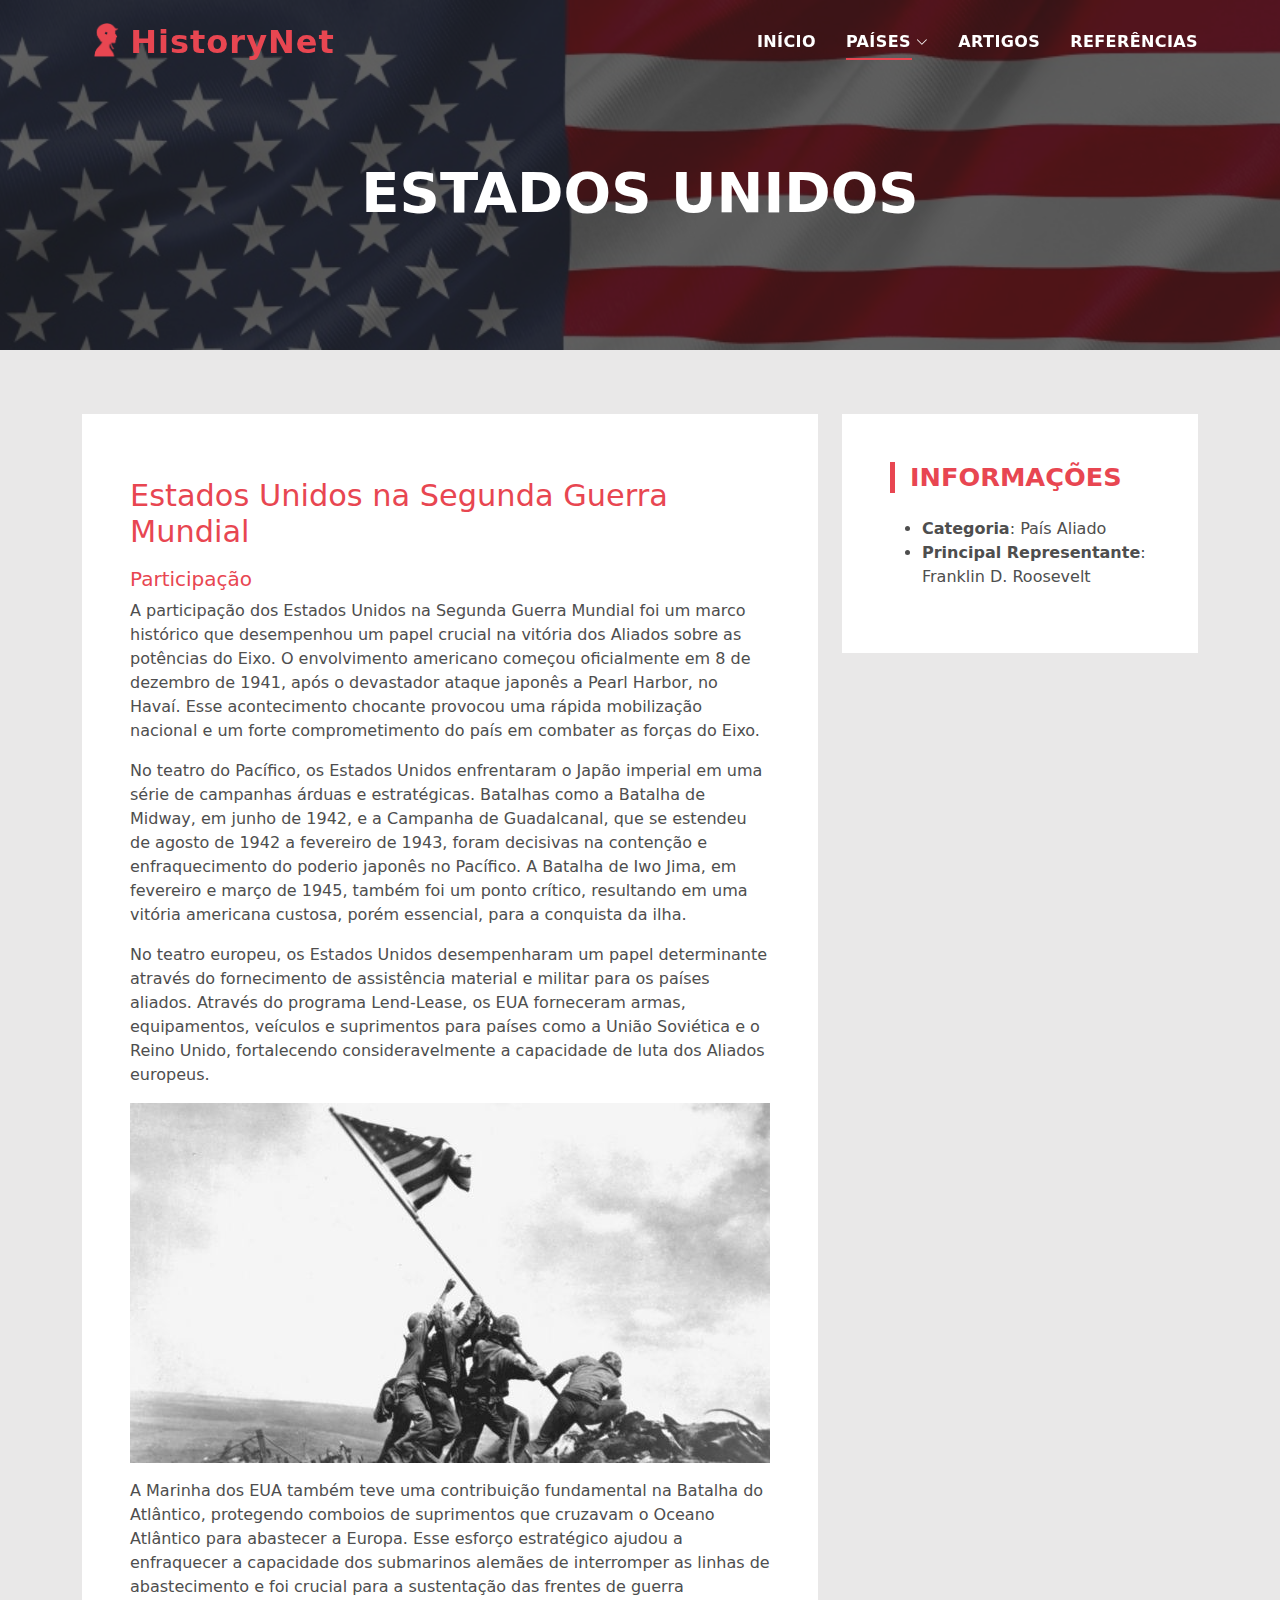
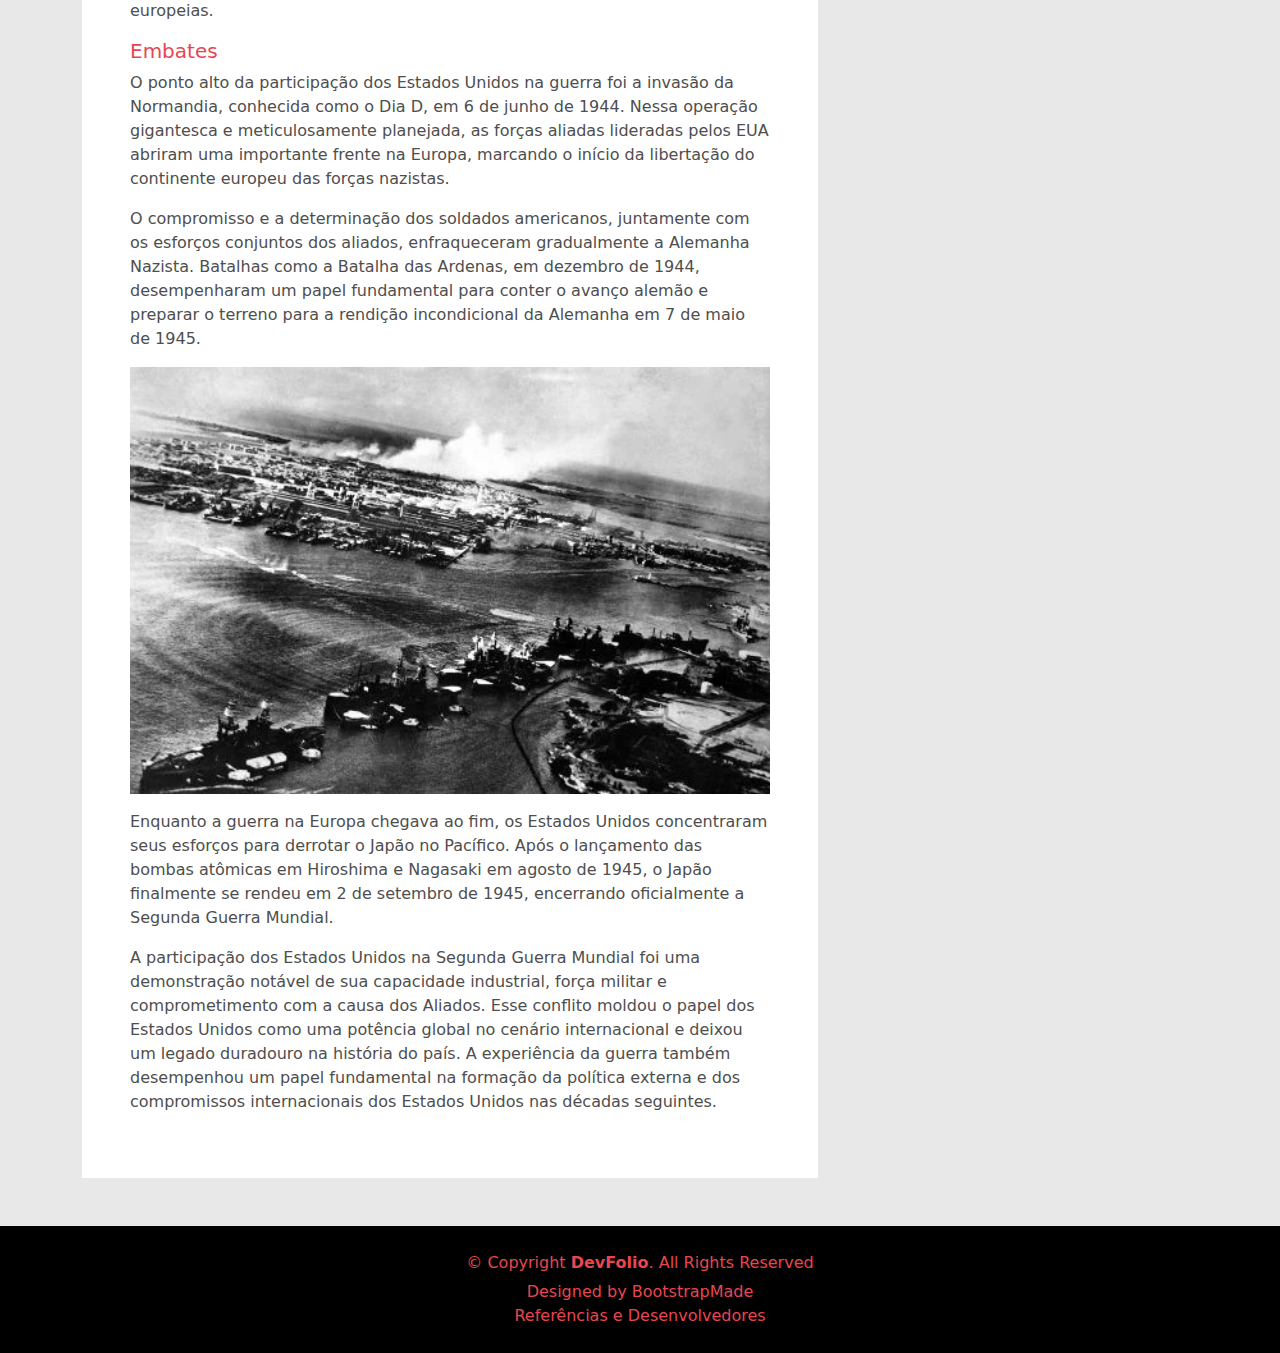
<file: pages/estadosunidos.html>
<!DOCTYPE html>
<html lang="en">

<head>
  <meta charset="utf-8">
  <meta content="width=device-width, initial-scale=1.0" name="viewport">

  <title>Mapa - Estados Unidos</title>
  <meta content="" name="description">
  <meta content="" name="keywords">

  <!-- Favicons -->
  <link href="./../assets/img/favicon.png" rel="icon">
  <link href="./../assets/img/apple-touch-icon.png" rel="apple-touch-icon">

  <!-- Vendor CSS Files -->
  <link href="./../assets/vendor/bootstrap/css/bootstrap.min.css" rel="stylesheet">
  <link href="./../assets/vendor/bootstrap-icons/bootstrap-icons.css" rel="stylesheet">
  <link href="./../assets/vendor/glightbox/css/glightbox.min.css" rel="stylesheet">
  <link href="./../assets/vendor/swiper/swiper-bundle.min.css" rel="stylesheet">

  <!-- Template Main CSS File -->
  <link href="./../assets/css/style.css" rel="stylesheet">

  <!-- =======================================================
  * Template Name: DevFolio
  * Updated: May 30 2023 with Bootstrap v5.3.0
  * Template URL: https://bootstrapmade.com/devfolio-bootstrap-portfolio-html-template/
  * Author: BootstrapMade.com
  * License: https://bootstrapmade.com/license/
  ======================================================== -->
</head>

<body>

  <!-- ======= Header ======= -->
  <header id="header" class="fixed-top">
    <div class="container d-flex align-items-center justify-content-between">

      <div class="d-flex justify-content-between align-items-center">
        <img src="./.././assets/img/logo-final.png" alt="Soldado de lado com um quadrado no centro" class="img-fluid" style="height: 2.5rem;">
        <h1 class="logo"><a href="../index.html">HistoryNet</a></h1>
      </div>
      <!-- Uncomment below if you prefer to use an image logo -->
      <!-- <a href="index.html" class="logo"><img src="./../assets/img/logo.png" alt="" class="img-fluid"></a>-->

      <nav id="navbar" class="navbar">
        <ul>
          <li><a class="nav-link scrollto" href="./../index.html">Início</a></li>
          <li class="dropdown"><a class="nav-link scrollto active" href="#"><span>Países</span> <i class="bi bi-chevron-down"></i></a>
            <ul>
              <li><a href="./../index.html#map">Voltar ao Mapa</a></li>
              <li class="dropdown"><a href="#"><span>Outros Países</span> <i class="bi bi-chevron-right"></i></a>
                <ul>
                  <li><a href="uniaosovietica.html">URSS</a></li>
                  <li><a href="estadosunidos.html">Estados Unidos</a></li>
                  <li><a href="franca.html">França</a></li>
                  <li><a href="reinounido.html">Reino Unido</a></li>
                  <li><a href="alemanha.html">Alemanha</a></li>
                  <li><a href="italia.html">Itália</a></li>
                  <li><a href="japao.html">Japão</a></li>
                </ul>
              </li>
            </ul>
          </li>
          <li><a class="nav-link scrollto" href="./../index.html#blogi">Artigos</a></li>
          <li><a class="nav-link scrollto" href="./referencias.html">Referências</a></li>
        </ul>
        <i class="bi bi-list mobile-nav-toggle"></i>
      </nav><!-- .navbar -->

    </div>
  </header><!-- End Header -->

  <div class="hero hero-single route bg-image" style="background-image: url(./../assets/img/img-pages/eua-bandeira.jpg)">
    <div class="overlay-mf"></div>
    <div class="hero-content display-table">
      <div class="table-cell">
        <div class="container">
          <h2 class="hero-title mb-4">Estados Unidos</h2>
        </div>
      </div>
    </div>
  </div>

  <main id="main">
    <!-- ======= Blog Single Section ======= -->
    <section class="blog-wrapper sect-pt4" id="blog">
      <div class="container">
        <div class="row">
          <div class="col-md-8">
            <div class="post-box">
              <div class="post-meta">
                <h1 class="article-title">Estados Unidos na Segunda Guerra Mundial</h1>
              </div>
              <div class="article-content">
                <h5>Participação</h5>
                <p>
                  A participação dos Estados Unidos na Segunda Guerra Mundial foi um marco histórico que desempenhou um papel crucial na vitória dos Aliados sobre as potências do Eixo. O envolvimento americano começou oficialmente em 8 de dezembro de 1941, após o devastador ataque japonês a Pearl Harbor, no Havaí. Esse acontecimento chocante provocou uma rápida mobilização nacional e um forte comprometimento do país em combater as forças do Eixo.
                </p>
                <p>
                  No teatro do Pacífico, os Estados Unidos enfrentaram o Japão imperial em uma série de campanhas árduas e estratégicas. Batalhas como a Batalha de Midway, em junho de 1942, e a Campanha de Guadalcanal, que se estendeu de agosto de 1942 a fevereiro de 1943, foram decisivas na contenção e enfraquecimento do poderio japonês no Pacífico. A Batalha de Iwo Jima, em fevereiro e março de 1945, também foi um ponto crítico, resultando em uma vitória americana custosa, porém essencial, para a conquista da ilha.
                </p>
                <p>
                  No teatro europeu, os Estados Unidos desempenharam um papel determinante através do fornecimento de assistência material e militar para os países aliados. Através do programa Lend-Lease, os EUA forneceram armas, equipamentos, veículos e suprimentos para países como a União Soviética e o Reino Unido, fortalecendo consideravelmente a capacidade de luta dos Aliados europeus.
                </p>
                <img src="./../assets/img/img-pages/eua.jpg" class="img-fluid w-100 mb-3" alt="">
                <p>
                  A Marinha dos EUA também teve uma contribuição fundamental na Batalha do Atlântico, protegendo comboios de suprimentos que cruzavam o Oceano Atlântico para abastecer a Europa. Esse esforço estratégico ajudou a enfraquecer a capacidade dos submarinos alemães de interromper as linhas de abastecimento e foi crucial para a sustentação das frentes de guerra europeias.
                </p>
                <h5>Embates</h5>
                <p>
                  O ponto alto da participação dos Estados Unidos na guerra foi a invasão da Normandia, conhecida como o Dia D, em 6 de junho de 1944. Nessa operação gigantesca e meticulosamente planejada, as forças aliadas lideradas pelos EUA abriram uma importante frente na Europa, marcando o início da libertação do continente europeu das forças nazistas.
                </p>
                <p>
                  O compromisso e a determinação dos soldados americanos, juntamente com os esforços conjuntos dos aliados, enfraqueceram gradualmente a Alemanha Nazista. Batalhas como a Batalha das Ardenas, em dezembro de 1944, desempenharam um papel fundamental para conter o avanço alemão e preparar o terreno para a rendição incondicional da Alemanha em 7 de maio de 1945.
                </p>
                <img src="./../assets/img/img-pages/usa.webp" class="img-fluid w-100 mb-3" alt="">
                <p>
                  Enquanto a guerra na Europa chegava ao fim, os Estados Unidos concentraram seus esforços para derrotar o Japão no Pacífico. Após o lançamento das bombas atômicas em Hiroshima e Nagasaki em agosto de 1945, o Japão finalmente se rendeu em 2 de setembro de 1945, encerrando oficialmente a Segunda Guerra Mundial.
                </p>
                <p>
                  A participação dos Estados Unidos na Segunda Guerra Mundial foi uma demonstração notável de sua capacidade industrial, força militar e comprometimento com a causa dos Aliados. Esse conflito moldou o papel dos Estados Unidos como uma potência global no cenário internacional e deixou um legado duradouro na história do país. A experiência da guerra também desempenhou um papel fundamental na formação da política externa e dos compromissos internacionais dos Estados Unidos nas décadas seguintes.
                </p>
              </div>
            </div>
          </div>
          <div class="col-md-4">
            <div class="widget-sidebar">
              <h5 class="sidebar-title">Informações</h5>
              <div class="sidebar-content">
                <ul class="list">
                    <li><strong>Categoria</strong>: País Aliado</li>
                    <li><strong>Principal Representante</strong>: Franklin D. Roosevelt</li>
                </ul>
              </div>
            </div>
          </div>
        </div>
      </div>
    </section><!-- End Blog Single Section -->

  </main><!-- End #main -->

    <!-- ======= Footer ======= -->
  <footer>
    <div class="container">
      <div class="row">
        <div class="col-sm-12">
          <div class="copyright-box">
            <p class="copyright">&copy; Copyright <strong>DevFolio</strong>. All Rights Reserved</p>
            <div class="credits">
              <!--
              All the links in the footer should remain intact.
              You can delete the links only if you purchased the pro version.
              Licensing information: https://bootstrapmade.com/license/
              Purchase the pro version with working PHP/AJAX contact form: https://bootstrapmade.com/buy/?theme=DevFolio
            -->
              Designed by <a href="https://bootstrapmade.com/">BootstrapMade</a>
            </div>
          </div>
          <a href="./referencias.html">Referências e Desenvolvedores</a>
        </div>
      </div>
    </div>
  </footer><!-- End  Footer -->

  <div id="preloader"></div>
  <a href="#" class="back-to-top d-flex align-items-center justify-content-center"><i class="bi bi-arrow-up-short"></i></a>

  <!-- Vendor JS Files -->
  <script src="./../assets/vendor/purecounter/purecounter_vanilla.js"></script>
  <script src="./../assets/vendor/bootstrap/js/bootstrap.bundle.min.js"></script>
  <script src="./../assets/vendor/glightbox/js/glightbox.min.js"></script>
  <script src="./../assets/vendor/swiper/swiper-bundle.min.js"></script>
  <script src="./../assets/vendor/typed.js/typed.umd.js"></script>
  <script src="./../assets/vendor/php-email-form/validate.js"></script>

  <!-- Template Main JS File -->
  <script src="./../assets/js/main.js"></script>

</body>

</html>
</file>
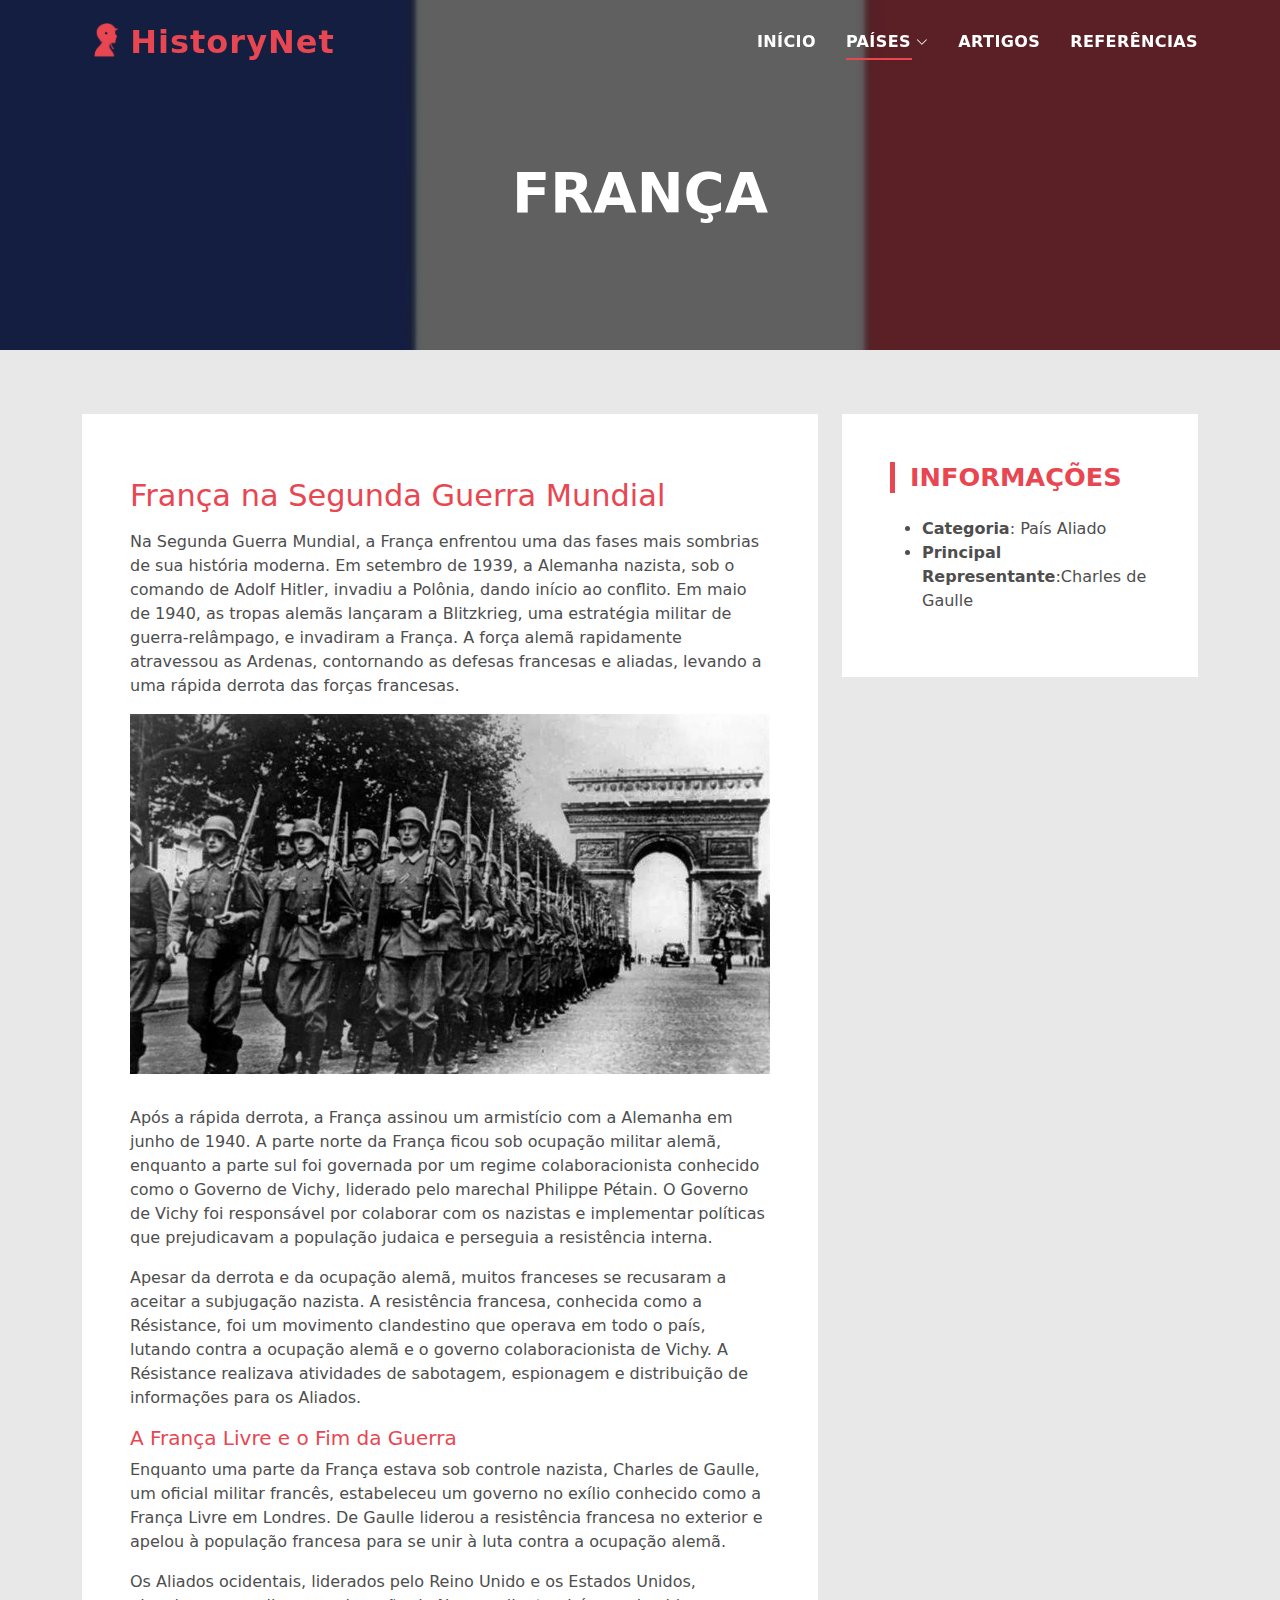
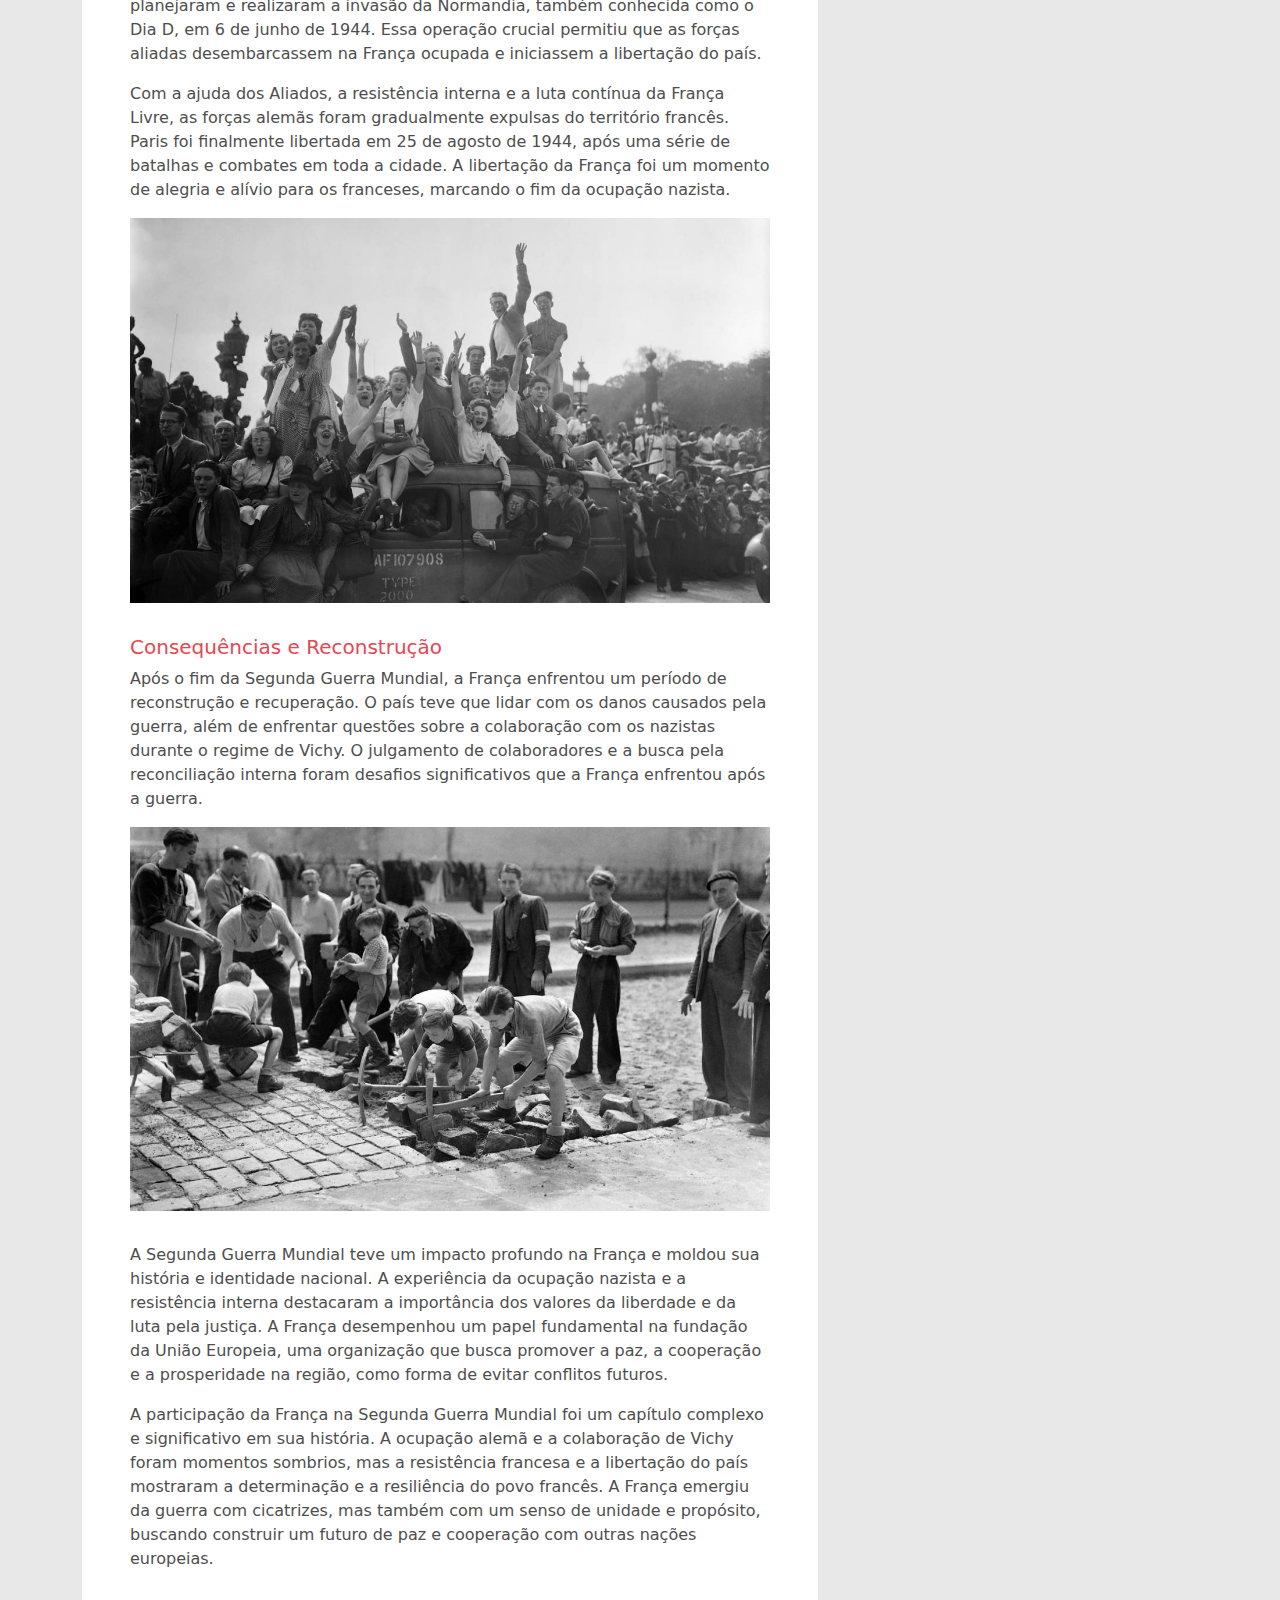
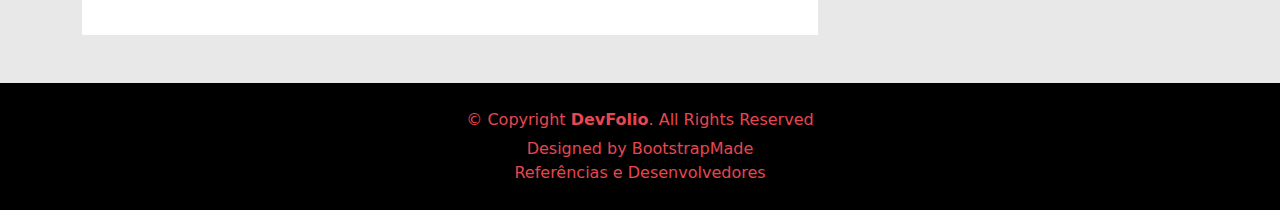
<file: pages/franca.html>
<!DOCTYPE html>
<html lang="en">

<head>
  <meta charset="utf-8">
  <meta content="width=device-width, initial-scale=1.0" name="viewport">

  <title>Mapa - França</title>
  <meta content="" name="description">
  <meta content="" name="keywords">

  <!-- Favicons -->
  <link href="./../assets/img/favicon.png" rel="icon">
  <link href="./../assets/img/apple-touch-icon.png" rel="apple-touch-icon">

  <!-- Vendor CSS Files -->
  <link href="./../assets/vendor/bootstrap/css/bootstrap.min.css" rel="stylesheet">
  <link href="./../assets/vendor/bootstrap-icons/bootstrap-icons.css" rel="stylesheet">
  <link href="./../assets/vendor/glightbox/css/glightbox.min.css" rel="stylesheet">
  <link href="./../assets/vendor/swiper/swiper-bundle.min.css" rel="stylesheet">

  <!-- Template Main CSS File -->
  <link href="./../assets/css/style.css" rel="stylesheet">

  <!-- =======================================================
  * Template Name: DevFolio
  * Updated: May 30 2023 with Bootstrap v5.3.0
  * Template URL: https://bootstrapmade.com/devfolio-bootstrap-portfolio-html-template/
  * Author: BootstrapMade.com
  * License: https://bootstrapmade.com/license/
  ======================================================== -->
</head>

<body>

  <!-- ======= Header ======= -->
  <header id="header" class="fixed-top">
    <div class="container d-flex align-items-center justify-content-between">

      <div class="d-flex justify-content-between align-items-center">
        <img src="./.././assets/img/logo-final.png" alt="Soldado de lado com um quadrado no centro" class="img-fluid" style="height: 2.5rem;">
        <h1 class="logo"><a href="../index.html">HistoryNet</a></h1>
      </div>
      <!-- Uncomment below if you prefer to use an image logo -->
      <!-- <a href="index.html" class="logo"><img src="./../assets/img/logo.png" alt="" class="img-fluid"></a>-->

      <nav id="navbar" class="navbar">
        <ul>
          <li><a class="nav-link scrollto" href="./../index.html">Início</a></li>
          <li class="dropdown"><a class="nav-link scrollto active" href="#"><span>Países</span> <i class="bi bi-chevron-down"></i></a>
            <ul>
              <li><a href="./../index.html#map">Voltar ao Mapa</a></li>
              <li class="dropdown"><a href="#"><span>Outros Países</span> <i class="bi bi-chevron-right"></i></a>
                <ul>
                  <li><a href="uniaosovietica.html">URSS</a></li>
                  <li><a href="estadosunidos.html">Estados Unidos</a></li>
                  <li><a href="franca.html">França</a></li>
                  <li><a href="reinounido.html">Reino Unido</a></li>
                  <li><a href="alemanha.html">Alemanha</a></li>
                  <li><a href="italia.html">Itália</a></li>
                  <li><a href="japao.html">Japão</a></li>
                </ul>
              </li>
            </ul>
          </li>
          <li><a class="nav-link scrollto" href="./../index.html#blogi">Artigos</a></li>
          <li><a class="nav-link scrollto" href="./referencias.html">Referências</a></li>
        </ul>
        <i class="bi bi-list mobile-nav-toggle"></i>
      </nav><!-- .navbar -->

    </div>
  </header><!-- End Header -->

  <div class="hero hero-single route bg-image" style="background-image: url(./../assets/img/img-pages/bandeira-franca.jpg)">
    <div class="overlay-mf"></div>
    <div class="hero-content display-table">
      <div class="table-cell">
        <div class="container">
          <h2 class="hero-title mb-4">França</h2>
        </div>
      </div>
    </div>
  </div>

  <main id="main">
    <!-- ======= Blog Single Section ======= -->
    <section class="blog-wrapper sect-pt4" id="blog">
      <div class="container">
        <div class="row">
          <div class="col-md-8">
            <div class="post-box">
              <div class="post-meta">
                <h1 class="article-title">França na Segunda Guerra Mundial</h1>
              </div>
              <div class="article-content">
                <p>Na Segunda Guerra Mundial, a França enfrentou uma das fases mais sombrias de sua história moderna. Em setembro de 1939, a Alemanha nazista, sob o comando de Adolf Hitler, invadiu a Polônia, dando início ao conflito. Em maio de 1940, as tropas alemãs lançaram a Blitzkrieg, uma estratégia militar de guerra-relâmpago, e invadiram a França. A força alemã rapidamente atravessou as Ardenas, contornando as defesas francesas e aliadas, levando a uma rápida derrota das forças francesas.</p>
                <p>
                    <img src="./../assets/img/img-pages/franca-guerra-001.jpg" class="img-fluid w-100 mb-3" alt="">
                </p>
                <p>Após a rápida derrota, a França assinou um armistício com a Alemanha em junho de 1940. A parte norte da França ficou sob ocupação militar alemã, enquanto a parte sul foi governada por um regime colaboracionista conhecido como o Governo de Vichy, liderado pelo marechal Philippe Pétain. O Governo de Vichy foi responsável por colaborar com os nazistas e implementar políticas que prejudicavam a população judaica e perseguia a resistência interna.</p>
                <p>Apesar da derrota e da ocupação alemã, muitos franceses se recusaram a aceitar a subjugação nazista. A resistência francesa, conhecida como a Résistance, foi um movimento clandestino que operava em todo o país, lutando contra a ocupação alemã e o governo colaboracionista de Vichy. A Résistance realizava atividades de sabotagem, espionagem e distribuição de informações para os Aliados.</p>
                <h5>A França Livre e o Fim da Guerra</h5>
                <p>Enquanto uma parte da França estava sob controle nazista, Charles de Gaulle, um oficial militar francês, estabeleceu um governo no exílio conhecido como a França Livre em Londres. De Gaulle liderou a resistência francesa no exterior e apelou à população francesa para se unir à luta contra a ocupação alemã.</p>
                <p>Os Aliados ocidentais, liderados pelo Reino Unido e os Estados Unidos, planejaram e realizaram a invasão da Normandia, também conhecida como o Dia D, em 6 de junho de 1944. Essa operação crucial permitiu que as forças aliadas desembarcassem na França ocupada e iniciassem a libertação do país.</p>
                <p>Com a ajuda dos Aliados, a resistência interna e a luta contínua da França Livre, as forças alemãs foram gradualmente expulsas do território francês. Paris foi finalmente libertada em 25 de agosto de 1944, após uma série de batalhas e combates em toda a cidade. A libertação da França foi um momento de alegria e alívio para os franceses, marcando o fim da ocupação nazista.</p>
                <p>
                    <img src="./../assets/img/img-pages/franca-guerra-002.jpg" class="img-fluid w-100 mb-3" alt="">
                </p>
                <h5>Consequências e Reconstrução</h5>
                <p>Após o fim da Segunda Guerra Mundial, a França enfrentou um período de reconstrução e recuperação. O país teve que lidar com os danos causados pela guerra, além de enfrentar questões sobre a colaboração com os nazistas durante o regime de Vichy. O julgamento de colaboradores e a busca pela reconciliação interna foram desafios significativos que a França enfrentou após a guerra.</p>
                <p>
                    <img src="./../assets/img/img-pages/franca-guerra-003.jpg" class="img-fluid w-100 mb-3" alt="">
                </p>
                <p>A Segunda Guerra Mundial teve um impacto profundo na França e moldou sua história e identidade nacional. A experiência da ocupação nazista e a resistência interna destacaram a importância dos valores da liberdade e da luta pela justiça. A França desempenhou um papel fundamental na fundação da União Europeia, uma organização que busca promover a paz, a cooperação e a prosperidade na região, como forma de evitar conflitos futuros.</p>
                <p>A participação da França na Segunda Guerra Mundial foi um capítulo complexo e significativo em sua história. A ocupação alemã e a colaboração de Vichy foram momentos sombrios, mas a resistência francesa e a libertação do país mostraram a determinação e a resiliência do povo francês. A França emergiu da guerra com cicatrizes, mas também com um senso de unidade e propósito, buscando construir um futuro de paz e cooperação com outras nações europeias.</p>
              </div>
            </div>
          </div>
          <div class="col-md-4">
            <div class="widget-sidebar">
              <h5 class="sidebar-title">Informações</h5>
              <div class="sidebar-content">
                <ul class="list">
                    <li><strong>Categoria</strong>: País Aliado</li>
                    <li><strong>Principal Representante</strong>:Charles de Gaulle</li>
                </ul>
              </div>
            </div>
          </div>
        </div>
      </div>
    </section><!-- End Blog Single Section -->

  </main><!-- End #main -->

    <!-- ======= Footer ======= -->
  <footer>
    <div class="container">
      <div class="row">
        <div class="col-sm-12">
          <div class="copyright-box">
            <p class="copyright">&copy; Copyright <strong>DevFolio</strong>. All Rights Reserved</p>
            <div class="credits">
              <!--
              All the links in the footer should remain intact.
              You can delete the links only if you purchased the pro version.
              Licensing information: https://bootstrapmade.com/license/
              Purchase the pro version with working PHP/AJAX contact form: https://bootstrapmade.com/buy/?theme=DevFolio
            -->
              Designed by <a href="https://bootstrapmade.com/">BootstrapMade</a>
            </div>
          </div>
          <a href="./referencias.html">Referências e Desenvolvedores</a>
        </div>
      </div>
    </div>
  </footer><!-- End  Footer -->

  <div id="preloader"></div>
  <a href="#" class="back-to-top d-flex align-items-center justify-content-center"><i class="bi bi-arrow-up-short"></i></a>

  <!-- Vendor JS Files -->
  <script src="./../assets/vendor/purecounter/purecounter_vanilla.js"></script>
  <script src="./../assets/vendor/bootstrap/js/bootstrap.bundle.min.js"></script>
  <script src="./../assets/vendor/glightbox/js/glightbox.min.js"></script>
  <script src="./../assets/vendor/swiper/swiper-bundle.min.js"></script>
  <script src="./../assets/vendor/typed.js/typed.umd.js"></script>
  <script src="./../assets/vendor/php-email-form/validate.js"></script>

  <!-- Template Main JS File -->
  <script src="./../assets/js/main.js"></script>

</body>

</html>
</file>
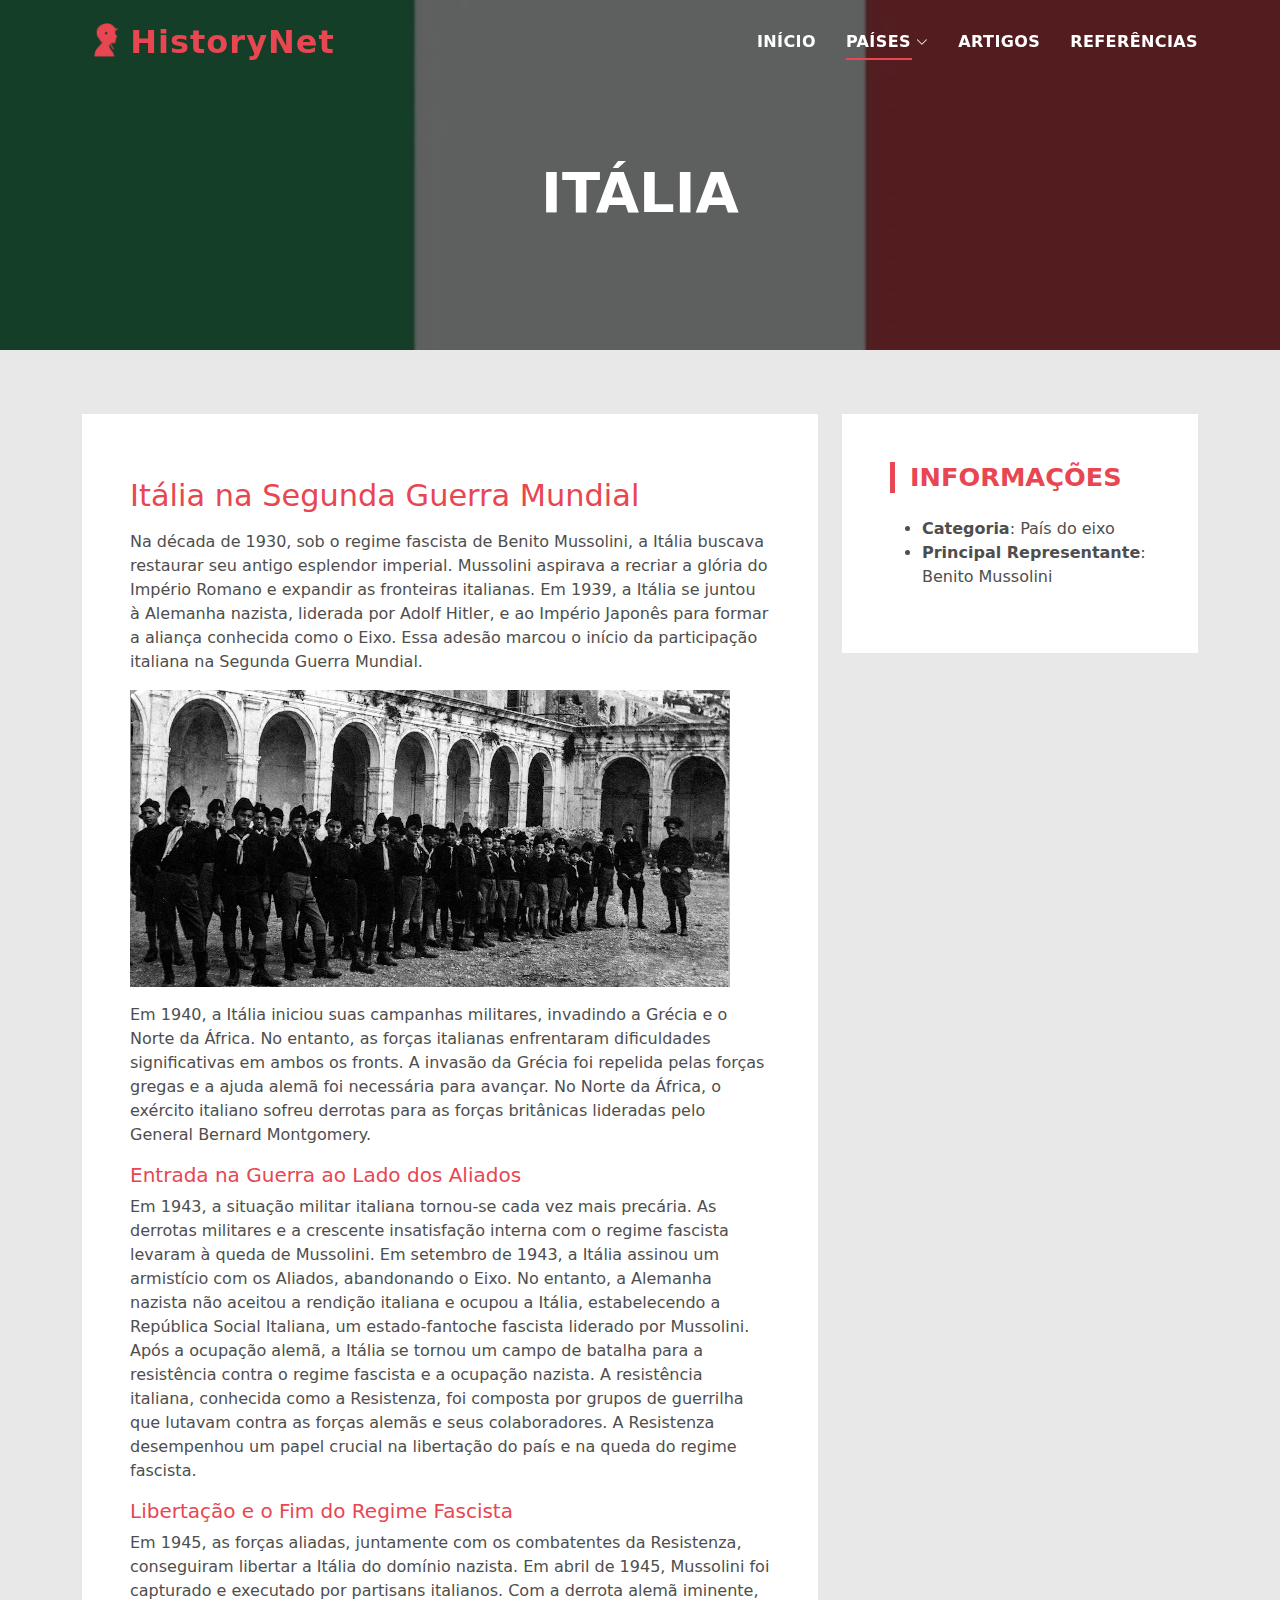
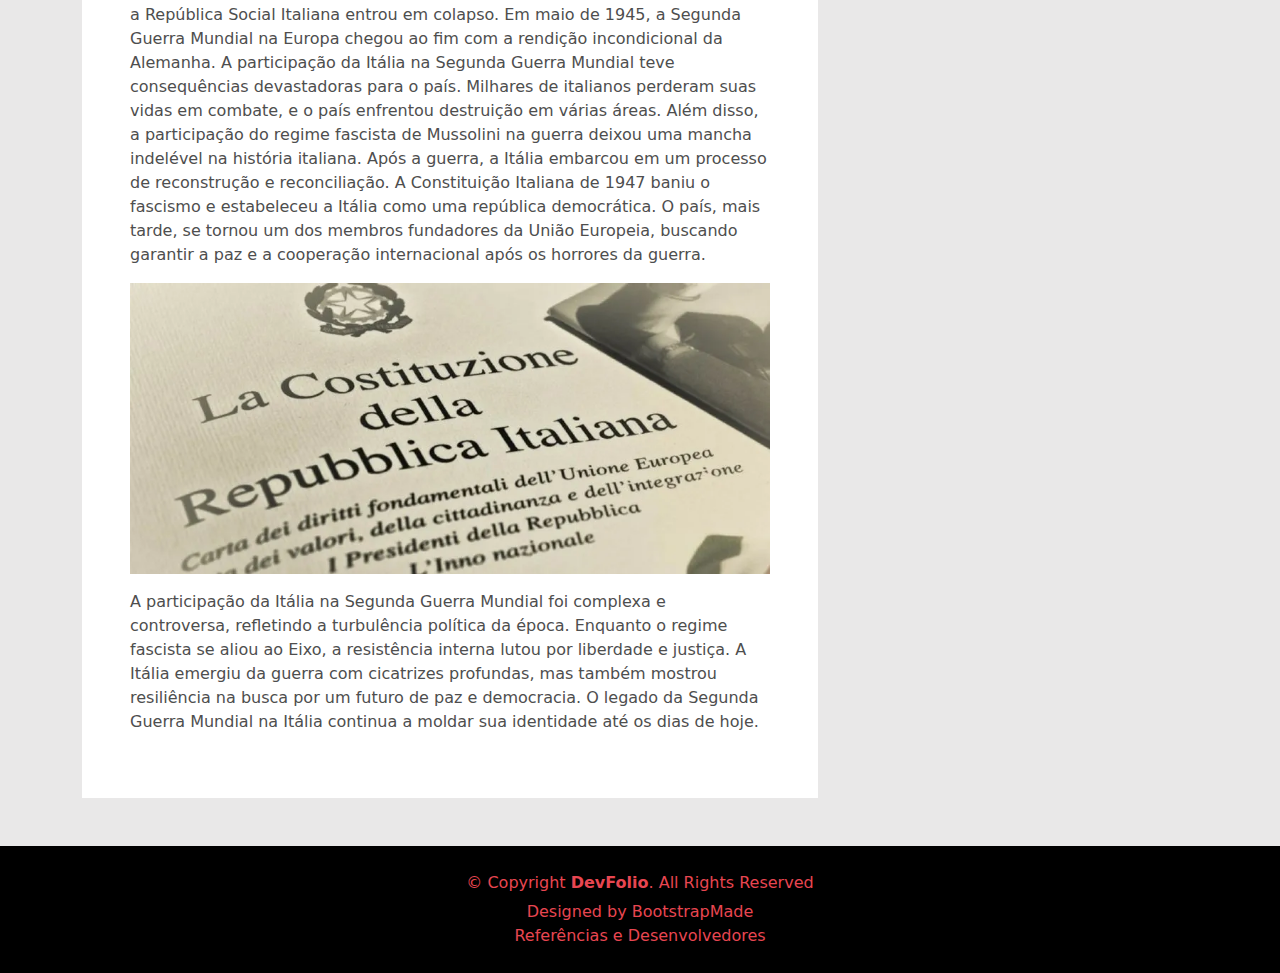
<file: pages/italia.html>
<!DOCTYPE html>
<html lang="en">

<head>
  <meta charset="utf-8">
  <meta content="width=device-width, initial-scale=1.0" name="viewport">

  <title>Mapa - Itália</title>
  <meta content="" name="description">
  <meta content="" name="keywords">

  <!-- Favicons -->
  <link href="./../assets/img/favicon.png" rel="icon">
  <link href="./../assets/img/apple-touch-icon.png" rel="apple-touch-icon">

  <!-- Vendor CSS Files -->
  <link href="./../assets/vendor/bootstrap/css/bootstrap.min.css" rel="stylesheet">
  <link href="./../assets/vendor/bootstrap-icons/bootstrap-icons.css" rel="stylesheet">
  <link href="./../assets/vendor/glightbox/css/glightbox.min.css" rel="stylesheet">
  <link href="./../assets/vendor/swiper/swiper-bundle.min.css" rel="stylesheet">

  <!-- Template Main CSS File -->
  <link href="./../assets/css/style.css" rel="stylesheet">

  <!-- =======================================================
  * Template Name: DevFolio
  * Updated: May 30 2023 with Bootstrap v5.3.0
  * Template URL: https://bootstrapmade.com/devfolio-bootstrap-portfolio-html-template/
  * Author: BootstrapMade.com
  * License: https://bootstrapmade.com/license/
  ======================================================== -->
</head>

<body>

  <!-- ======= Header ======= -->
  <header id="header" class="fixed-top">
    <div class="container d-flex align-items-center justify-content-between">

      <div class="d-flex justify-content-between align-items-center">
        <img src="./.././assets/img/logo-final.png" alt="Soldado de lado com um quadrado no centro" class="img-fluid" style="height: 2.5rem;">
        <h1 class="logo"><a href="../index.html">HistoryNet</a></h1>
      </div>
      <!-- Uncomment below if you prefer to use an image logo -->
      <!-- <a href="index.html" class="logo"><img src="./../assets/img/logo.png" alt="" class="img-fluid"></a>-->

      <nav id="navbar" class="navbar">
        <ul>
          <li><a class="nav-link scrollto" href="./../index.html">Início</a></li>
          <li class="dropdown"><a class="nav-link scrollto active" href="#"><span>Países</span> <i class="bi bi-chevron-down"></i></a>
            <ul>
              <li><a href="./../index.html#map">Voltar ao Mapa</a></li>
              <li class="dropdown"><a href="#"><span>Outros Países</span> <i class="bi bi-chevron-right"></i></a>
                <ul>
                  <li><a href="uniaosovietica.html">URSS</a></li>
                  <li><a href="estadosunidos.html">Estados Unidos</a></li>
                  <li><a href="franca.html">França</a></li>
                  <li><a href="reinounido.html">Reino Unido</a></li>
                  <li><a href="alemanha.html">Alemanha</a></li>
                  <li><a href="italia.html">Itália</a></li>
                  <li><a href="japao.html">Japão</a></li>
                </ul>
              </li>
            </ul>
          </li>
          <li><a class="nav-link scrollto" href="./../index.html#blogi">Artigos</a></li>
          <li><a class="nav-link scrollto" href="./referencias.html">Referências</a></li>
        </ul>
        <i class="bi bi-list mobile-nav-toggle"></i>
      </nav><!-- .navbar -->

    </div>
  </header><!-- End Header -->

  <div class="hero hero-single route bg-image" style="background-image: url(./../assets/img/img-pages/bandeira-italia.jpg)">
    <div class="overlay-mf"></div>
    <div class="hero-content display-table">
      <div class="table-cell">
        <div class="container">
          <h2 class="hero-title mb-4">Itália</h2>
        </div>
      </div>
    </div>
  </div>

  <main id="main">

    <!-- ======= Blog Single Section ======= -->
    <section class="blog-wrapper sect-pt4" id="blog">
      <div class="container">
        <div class="row">
          <div class="col-md-8">
            <div class="post-box">
              <div class="post-meta">
                <h1 class="article-title">Itália na Segunda Guerra Mundial</h1>
              </div>
              <div class="article-content">
                <p>
                Na década de 1930, sob o regime fascista de Benito Mussolini, a Itália buscava restaurar seu antigo esplendor imperial. Mussolini aspirava a recriar a glória do Império Romano e expandir as fronteiras italianas. Em 1939, a Itália se juntou à Alemanha nazista, liderada por Adolf Hitler, e ao Império Japonês para formar a aliança conhecida como o Eixo. Essa adesão marcou o início da participação italiana na Segunda Guerra Mundial.
                </p>
                <p>
                  <img src="./../assets/img/img-pages/italia-guerra-001.jpg" class="img-fluid" alt="">
                </p>
                <p>
                Em 1940, a Itália iniciou suas campanhas militares, invadindo a Grécia e o Norte da África. No entanto, as forças italianas enfrentaram dificuldades significativas em ambos os fronts. A invasão da Grécia foi repelida pelas forças gregas e a ajuda alemã foi necessária para avançar. No Norte da África, o exército italiano sofreu derrotas para as forças britânicas lideradas pelo General Bernard Montgomery.
                </p>

                <h5>Entrada na Guerra ao Lado dos Aliados</h5>
                <p>Em 1943, a situação militar italiana tornou-se cada vez mais precária. As derrotas militares e a crescente insatisfação interna com o regime fascista levaram à queda de Mussolini. Em setembro de 1943, a Itália assinou um armistício com os Aliados, abandonando o Eixo. No entanto, a Alemanha nazista não aceitou a rendição italiana e ocupou a Itália, estabelecendo a República Social Italiana, um estado-fantoche fascista liderado por Mussolini.
                Após a ocupação alemã, a Itália se tornou um campo de batalha para a resistência contra o regime fascista e a ocupação nazista. A resistência italiana, conhecida como a Resistenza, foi composta por grupos de guerrilha que lutavam contra as forças alemãs e seus colaboradores. A Resistenza desempenhou um papel crucial na libertação do país e na queda do regime fascista.
                </p>

                <h5>Libertação e o Fim do Regime Fascista</h5>
                <p>Em 1945, as forças aliadas, juntamente com os combatentes da Resistenza, conseguiram libertar a Itália do domínio nazista. Em abril de 1945, Mussolini foi capturado e executado por partisans italianos. Com a derrota alemã iminente, a República Social Italiana entrou em colapso. Em maio de 1945, a Segunda Guerra Mundial na Europa chegou ao fim com a rendição incondicional da Alemanha.
                A participação da Itália na Segunda Guerra Mundial teve consequências devastadoras para o país. Milhares de italianos perderam suas vidas em combate, e o país enfrentou destruição em várias áreas. Além disso, a participação do regime fascista de Mussolini na guerra deixou uma mancha indelével na história italiana.
                Após a guerra, a Itália embarcou em um processo de reconstrução e reconciliação. A Constituição Italiana de 1947 baniu o fascismo e estabeleceu a Itália como uma república democrática. O país, mais tarde, se tornou um dos membros fundadores da União Europeia, buscando garantir a paz e a cooperação internacional após os horrores da guerra.
                </p>
                <p>
                    <img src="./../assets/img/img-pages/italia-guerra-002.jpg" class="img-fluid" alt="">
                </p>
                <p>A participação da Itália na Segunda Guerra Mundial foi complexa e controversa, refletindo a turbulência política da época. Enquanto o regime fascista se aliou ao Eixo, a resistência interna lutou por liberdade e justiça. A Itália emergiu da guerra com cicatrizes profundas, mas também mostrou resiliência na busca por um futuro de paz e democracia. O legado da Segunda Guerra Mundial na Itália continua a moldar sua identidade até os dias de hoje.
                </p>
              </div>
            </div>
          </div>
          <div class="col-md-4">
            <div class="widget-sidebar">
              <h5 class="sidebar-title">Informações</h5>
              <div class="sidebar-content">
                <ul class="list">
                    <li><strong>Categoria</strong>: País do eixo</li>
                    <li><strong>Principal Representante</strong>: Benito Mussolini</li>
                </ul>
              </div>
            </div>
          </div>
        </div>
      </div>
    </section><!-- End Blog Single Section -->

  </main><!-- End #main -->

    <!-- ======= Footer ======= -->
  <footer>
    <div class="container">
      <div class="row">
        <div class="col-sm-12">
          <div class="copyright-box">
            <p class="copyright">&copy; Copyright <strong>DevFolio</strong>. All Rights Reserved</p>
            <div class="credits">
              <!--
              All the links in the footer should remain intact.
              You can delete the links only if you purchased the pro version.
              Licensing information: https://bootstrapmade.com/license/
              Purchase the pro version with working PHP/AJAX contact form: https://bootstrapmade.com/buy/?theme=DevFolio
            -->
              Designed by <a href="https://bootstrapmade.com/">BootstrapMade</a>
            </div>
          </div>
          <a href="./referencias.html">Referências e Desenvolvedores</a>
        </div>
      </div>
    </div>
  </footer><!-- End  Footer -->

  <div id="preloader"></div>
  <a href="#" class="back-to-top d-flex align-items-center justify-content-center"><i class="bi bi-arrow-up-short"></i></a>

  <!-- Vendor JS Files -->
  <script src="./../assets/vendor/purecounter/purecounter_vanilla.js"></script>
  <script src="./../assets/vendor/bootstrap/js/bootstrap.bundle.min.js"></script>
  <script src="./../assets/vendor/glightbox/js/glightbox.min.js"></script>
  <script src="./../assets/vendor/swiper/swiper-bundle.min.js"></script>
  <script src="./../assets/vendor/typed.js/typed.umd.js"></script>
  <script src="./../assets/vendor/php-email-form/validate.js"></script>

  <!-- Template Main JS File -->
  <script src="./../assets/js/main.js"></script>

</body>

</html>
</file>
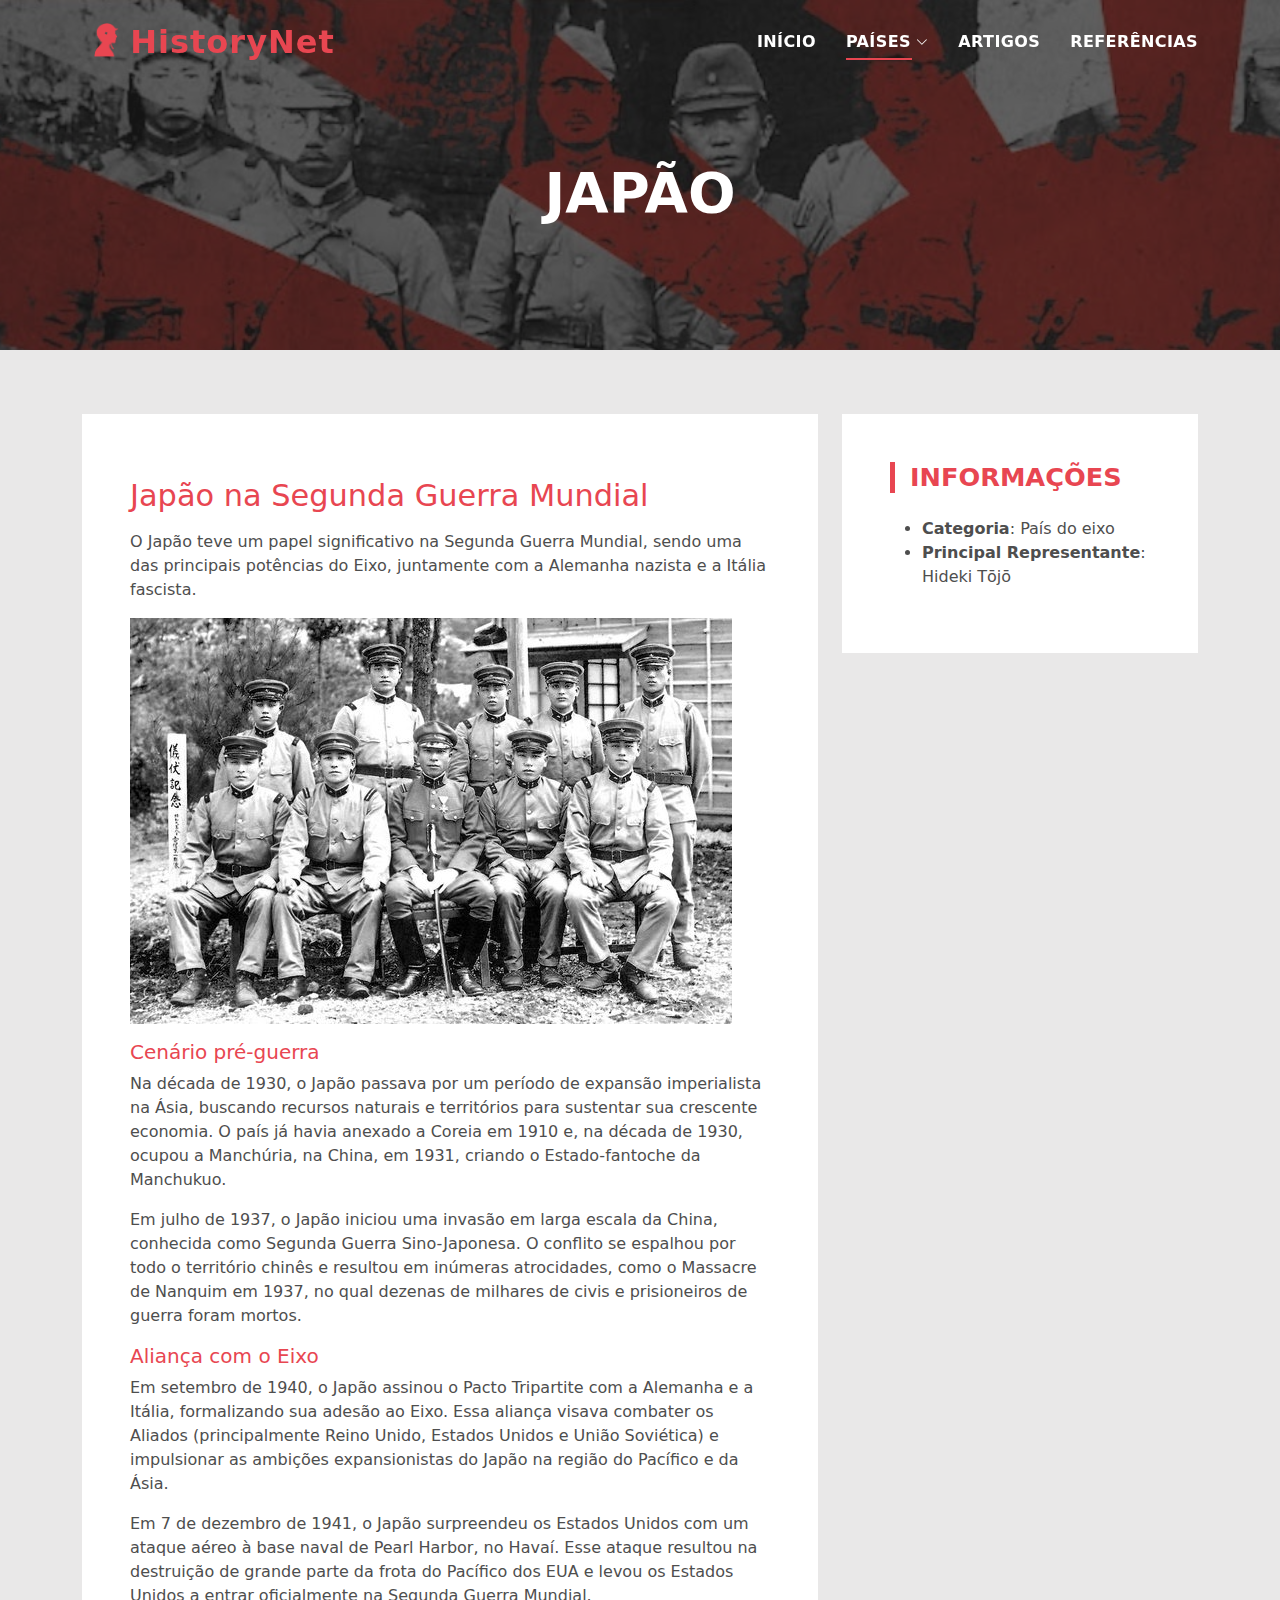
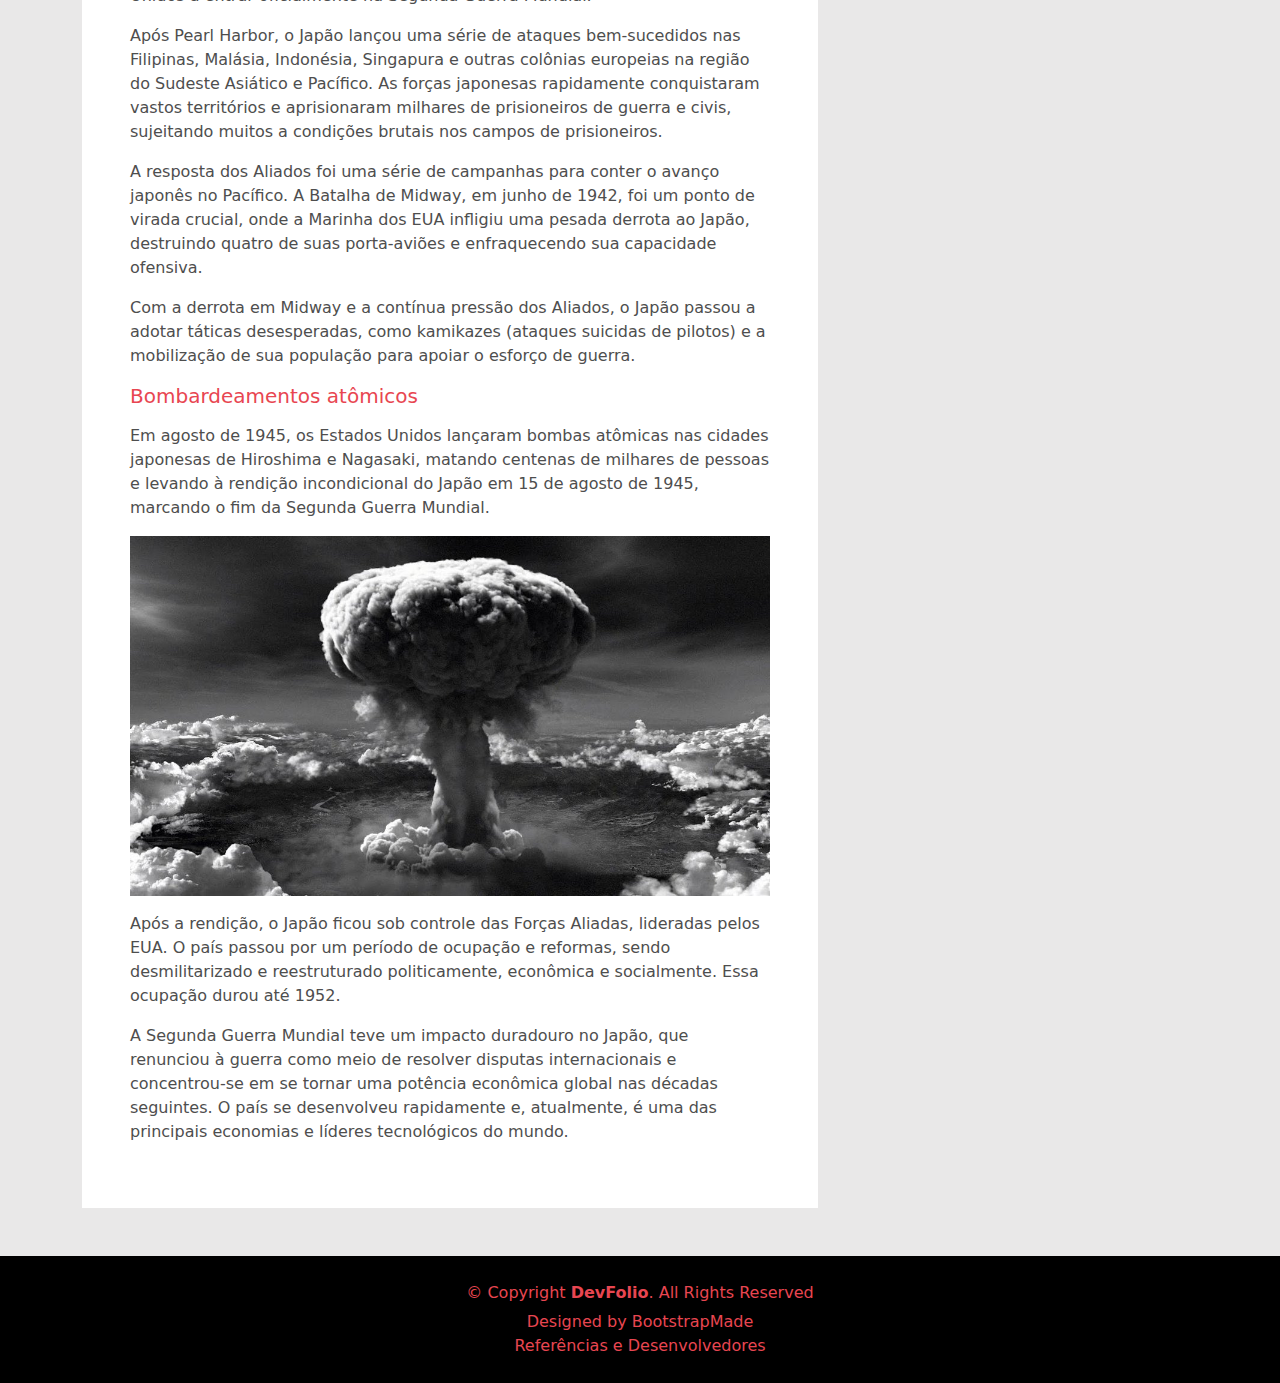
<file: pages/japao.html>
<!DOCTYPE html>
<html lang="en">

<head>
  <meta charset="utf-8">
  <meta content="width=device-width, initial-scale=1.0" name="viewport">

  <title>Mapa - Japão</title>
  <meta content="" name="description">
  <meta content="" name="keywords">

  <!-- Favicons -->
  <link href="./../assets/img/favicon.png" rel="icon">
  <link href="./../assets/img/apple-touch-icon.png" rel="apple-touch-icon">

  <!-- Vendor CSS Files -->
  <link href="./../assets/vendor/bootstrap/css/bootstrap.min.css" rel="stylesheet">
  <link href="./../assets/vendor/bootstrap-icons/bootstrap-icons.css" rel="stylesheet">
  <link href="./../assets/vendor/glightbox/css/glightbox.min.css" rel="stylesheet">
  <link href="./../assets/vendor/swiper/swiper-bundle.min.css" rel="stylesheet">

  <!-- Template Main CSS File -->
  <link href="./../assets/css/style.css" rel="stylesheet">

  <!-- =======================================================
  * Template Name: DevFolio
  * Updated: May 30 2023 with Bootstrap v5.3.0
  * Template URL: https://bootstrapmade.com/devfolio-bootstrap-portfolio-html-template/
  * Author: BootstrapMade.com
  * License: https://bootstrapmade.com/license/
  ======================================================== -->
</head>

<body>

  <!-- ======= Header ======= -->
  <header id="header" class="fixed-top">
    <div class="container d-flex align-items-center justify-content-between">

      <div class="d-flex justify-content-between align-items-center">
        <img src="./.././assets/img/logo-final.png" alt="Soldado de lado com um quadrado no centro" class="img-fluid" style="height: 2.5rem;">
        <h1 class="logo"><a href="../index.html">HistoryNet</a></h1>
      </div>
      <!-- Uncomment below if you prefer to use an image logo -->
      <!-- <a href="index.html" class="logo"><img src="./../assets/img/logo.png" alt="" class="img-fluid"></a>-->

      <nav id="navbar" class="navbar">
        <ul>
          <li><a class="nav-link scrollto" href="./../index.html">Início</a></li>
          <li class="dropdown"><a class="nav-link scrollto active" href="#"><span>Países</span> <i class="bi bi-chevron-down"></i></a>
            <ul>
              <li><a href="./../index.html#map">Voltar ao Mapa</a></li>
              <li class="dropdown"><a href="#"><span>Outros Países</span> <i class="bi bi-chevron-right"></i></a>
                <ul>
                  <li><a href="uniaosovietica.html">URSS</a></li>
                  <li><a href="estadosunidos.html">Estados Unidos</a></li>
                  <li><a href="franca.html">França</a></li>
                  <li><a href="reinounido.html">Reino Unido</a></li>
                  <li><a href="alemanha.html">Alemanha</a></li>
                  <li><a href="italia.html">Itália</a></li>
                  <li><a href="japao.html">Japão</a></li>
                </ul>
              </li>
            </ul>
          </li>
          <li><a class="nav-link scrollto" href="./../index.html#blogi">Artigos</a></li>
          <li><a class="nav-link scrollto" href="./referencias.html">Referências</a></li>
        </ul>
        <i class="bi bi-list mobile-nav-toggle"></i>
      </nav><!-- .navbar -->

    </div>
  </header><!-- End Header -->

  <div class="hero hero-single route bg-image" style="background-image: url(./../assets/img/img-pages/bandeira-japao.jpg)">
    <div class="overlay-mf"></div>
    <div class="hero-content display-table">
      <div class="table-cell">
        <div class="container">
          <h2 class="hero-title mb-4">Japão</h2>
        </div>
      </div>
    </div>
  </div>

  <main id="main">

    <!-- ======= Blog Single Section ======= -->
    <section class="blog-wrapper sect-pt4" id="blog">
      <div class="container">
        <div class="row">
          <div class="col-md-8">
            <div class="post-box">
              <div class="post-meta">
                <h1 class="article-title">Japão na Segunda Guerra Mundial</h1>
              </div>
              <div class="article-content">
                <p>O Japão teve um papel significativo na Segunda Guerra Mundial, sendo uma das principais potências 
                    do Eixo, juntamente com a Alemanha nazista e a Itália fascista.</p>
                <p>
                    <img src="./../assets/img/img-pages/japao001.jpg" class="img-fluid" alt="">
                </p>
                <h5>Cenário pré-guerra</h5>
                <p>Na década de 1930, o Japão passava por um período de expansão imperialista na Ásia, buscando recursos 
                    naturais e territórios para sustentar sua crescente economia. O país já havia anexado a Coreia em 1910 
                    e, na década de 1930, ocupou a Manchúria, na China, em 1931, criando o Estado-fantoche da Manchukuo.</p>
                <p>Em julho de 1937, o Japão iniciou uma invasão em larga escala da China, conhecida como Segunda Guerra 
                    Sino-Japonesa. O conflito se espalhou por todo o território chinês e resultou em inúmeras atrocidades, 
                    como o Massacre de Nanquim em 1937, no qual dezenas de milhares de civis e prisioneiros de guerra foram mortos.</p>
                <h5>Aliança com o Eixo</h5>
                <p>Em setembro de 1940, o Japão assinou o Pacto Tripartite com a Alemanha e a Itália, formalizando sua adesão ao Eixo. 
                    Essa aliança visava combater os Aliados (principalmente Reino Unido, Estados Unidos e União Soviética) e impulsionar 
                    as ambições expansionistas do Japão na região do Pacífico e da Ásia.</p>
                <p>Em 7 de dezembro de 1941, o Japão surpreendeu os Estados Unidos com um ataque aéreo à base naval de Pearl Harbor, 
                    no Havaí. Esse ataque resultou na destruição de grande parte da frota do Pacífico dos EUA e levou os Estados Unidos 
                    a entrar oficialmente na Segunda Guerra Mundial.</p>
                <p>Após Pearl Harbor, o Japão lançou uma série de ataques bem-sucedidos nas Filipinas, Malásia, Indonésia, Singapura 
                    e outras colônias europeias na região do Sudeste Asiático e Pacífico. As forças japonesas rapidamente conquistaram 
                    vastos territórios e aprisionaram milhares de prisioneiros de guerra e civis, sujeitando muitos a condições brutais 
                    nos campos de prisioneiros.</p>
                <p>A resposta dos Aliados foi uma série de campanhas para conter o avanço japonês no Pacífico. A Batalha de Midway, 
                    em junho de 1942, foi um ponto de virada crucial, onde a Marinha dos EUA infligiu uma pesada derrota ao Japão, 
                    destruindo quatro de suas porta-aviões e enfraquecendo sua capacidade ofensiva.</p>
                <p>Com a derrota em Midway e a contínua pressão dos Aliados, o Japão passou a adotar táticas desesperadas, 
                    como kamikazes (ataques suicidas de pilotos) e a mobilização de sua população para apoiar o esforço de guerra.</p>
                <p><h5>Bombardeamentos atômicos</h5></p>
                <p>Em agosto de 1945, os Estados Unidos lançaram bombas atômicas nas cidades japonesas de Hiroshima e Nagasaki, 
                    matando centenas de milhares de pessoas e levando à rendição incondicional do Japão em 15 de agosto de 1945, 
                    marcando o fim da Segunda Guerra Mundial.</p>
                <p>
                    <img src="./../assets/img/img-pages/japao002.jpg" class="img-fluid" alt="">
                </p>
                
                <p>Após a rendição, o Japão ficou sob controle das Forças Aliadas, lideradas pelos EUA. O país passou 
                    por um período de ocupação e reformas, sendo desmilitarizado e reestruturado politicamente, econômica 
                    e socialmente. Essa ocupação durou até 1952.</p>
                <p>A Segunda Guerra Mundial teve um impacto duradouro no Japão, que renunciou à guerra como meio de 
                    resolver disputas internacionais e concentrou-se em se tornar uma potência econômica global nas 
                    décadas seguintes. O país se desenvolveu rapidamente e, atualmente, é uma das principais economias 
                    e líderes tecnológicos do mundo.</p>
              </div>
            </div>
          </div>
          <div class="col-md-4">
            <div class="widget-sidebar">
              <h5 class="sidebar-title">Informações</h5>
              <div class="sidebar-content">
                <ul class="list">
                    <li><strong>Categoria</strong>: País do eixo</li>
                    <li><strong>Principal Representante</strong>: Hideki Tōjō</li>
                </ul>
              </div>
            </div>
          </div>
        </div>
      </div>
    </section><!-- End Blog Single Section -->

  </main><!-- End #main -->

    <!-- ======= Footer ======= -->
  <footer>
    <div class="container">
      <div class="row">
        <div class="col-sm-12">
          <div class="copyright-box">
            <p class="copyright">&copy; Copyright <strong>DevFolio</strong>. All Rights Reserved</p>
            <div class="credits">
              <!--
              All the links in the footer should remain intact.
              You can delete the links only if you purchased the pro version.
              Licensing information: https://bootstrapmade.com/license/
              Purchase the pro version with working PHP/AJAX contact form: https://bootstrapmade.com/buy/?theme=DevFolio
            -->
              Designed by <a href="https://bootstrapmade.com/">BootstrapMade</a>
            </div>
          </div>
          <a href="./referencias.html">Referências e Desenvolvedores</a>
        </div>
      </div>
    </div>
  </footer><!-- End  Footer -->

  <div id="preloader"></div>
  <a href="#" class="back-to-top d-flex align-items-center justify-content-center"><i class="bi bi-arrow-up-short"></i></a>

  <!-- Vendor JS Files -->
  <script src="./../assets/vendor/purecounter/purecounter_vanilla.js"></script>
  <script src="./../assets/vendor/bootstrap/js/bootstrap.bundle.min.js"></script>
  <script src="./../assets/vendor/glightbox/js/glightbox.min.js"></script>
  <script src="./../assets/vendor/swiper/swiper-bundle.min.js"></script>
  <script src="./../assets/vendor/typed.js/typed.umd.js"></script>
  <script src="./../assets/vendor/php-email-form/validate.js"></script>

  <!-- Template Main JS File -->
  <script src="./../assets/js/main.js"></script>

</body>

</html>
</file>
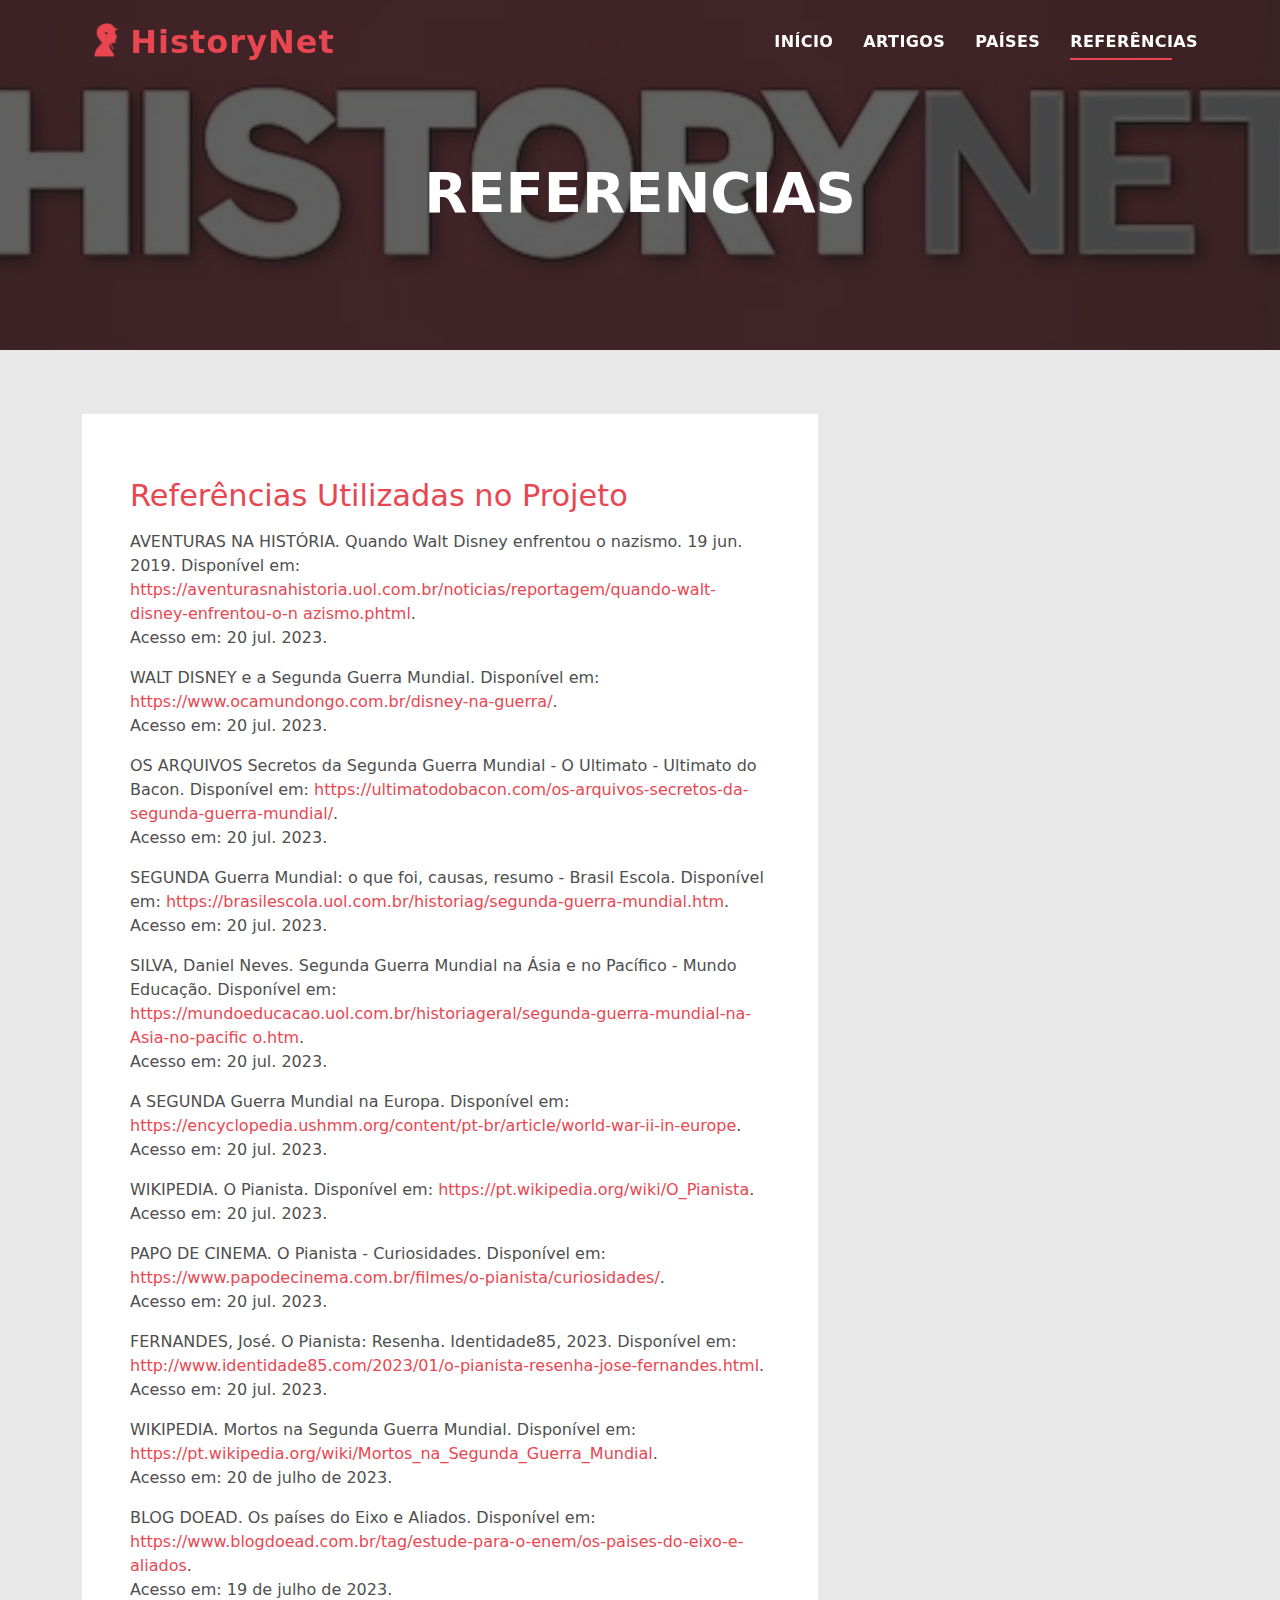
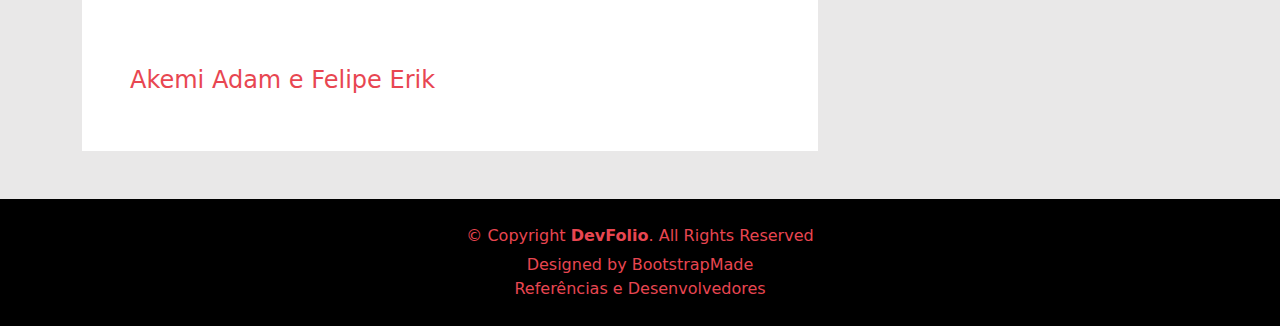
<file: pages/referencias.html>
<!DOCTYPE html>
<html lang="en">

<head>
  <meta charset="utf-8">
  <meta content="width=device-width, initial-scale=1.0" name="viewport">

  <title>HistoryNet - Referências</title>
  <meta content="" name="description">
  <meta content="" name="keywords">

  <!-- Favicons -->
  <link href="./../assets/img/favicon.png" rel="icon">
  <link href="./../assets/img/apple-touch-icon.png" rel="apple-touch-icon">

  <!-- Vendor CSS Files -->
  <link href="./../assets/vendor/bootstrap/css/bootstrap.min.css" rel="stylesheet">
  <link href="./../assets/vendor/bootstrap-icons/bootstrap-icons.css" rel="stylesheet">
  <link href="./../assets/vendor/glightbox/css/glightbox.min.css" rel="stylesheet">
  <link href="./../assets/vendor/swiper/swiper-bundle.min.css" rel="stylesheet">

  <!-- Template Main CSS File -->
  <link href="./../assets/css/style.css" rel="stylesheet">

  <!-- =======================================================
  * Template Name: DevFolio
  * Updated: May 30 2023 with Bootstrap v5.3.0
  * Template URL: https://bootstrapmade.com/devfolio-bootstrap-portfolio-html-template/
  * Author: BootstrapMade.com
  * License: https://bootstrapmade.com/license/
  ======================================================== -->
</head>

<body>

  <!-- ======= Header ======= -->
  <header id="header" class="fixed-top">
    <div class="container d-flex align-items-center justify-content-between">

      <div class="d-flex justify-content-between align-items-center">
        <img src="./.././assets/img/logo-final.png" alt="Soldado de lado com um quadrado no centro" class="img-fluid" style="height: 2.5rem;">
        <h1 class="logo"><a href="../index.html">HistoryNet</a></h1>
      </div>
      <!-- Uncomment below if you prefer to use an image logo -->
      <!-- <a href="index.html" class="logo"><img src="./../assets/img/logo.png" alt="" class="img-fluid"></a>-->

      <nav id="navbar" class="navbar">
        <ul>
          <li><a class="nav-link scrollto" href="./../index.html">Início</a></li>
          <li><a class="nav-link scrollto" href="./../index.html#blogi">Artigos</a></li>
          <li><a class="nav-link scrollto" href="./../index.html#map">Países</a></li>
          <li><a class="nav-link scrollto active" href="./referencias.html">Referências</a></li>
        </ul>
        <i class="bi bi-list mobile-nav-toggle"></i>
      </nav><!-- .navbar -->

    </div>
  </header><!-- End Header -->

  <div class="hero hero-single route bg-image" style="background-image: url(./../assets/img/img-pages/referencias-img.png)">
    <div class="overlay-mf"></div>
    <div class="hero-content display-table">
      <div class="table-cell">
        <div class="container">
          <h2 class="hero-title mb-4">Referencias</h2>
        </div>
      </div>
    </div>
  </div>

  <main id="main">

    <!-- ======= Blog Single Section ======= -->
    <section class="blog-wrapper sect-pt4" id="blog">
      <div class="container">
        <div class="row">
          <div class="col-md-8">
            <div class="post-box">
              <div class="post-meta">
                <h1 class="article-title">Referências Utilizadas no Projeto</h1>
              </div>
              <div class="article-content">
                <p>
                    AVENTURAS NA HISTÓRIA. Quando Walt Disney enfrentou o nazismo. 19 jun. 2019.
                    Disponível em:
                    <a href="https://aventurasnahistoria.uol.com.br/noticias/reportagem/quando-walt-disney-enfrentou-o-n
                    azismo.phtml">https://aventurasnahistoria.uol.com.br/noticias/reportagem/quando-walt-disney-enfrentou-o-n
                    azismo.phtml</a>. <br>Acesso em: 20 jul. 2023.
                </p>
                <p>
                    WALT DISNEY e a Segunda Guerra Mundial. Disponível em: <br>
                    <a href="https://www.ocamundongo.com.br/disney-na-guerra/">https://www.ocamundongo.com.br/disney-na-guerra/</a>. <br>Acesso em: 20 jul. 2023.
                </p>
                <p>
                    OS ARQUIVOS Secretos da Segunda Guerra Mundial - O Ultimato - Ultimato do Bacon.
                    Disponível em:
                    <a href="https://ultimatodobacon.com/os-arquivos-secretos-da-segunda-guerra-mundial/">https://ultimatodobacon.com/os-arquivos-secretos-da-segunda-guerra-mundial/</a>. <br>Acesso em:
                    20 jul. 2023.
                </p>
                <p>
                    SEGUNDA Guerra Mundial: o que foi, causas, resumo - Brasil Escola. Disponível em:
                    <a href="https://brasilescola.uol.com.br/historiag/segunda-guerra-mundial.htm">https://brasilescola.uol.com.br/historiag/segunda-guerra-mundial.htm</a>. <br>Acesso em: 20 jul.
                    2023.
                </p>
                <p>
                    SILVA, Daniel Neves. Segunda Guerra Mundial na Ásia e no Pacífico - Mundo
                    Educação. Disponível em:
                    <a href="https://mundoeducacao.uol.com.br/historiageral/segunda-guerra-mundial-na-Asia-no-pacific
                    o.htm">https://mundoeducacao.uol.com.br/historiageral/segunda-guerra-mundial-na-Asia-no-pacific
                    o.htm</a>. <br>Acesso em: 20 jul. 2023.
                </p>
                <p>
                    A SEGUNDA Guerra Mundial na Europa. Disponível em:
                    <a href="https://encyclopedia.ushmm.org/content/pt-br/article/world-war-ii-in-europe">https://encyclopedia.ushmm.org/content/pt-br/article/world-war-ii-in-europe</a>. <br>Acesso em: 20
                    jul. 2023.
                </p>
                <p>
                    WIKIPEDIA. O Pianista. Disponível em: <a href="https://pt.wikipedia.org/wiki/O_Pianista">https://pt.wikipedia.org/wiki/O_Pianista</a>. <br>Acesso em:
                    20 jul. 2023.
                </p>
                <p>
                    PAPO DE CINEMA. O Pianista - Curiosidades. Disponível em:
                    <a href="https://www.papodecinema.com.br/filmes/o-pianista/curiosidades/">https://www.papodecinema.com.br/filmes/o-pianista/curiosidades/</a>. <br>Acesso em: 20 jul. 2023.
                </p>
                <p>
                    FERNANDES, José. O Pianista: Resenha. Identidade85, 2023. Disponível em:
                    <a href="http://www.identidade85.com/2023/01/o-pianista-resenha-jose-fernandes.html">http://www.identidade85.com/2023/01/o-pianista-resenha-jose-fernandes.html</a>. <br>Acesso em:
                    20 jul. 2023.
                </p>
                <p>
                    WIKIPEDIA. Mortos na Segunda Guerra Mundial. Disponível em:
                    <a href="https://pt.wikipedia.org/wiki/Mortos_na_Segunda_Guerra_Mundial">https://pt.wikipedia.org/wiki/Mortos_na_Segunda_Guerra_Mundial</a>. <br>Acesso em: 20 de julho
                    de 2023.
                </p>
                <p>
                    BLOG DOEAD. Os países do Eixo e Aliados. Disponível em:
                    <a href="https://www.blogdoead.com.br/tag/estude-para-o-enem/os-paises-do-eixo-e-aliados">https://www.blogdoead.com.br/tag/estude-para-o-enem/os-paises-do-eixo-e-aliados</a>. <br>Acesso
                    em: 19 de julho de 2023.
                </p>
                <br>
                <br>
                <h4>Akemi Adam e Felipe Erik</h4>
              </div>
            </div>
          </div>
        </div>
      </div>
    </section><!-- End Blog Single Section -->

  </main><!-- End #main -->

    <!-- ======= Footer ======= -->
  <footer>
    <div class="container">
      <div class="row">
        <div class="col-sm-12">
          <div class="copyright-box">
            <p class="copyright">&copy; Copyright <strong>DevFolio</strong>. All Rights Reserved</p>
            <div class="credits">
              <!--
              All the links in the footer should remain intact.
              You can delete the links only if you purchased the pro version.
              Licensing information: https://bootstrapmade.com/license/
              Purchase the pro version with working PHP/AJAX contact form: https://bootstrapmade.com/buy/?theme=DevFolio
            -->
              Designed by <a href="https://bootstrapmade.com/">BootstrapMade</a>
            </div>
          </div>
          <a href="./referencias.html">Referências e Desenvolvedores</a>
        </div>
      </div>
    </div>
  </footer><!-- End  Footer -->

  <div id="preloader"></div>
  <a href="#" class="back-to-top d-flex align-items-center justify-content-center"><i class="bi bi-arrow-up-short"></i></a>

  <!-- Vendor JS Files -->
  <script src="./../assets/vendor/purecounter/purecounter_vanilla.js"></script>
  <script src="./../assets/vendor/bootstrap/js/bootstrap.bundle.min.js"></script>
  <script src="./../assets/vendor/glightbox/js/glightbox.min.js"></script>
  <script src="./../assets/vendor/swiper/swiper-bundle.min.js"></script>
  <script src="./../assets/vendor/typed.js/typed.umd.js"></script>
  <script src="./../assets/vendor/php-email-form/validate.js"></script>

  <!-- Template Main JS File -->
  <script src="./../assets/js/main.js"></script>
  <script src="./../assets/js/comment.js"></script>
</body>

</html>
</file>
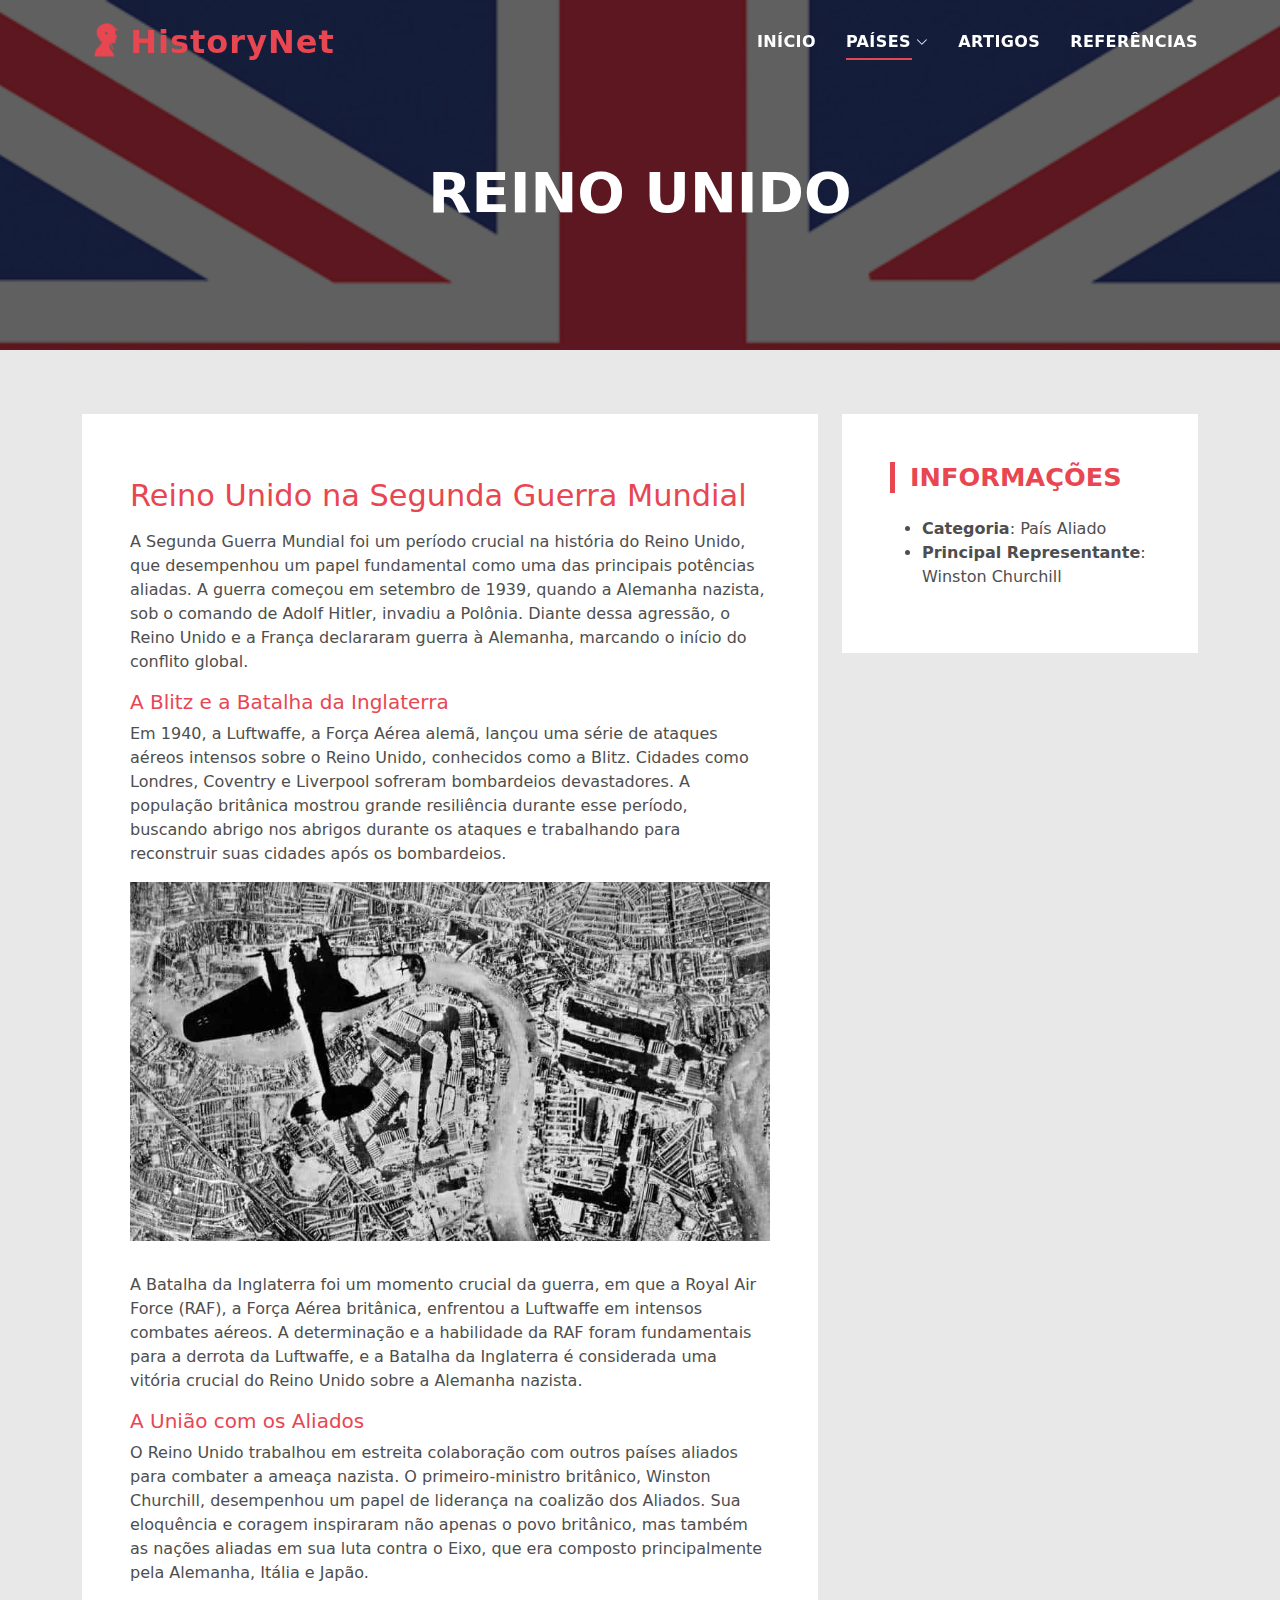
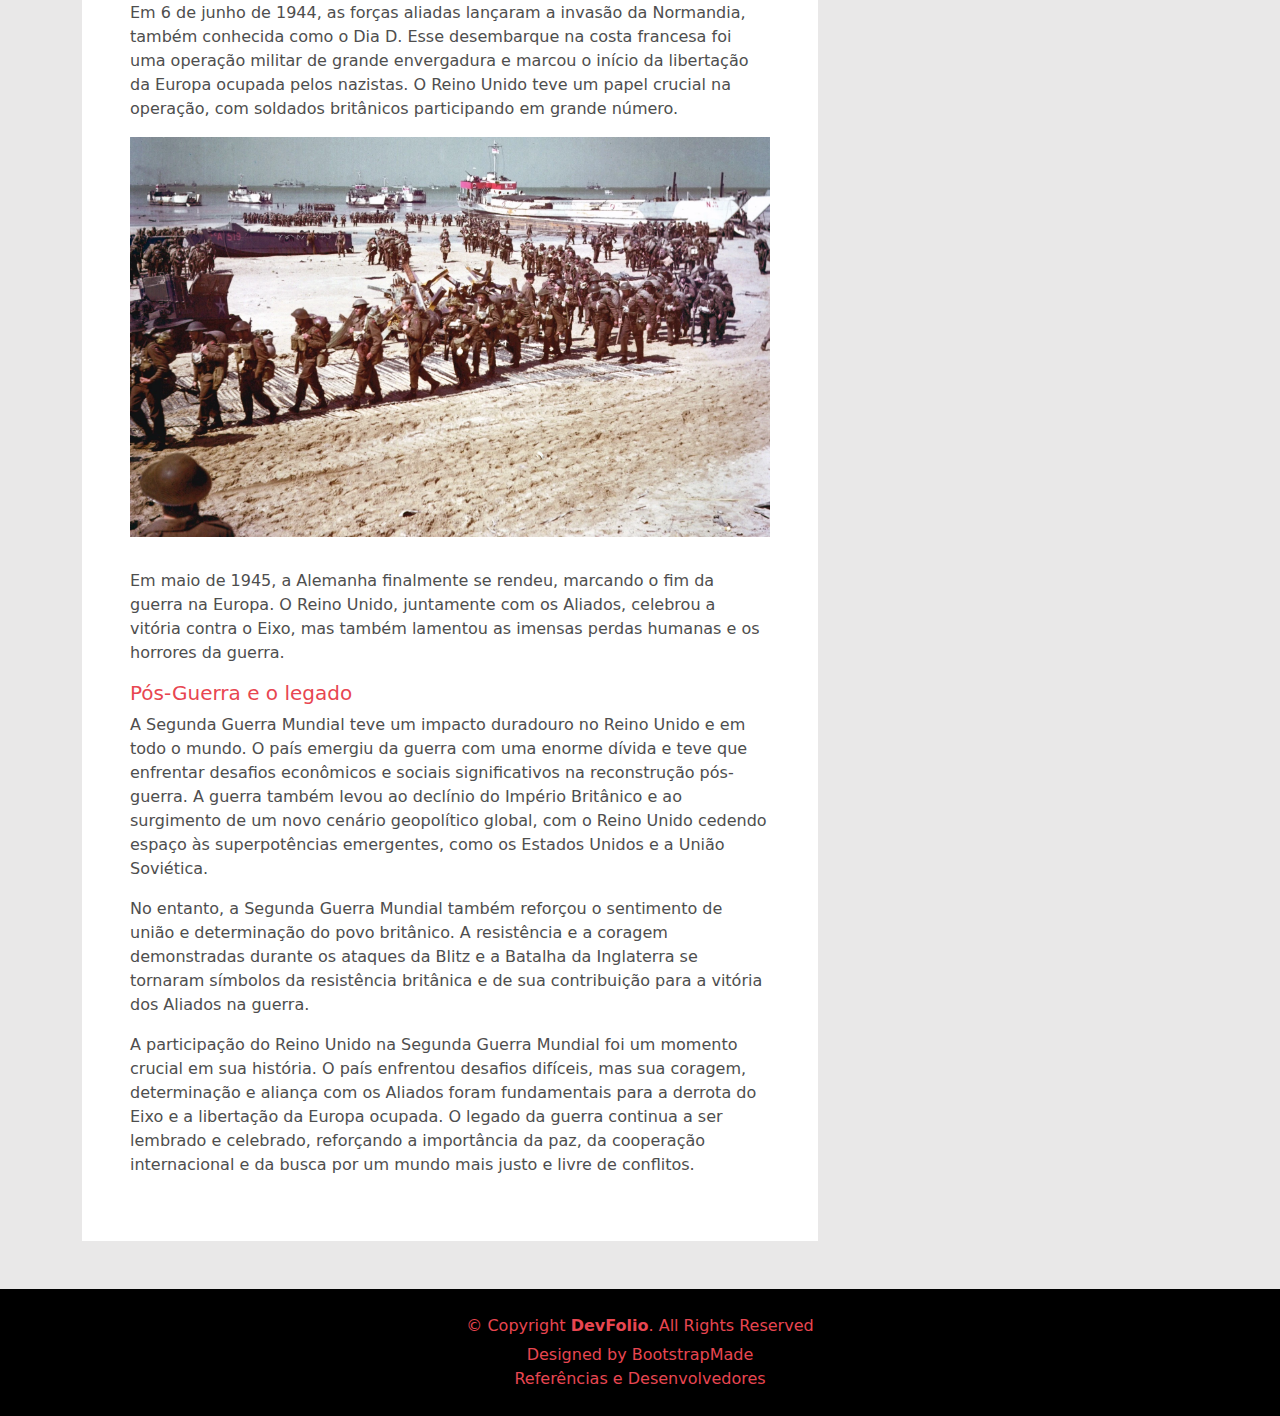
<file: pages/reinounido.html>
<!DOCTYPE html>
<html lang="en">

<head>
  <meta charset="utf-8">
  <meta content="width=device-width, initial-scale=1.0" name="viewport">

  <title>Mapa - Reino Unido</title>
  <meta content="" name="description">
  <meta content="" name="keywords">

  <!-- Favicons -->
  <link href="./../assets/img/favicon.png" rel="icon">
  <link href="./../assets/img/apple-touch-icon.png" rel="apple-touch-icon">

  <!-- Vendor CSS Files -->
  <link href="./../assets/vendor/bootstrap/css/bootstrap.min.css" rel="stylesheet">
  <link href="./../assets/vendor/bootstrap-icons/bootstrap-icons.css" rel="stylesheet">
  <link href="./../assets/vendor/glightbox/css/glightbox.min.css" rel="stylesheet">
  <link href="./../assets/vendor/swiper/swiper-bundle.min.css" rel="stylesheet">

  <!-- Template Main CSS File -->
  <link href="./../assets/css/style.css" rel="stylesheet">

  <!-- =======================================================
  * Template Name: DevFolio
  * Updated: May 30 2023 with Bootstrap v5.3.0
  * Template URL: https://bootstrapmade.com/devfolio-bootstrap-portfolio-html-template/
  * Author: BootstrapMade.com
  * License: https://bootstrapmade.com/license/
  ======================================================== -->
</head>

<body>

  <!-- ======= Header ======= -->
  <header id="header" class="fixed-top">
    <div class="container d-flex align-items-center justify-content-between">

      <div class="d-flex justify-content-between align-items-center">
        <img src="./.././assets/img/logo-final.png" alt="Soldado de lado com um quadrado no centro" class="img-fluid" style="height: 2.5rem;">
        <h1 class="logo"><a href="../index.html">HistoryNet</a></h1>
      </div>
      <!-- Uncomment below if you prefer to use an image logo -->
      <!-- <a href="index.html" class="logo"><img src="./../assets/img/logo.png" alt="" class="img-fluid"></a>-->

      <nav id="navbar" class="navbar">
        <ul>
          <li><a class="nav-link scrollto" href="./../index.html">Início</a></li>
          <li class="dropdown"><a class="nav-link scrollto active" href="#"><span>Países</span> <i class="bi bi-chevron-down"></i></a>
            <ul>
              <li><a href="./../index.html#map">Voltar ao Mapa</a></li>
              <li class="dropdown"><a href="#"><span>Outros Países</span> <i class="bi bi-chevron-right"></i></a>
                <ul>
                  <li><a href="uniaosovietica.html">URSS</a></li>
                  <li><a href="estadosunidos.html">Estados Unidos</a></li>
                  <li><a href="franca.html">França</a></li>
                  <li><a href="reinounido.html">Reino Unido</a></li>
                  <li><a href="alemanha.html">Alemanha</a></li>
                  <li><a href="italia.html">Itália</a></li>
                  <li><a href="japao.html">Japão</a></li>
                </ul>
              </li>
            </ul>
          </li>
          <li><a class="nav-link scrollto" href="./../index.html#blogi">Artigos</a></li>
          <li><a class="nav-link scrollto" href="./referencias.html">Referências</a></li>
        </ul>
        <i class="bi bi-list mobile-nav-toggle"></i>
      </nav><!-- .navbar -->

    </div>
  </header><!-- End Header -->

  <div class="hero hero-single route bg-image" style="background-image: url(./../assets/img/img-pages/bandeira-reinounido.jpg)">
    <div class="overlay-mf"></div>
    <div class="hero-content display-table">
      <div class="table-cell">
        <div class="container">
          <h2 class="hero-title mb-4">Reino Unido</h2>
        </div>
      </div>
    </div>
  </div>

  <main id="main">
    <!-- ======= Blog Single Section ======= -->
    <section class="blog-wrapper sect-pt4" id="blog">
      <div class="container">
        <div class="row">
          <div class="col-md-8">
            <div class="post-box">
              <div class="post-meta">
                <h1 class="article-title">Reino Unido na Segunda Guerra Mundial</h1>
              </div>
              <div class="article-content">
                <p>A Segunda Guerra Mundial foi um período crucial na história do Reino Unido, que desempenhou um papel fundamental como uma das principais potências aliadas. A guerra começou em setembro de 1939, quando a Alemanha nazista, sob o comando de Adolf Hitler, invadiu a Polônia. Diante dessa agressão, o Reino Unido e a França declararam guerra à Alemanha, marcando o início do conflito global.</p>
                <h5>A Blitz e a Batalha da Inglaterra</h5>
                <p>Em 1940, a Luftwaffe, a Força Aérea alemã, lançou uma série de ataques aéreos intensos sobre o Reino Unido, conhecidos como a Blitz. Cidades como Londres, Coventry e Liverpool sofreram bombardeios devastadores. A população britânica mostrou grande resiliência durante esse período, buscando abrigo nos abrigos durante os ataques e trabalhando para reconstruir suas cidades após os bombardeios.</p>
                <p>
                    <img src="./../assets/img/img-pages/reinounido-guerra-001.jpg" class="img-fluid w-100 mb-3" alt="">
                </p>
                <p>A Batalha da Inglaterra foi um momento crucial da guerra, em que a Royal Air Force (RAF), a Força Aérea britânica, enfrentou a Luftwaffe em intensos combates aéreos. A determinação e a habilidade da RAF foram fundamentais para a derrota da Luftwaffe, e a Batalha da Inglaterra é considerada uma vitória crucial do Reino Unido sobre a Alemanha nazista.</p>
                <h5>A União com os Aliados</h5>
                <p>O Reino Unido trabalhou em estreita colaboração com outros países aliados para combater a ameaça nazista. O primeiro-ministro britânico, Winston Churchill, desempenhou um papel de liderança na coalizão dos Aliados. Sua eloquência e coragem inspiraram não apenas o povo britânico, mas também as nações aliadas em sua luta contra o Eixo, que era composto principalmente pela Alemanha, Itália e Japão.</p>
                <p>Em 6 de junho de 1944, as forças aliadas lançaram a invasão da Normandia, também conhecida como o Dia D. Esse desembarque na costa francesa foi uma operação militar de grande envergadura e marcou o início da libertação da Europa ocupada pelos nazistas. O Reino Unido teve um papel crucial na operação, com soldados britânicos participando em grande número.</p>
                <p>
                    <img src="./../assets/img/img-pages/reinounido-guerra-002.jpg" class="img-fluid w-100 mb-3" alt="">
                </p>
                <p>Em maio de 1945, a Alemanha finalmente se rendeu, marcando o fim da guerra na Europa. O Reino Unido, juntamente com os Aliados, celebrou a vitória contra o Eixo, mas também lamentou as imensas perdas humanas e os horrores da guerra.</p>
                <h5>Pós-Guerra e o legado</h5>
                <p>A Segunda Guerra Mundial teve um impacto duradouro no Reino Unido e em todo o mundo. O país emergiu da guerra com uma enorme dívida e teve que enfrentar desafios econômicos e sociais significativos na reconstrução pós-guerra. A guerra também levou ao declínio do Império Britânico e ao surgimento de um novo cenário geopolítico global, com o Reino Unido cedendo espaço às superpotências emergentes, como os Estados Unidos e a União Soviética.</p>
                <p>No entanto, a Segunda Guerra Mundial também reforçou o sentimento de união e determinação do povo britânico. A resistência e a coragem demonstradas durante os ataques da Blitz e a Batalha da Inglaterra se tornaram símbolos da resistência britânica e de sua contribuição para a vitória dos Aliados na guerra.</p>

                <p>A participação do Reino Unido na Segunda Guerra Mundial foi um momento crucial em sua história. O país enfrentou desafios difíceis, mas sua coragem, determinação e aliança com os Aliados foram fundamentais para a derrota do Eixo e a libertação da Europa ocupada. O legado da guerra continua a ser lembrado e celebrado, reforçando a importância da paz, da cooperação internacional e da busca por um mundo mais justo e livre de conflitos.</p>
              </div>
            </div>
          </div>
          <div class="col-md-4">
            <div class="widget-sidebar">
              <h5 class="sidebar-title">Informações</h5>
              <div class="sidebar-content">
                <ul class="list">
                    <li><strong>Categoria</strong>: País Aliado</li>
                    <li><strong>Principal Representante</strong>: Winston Churchill</li>
                </ul>
              </div>
            </div>
          </div>
        </div>
      </div>
    </section><!-- End Blog Single Section -->

  </main><!-- End #main -->

    <!-- ======= Footer ======= -->
  <footer>
    <div class="container">
      <div class="row">
        <div class="col-sm-12">
          <div class="copyright-box">
            <p class="copyright">&copy; Copyright <strong>DevFolio</strong>. All Rights Reserved</p>
            <div class="credits">
              <!--
              All the links in the footer should remain intact.
              You can delete the links only if you purchased the pro version.
              Licensing information: https://bootstrapmade.com/license/
              Purchase the pro version with working PHP/AJAX contact form: https://bootstrapmade.com/buy/?theme=DevFolio
            -->
              Designed by <a href="https://bootstrapmade.com/">BootstrapMade</a>
            </div>
          </div>
          <a href="./referencias.html">Referências e Desenvolvedores</a>
        </div>
      </div>
    </div>
  </footer><!-- End  Footer -->

  <div id="preloader"></div>
  <a href="#" class="back-to-top d-flex align-items-center justify-content-center"><i class="bi bi-arrow-up-short"></i></a>

  <!-- Vendor JS Files -->
  <script src="./../assets/vendor/purecounter/purecounter_vanilla.js"></script>
  <script src="./../assets/vendor/bootstrap/js/bootstrap.bundle.min.js"></script>
  <script src="./../assets/vendor/glightbox/js/glightbox.min.js"></script>
  <script src="./../assets/vendor/swiper/swiper-bundle.min.js"></script>
  <script src="./../assets/vendor/typed.js/typed.umd.js"></script>
  <script src="./../assets/vendor/php-email-form/validate.js"></script>

  <!-- Template Main JS File -->
  <script src="./../assets/js/main.js"></script>

</body>

</html>
</file>
<file: assets/css/style.css>
/**
* Template Name: DevFolio
* Updated: May 30 2023 with Bootstrap v5.3.0
* Template URL: https://bootstrapmade.com/devfolio-bootstrap-portfolio-html-template/
* Author: BootstrapMade.com
* License: https://bootstrapmade.com/license/
*/

/*--------------------------------------------------------------
# General
--------------------------------------------------------------*/
body {
  background-color: #e9e8e8;
  color: #4e4e4e;
}

h1,
h2,
h3,
h4,
h5,
h6 {
  color: #E84651;
}

a {
  color: #E84651;
  text-decoration: none;
  transition: all 0.5s ease-in-out;
}

a:hover {
  color: #E84651;
  text-decoration: none;
  transition: all 0.5s ease-in-out;
}

.p-r {
  position: relative;
}

.color-a {
  text-decoration: none;
  color: #E84651;
}

.color-d {
  color: #f5f5f5;
}

.color-text-a {
  text-decoration: none;
  color: #4e4e4e;
}

.box-shadow,
.card-blog,
.work-box,
.service-box,
.paralax-mf {
  box-shadow: 0 13px 8px -10px rgba(0, 0, 0, 0.1);
}

.box-shadow-a,
.button:hover {
  text-decoration: none;
  box-shadow: 0 0 0 4px #cde1f8;
}

.display-5 {
  font-size: 2.5rem;
  font-weight: 300;
  line-height: 1.1;
}

.display-6 {
  font-size: 2rem;
  font-weight: 300;
  line-height: 1.1;
}

.avatar {
  width: 32px;
  height: 32px;
  margin-right: 4px;
  overflow: hidden;
}

.bg-image {
  background-repeat: no-repeat;
  background-attachment: fixed;
  background-size: cover;
  background-position: center center;
}

@media (max-width: 1024px) {
  .bg-image {
    background-attachment: scroll;
  }
}

.overlay-mf {
  background-color: #1d1d1d;
}

.overlay-mf {
  position: absolute;
  top: 0;
  left: 0px;
  padding: 0;
  height: 100%;
  width: 100%;
  opacity: 0.7;
}

.paralax-mf {
  position: relative;
  padding: 8rem 0;
}

.display-table {
  width: 100%;
  height: 100%;
  display: table;
}

.table-cell {
  display: table-cell;
  vertical-align: middle;
}

/*--/ Sections /--*/
.sect-4 {
  padding: 4rem 0;
}

.sect-pt4 {
  padding-top: 4rem;
}

.sect-mt4 {
  margin-top: 4rem;
}

/*--/ Title s /--*/
.title-s {
  font-weight: 600;
  color: #E84651;
  font-size: 1.1rem;
}

/*--/ Title A /--*/
.title-box {
  margin-bottom: 4rem;
}

.title-a {
  text-decoration: none;
  font-size: 3rem;
  font-weight: bold;
  text-transform: uppercase;
}

.subtitle-a {
  text-decoration: none;
  color: #4e4e4e;
}

.line-mf {
  width: 40px;
  height: 5px;
  background-color: #E84651;
  margin: 0 auto;
}

/*--/ Title Left /--*/
.title-box-2 {
  margin-bottom: 3rem;
}

.title-left {
  font-size: 2rem;
  position: relative;
}

.title-left:before {
  content: "";
  position: absolute;
  height: 3px;
  background-color: #E84651;
  width: 100px;
  bottom: -12px;
}

/*------/ Box /------*/
.box-pl2 {
  padding-left: 2rem;
}

.box-shadow-full {
  padding: 3rem 1.25rem;
  position: relative;
  background-color: #fff;
  margin-bottom: 3rem;
  z-index: 2;
  box-shadow: 0 1px 1px 0 rgba(0, 0, 0, 0.06), 0 2px 5px 0 rgba(0, 0, 0, 0.2);
}

@media (min-width: 768px) {
  .box-shadow-full {
    padding: 3rem;
  }
}

/*------/ Socials /------*/
.socials {
  padding: 1.5rem 0;
}

.socials ul li {
  display: inline-block;
}

.socials .ico-circle {
  height: 40px;
  width: 40px;
  font-size: 1.2rem;
  border-radius: 50%;
  line-height: 1.6;
  margin: 0 15px 0 0;
  box-shadow: 0 0 0 3px #E84651;
  transition: all 500ms ease;
}

.socials .ico-circle:hover {
  background-color: #E84651;
  color: #fff;
  box-shadow: 0 0 0 3px #cde1f8;
  transition: all 500ms ease;
}

/*------/ Ul resect /------*/
.ul-resect,
.widget-tags ul,
.widget-sidebar .list-sidebar,
.box-comments .list-comments,
.blog-wrapper .post-meta ul,
.list-ico,
.socials ul {
  list-style: none;
  padding-left: 0;
  margin-bottom: 0;
}

.list-ico {
  line-height: 2;
}

.list-ico span {
  color: #E84651;
  margin-right: 10px;
}

/*------/ Ico Circle /------*/
.ico-circle {
  height: 100px;
  width: 100px;
  font-size: 2rem;
  border-radius: 50%;
  line-height: 1.55;
  margin: 0 auto;
  text-align: center;
  box-shadow: 0 0 0 10px #E84651;
  display: block;
}

/*------/ Owl Carousel /------*/
.owl-theme .owl-dots {
  text-align: center;
  margin-top: 18px;
}

.owl-theme .owl-dots .owl-dot {
  display: inline-block;
}

.owl-theme .owl-dots .owl-dot span {
  width: 18px;
  height: 7px;
  margin: 5px 5px;
  background: #cde1f8;
  border: 0px solid #cde1f8;
  display: block;
  transition: all 0.6s ease-in-out;
  cursor: pointer;
}

.owl-theme .owl-dots .owl-dot:hover span {
  background-color: #cde1f8;
}

.owl-theme .owl-dots .owl-dot.active span {
  background-color: #1B1B1B;
  width: 25px;
}

/*--/ Scrolltop s /--*/
.scrolltop-mf {
  position: relative;
  display: none;
}

.scrolltop-mf span {
  z-index: 999;
  position: fixed;
  width: 42px;
  height: 42px;
  background-color: #E84651;
  opacity: 0.7;
  font-size: 1.6rem;
  line-height: 1.5;
  text-align: center;
  color: #fff;
  top: auto;
  left: auto;
  right: 30px;
  bottom: 50px;
  cursor: pointer;
  border-radius: 50%;
}

/*--------------------------------------------------------------
# Back to top button
--------------------------------------------------------------*/
.back-to-top {
  position: fixed;
  visibility: hidden;
  opacity: 0;
  right: 15px;
  bottom: 15px;
  z-index: 996;
  background: #E84651;
  width: 40px;
  height: 40px;
  border-radius: 50px;
  transition: all 0.4s;
}

.back-to-top i {
  font-size: 28px;
  color: #fff;
  line-height: 0;
}

.back-to-top:hover {
  background: #298eff;
  color: #fff;
}

.back-to-top.active {
  visibility: visible;
  opacity: 1;
}

/*------/ Prelaoder /------*/
#preloader {
  position: fixed;
  top: 0;
  left: 0;
  right: 0;
  bottom: 0;
  z-index: 9999;
  overflow: hidden;
  background: #fff;
}

#preloader:before {
  content: "";
  position: fixed;
  top: calc(50% - 30px);
  left: calc(50% - 30px);
  border: 6px solid #f2f2f2;
  border-top: 6px solid #E84651;
  border-radius: 50%;
  width: 60px;
  height: 60px;
  animation: animate-preloader 1s linear infinite;
}

@keyframes animate-preloader {
  0% {
    transform: rotate(0deg);
  }

  100% {
    transform: rotate(360deg);
  }
}

/*------/ Button /------*/
.button {
  display: inline-block;
  padding: 0.3rem 0.6rem;
  text-align: center;
  vertical-align: middle;
  -webkit-user-select: none;
  -moz-user-select: none;
  user-select: none;
  font-size: 1rem;
  border-radius: 0.3rem;
  border: 1px solid transparent;
  transition: all 500ms ease;
  cursor: pointer;
}

.button:focus {
  outline: 0;
}

.button:hover {
  background-color: #0062d3;
  color: #fff;
  transition: all 500ms ease;
}

.button-a {
  text-decoration: none;
  background-color: #E84651;
  color: #fff;
  border-color: #cde1f8;
}

.button-big {
  padding: 0.9rem 2.3rem;
  font-size: 1.2rem;
}

.button-rouded {
  border-radius: 5rem;
}

.btn-lg {
  padding: 0.5rem 1rem;
  font-size: 1.25rem;
  line-height: 1.5;
  border-radius: 0.3rem;
}

/*--------------------------------------------------------------
# Header
--------------------------------------------------------------*/
#header {
  transition: all 0.5s;
  z-index: 997;
  padding: 20px 0;
}

#header .logo {
  font-size: 32px;
  margin: 0;
  padding: 0;
  font-weight: 800;
  letter-spacing: 1px;
}

#header .logo a {
  color: #E84651;
}

#header .logo img {
  max-height: 40px;
}

#header.header-scrolled {
  background: rgba(21, 21, 21);
  padding: 12px 0;
}

/*--------------------------------------------------------------
# Navigation Menu
--------------------------------------------------------------*/
/**
* Desktop Navigation 
*/
.navbar {
  padding: 0;
}

.navbar ul {
  margin: 0;
  padding: 0;
  display: flex;
  list-style: none;
  align-items: center;
}

.navbar li {
  position: relative;
}

.navbar>ul>li {
  white-space: nowrap;
  padding: 10px 0 10px 30px;
}

.navbar a,
.navbar a:focus {
  display: flex;
  align-items: center;
  justify-content: space-between;
  color: #fff;
  font-size: 16px;
  font-weight: 700;
  padding: 0;
  white-space: nowrap;
  transition: 0.3s;
  letter-spacing: 0.4px;
  position: relative;
  text-transform: uppercase;
}

.navbar a i,
.navbar a:focus i {
  font-size: 12px;
  line-height: 0;
  margin-left: 5px;
}

.navbar>ul>li>a:before {
  content: "";
  position: absolute;
  width: 100%;
  height: 2px;
  bottom: -6px;
  left: 0;
  width: 0;
  background-color: #E84651;
  visibility: hidden;
  transition: all 0.3s ease-in-out 0s;
}

.navbar a:hover:before,
.navbar li:hover>a:before,
.navbar .active:before {
  visibility: visible;
  width: 80%;
}

.navbar a:hover,
.navbar .active,
.navbar .active:focus,
.navbar li:hover>a {
  color: #fff;
}

.navbar .dropdown ul {
  display: block;
  position: absolute;
  left: 30px;
  top: calc(100% + 30px);
  margin: 0;
  padding: 10px 0;
  z-index: 99;
  opacity: 0;
  visibility: hidden;
  background: #fff;
  box-shadow: 0px 0px 30px rgba(127, 137, 161, 0.25);
  transition: 0.3s;
}

.navbar .dropdown ul li {
  min-width: 200px;
}

.navbar .dropdown ul a {
  padding: 10px 20px;
  font-size: 14px;
  text-transform: none;
  color: #4e4e4e;
}

.navbar .dropdown ul a i {
  font-size: 12px;
}

.navbar .dropdown ul a:hover,
.navbar .dropdown ul .active:hover,
.navbar .dropdown ul li:hover>a {
  color: #E84651;
}

.navbar .dropdown:hover>ul {
  opacity: 1;
  top: 100%;
  visibility: visible;
}

.navbar .dropdown .dropdown ul {
  top: 0;
  left: calc(100% - 30px);
  visibility: hidden;
}

.navbar .dropdown .dropdown:hover>ul {
  opacity: 1;
  top: 0;
  left: 100%;
  visibility: visible;
}

@media (max-width: 1366px) {
  .navbar .dropdown .dropdown ul {
    left: -90%;
  }

  .navbar .dropdown .dropdown:hover>ul {
    left: -100%;
  }
}

/**
* Mobile Navigation 
*/
.mobile-nav-toggle {
  color: #fff;
  font-size: 28px;
  cursor: pointer;
  display: none;
  line-height: 0;
  transition: 0.5s;
}

@media (max-width: 991px) {
  .mobile-nav-toggle {
    display: block;
  }

  .navbar ul {
    display: none;
  }
}

.navbar-mobile {
  position: fixed;
  overflow: hidden;
  top: 0;
  right: 0;
  left: 0;
  bottom: 0;
  background: rgba(78, 78, 78, 0.9);
  transition: 0.3s;
  z-index: 999;
}

.navbar-mobile .mobile-nav-toggle {
  position: absolute;
  top: 15px;
  right: 15px;
}

.navbar-mobile ul {
  display: block;
  position: absolute;
  top: 55px;
  right: 15px;
  bottom: 15px;
  left: 15px;
  padding: 10px 0;
  background-color: #fff;
  overflow-y: auto;
  transition: 0.3s;
}

.navbar-mobile>ul>li {
  padding: 0;
}

.navbar-mobile a:hover:before,
.navbar-mobile li:hover>a:before,
.navbar-mobile .active:before {
  visibility: hidden;
}

.navbar-mobile a,
.navbar-mobile a:focus {
  padding: 10px 20px;
  font-size: 15px;
  color: #4e4e4e;
}

.navbar-mobile a:hover,
.navbar-mobile .active,
.navbar-mobile li:hover>a {
  color: #E84651;
}

.navbar-mobile .getstarted,
.navbar-mobile .getstarted:focus {
  margin: 15px;
}

.navbar-mobile .dropdown ul {
  position: static;
  display: none;
  margin: 10px 20px;
  padding: 10px 0;
  z-index: 99;
  opacity: 1;
  visibility: visible;
  background: #fff;
  box-shadow: 0px 0px 30px rgba(127, 137, 161, 0.25);
}

.navbar-mobile .dropdown ul li {
  min-width: 200px;
}

.navbar-mobile .dropdown ul a {
  padding: 10px 20px;
}

.navbar-mobile .dropdown ul a i {
  font-size: 12px;
}

.navbar-mobile .dropdown ul a:hover,
.navbar-mobile .dropdown ul .active:hover,
.navbar-mobile .dropdown ul li:hover>a {
  color: #E84651;
}

.navbar-mobile .dropdown>.dropdown-active {
  display: block;
}

/*--------------------------------------------------------------
# Hero Section
--------------------------------------------------------------*/
.hero {
  height: 100vh;
  position: relative;
  color: #fff;
}

.hero .hero-content {
  text-align: center;
  position: absolute;
}

.hero .overlay-itro {
  background-color: rgba(0, 0, 0, 0.6);
  position: absolute;
  top: 0;
  left: 0px;
  padding: 0;
  height: 100%;
  width: 100%;
  opacity: 0.9;
}

.hero .hero-title {
  color: #fff;
  font-weight: 600;
  font-size: 3rem;
}

@media (min-width: 768px) {
  .hero .hero-title {
    font-size: 4.5rem;
  }
}

.hero .hero-subtitle {
  font-size: 1.5rem;
  font-weight: 600;
}

@media (min-width: 768px) {
  .hero .hero-subtitle {
    font-size: 2.5rem;
  }
}

.hero .text-slider-items {
  display: none;
}

.hero-single {
  height: 350px;
}

.hero-single .hero-content {
  margin-top: 30px;
}

.hero-single .hero-title {
  text-transform: uppercase;
  font-size: 3rem;
}

@media (min-width: 768px) {
  .hero-single .hero-title {
    font-size: 3.5rem;
  }
}

.hero-single .breadcrumb {
  background-color: transparent;
  color: #E84651;
}

.hero-single .breadcrumb .breadcrumb-item:before {
  color: #cde1f8;
}

.hero-single .breadcrumb .breadcrumb-item.active {
  color: #cde1f8;
}

.hero-single .breadcrumb a {
  color: #fff;
}

/*--------------------------------------------------------------
# About
--------------------------------------------------------------*/
.about-mf .box-shadow-full {
  padding-top: 4rem;
  padding-bottom: 4rem;
}

.about-mf .about-img {
  margin-bottom: 2rem;
}

.about-mf .about-img img {
  margin-left: 10px;
}

@media (min-width: 767px) {
  .about-mf .box-pl2 {
    margin-top: 3rem;
    padding-left: 0rem;
  }
}

.skill-mf span {
  color: #4e4e4e;
}

.skill-mf .progress {
  background-color: #cde1f8;
  margin: 0.5rem 0 1.2rem 0;
  border-radius: 0;
  height: 0.7rem;
}

.skill-mf .progress .progress-bar {
  height: 0.7rem;
  background-color: #E84651;
}

/*--------------------------------------------------------------
# Services
--------------------------------------------------------------*/
.service-box {
  background-color: #fff;
  padding: 2.5rem 1.3rem;
  border-radius: 1rem;
  margin-bottom: 3rem;
  text-align: center;
}

.service-box:hover .ico-circle {
  transition: all 500ms ease;
  color: #fff;
  background-color: #E84651;
  box-shadow: 0 0 0 10px #cde1f8;
}

.service-box .service-ico {
  margin-bottom: 1rem;
  color: #E84651;
}

.service-box .ico-circle {
  transition: all 500ms ease;
  display: inline-flex;
  align-items: center;
  justify-content: center;
}

.service-box .ico-circle i {
  line-height: 0;
  font-size: 40px;
}

.service-box .s-title {
  font-size: 1.4rem;
  text-transform: uppercase;
  text-align: center;
  padding: 0.4rem 0;
}

.service-box .s-description {
  color: #4e4e4e;
}

/*--------------------------------------------------------------
# Counter
--------------------------------------------------------------*/
.counter-box {
  color: #fff;
  text-align: center;
}

@media (min-width: 577px) {
  .counter-box {
    margin-bottom: 1.8rem;
  }
}

.counter-ico {
  margin-bottom: 1rem;
}

.counter-ico .ico-circle {
  height: 60px;
  width: 60px;
  line-height: 1.5;
  box-shadow: 0 0 0 10px #cde1f8;
}

.counter-num .counter {
  font-size: 2rem;
  margin-bottom: 0;
}

/*--------------------------------------------------------------
# Portfolio
--------------------------------------------------------------*/
.work-box {
  margin-bottom: 3rem;
  -webkit-backface-visibility: hidden;
  backface-visibility: hidden;
  background-color: #fff;
}

.work-box:hover img {
  transform: scale(1.3);
}

.work-img {
  display: block;
  overflow: hidden;
}

.work-img img {
  transition: all 1s;
}

.work-content {
  padding: 2rem 3% 1rem 4%;
}

.work-content .w-more {
  color: #4e4e4e;
  font-size: 0.8rem;
}

.work-content .w-more .w-ctegory {
  color: #E84651;
}

.work-content .w-like {
  font-size: 2.5rem;
  color: #E84651;
  float: right;
}

.work-content .w-like a {
  color: #E84651;
}

.work-content .w-like .num-like {
  font-size: 0.7rem;
}

.w-title {
  font-size: 1.2rem;
}

/*--------------------------------------------------------------
# Portfolio Details
--------------------------------------------------------------*/
.portfolio-details {
  padding-top: 40px;
}

.portfolio-details .portfolio-details-slider img {
  width: 100%;
}

.portfolio-details .portfolio-details-slider .swiper-pagination {
  margin-top: 20px;
  position: relative;
}

.portfolio-details .portfolio-details-slider .swiper-pagination .swiper-pagination-bullet {
  width: 12px;
  height: 12px;
  background-color: #fff;
  opacity: 1;
  border: 1px solid #E84651;
}

.portfolio-details .portfolio-details-slider .swiper-pagination .swiper-pagination-bullet-active {
  background-color: #E84651;
}

.portfolio-details .portfolio-info {
  padding: 30px;
  box-shadow: 0px 0 30px rgba(78, 78, 78, 0.08);
}

.portfolio-details .portfolio-info h3 {
  font-size: 22px;
  font-weight: 700;
  margin-bottom: 20px;
  padding-bottom: 20px;
  border-bottom: 1px solid #eee;
}

.portfolio-details .portfolio-info ul {
  list-style: none;
  padding: 0;
  font-size: 15px;
}

.portfolio-details .portfolio-info ul li+li {
  margin-top: 10px;
}

.portfolio-details .portfolio-description {
  padding-top: 30px;
}

.portfolio-details .portfolio-description h2 {
  font-size: 26px;
  font-weight: 700;
  margin-bottom: 20px;
}

.portfolio-details .portfolio-description p {
  padding: 0;
}

/*--------------------------------------------------------------
# Testimonials
--------------------------------------------------------------*/
.testimonial-box {
  color: #fff;
  text-align: center;
}

.testimonial-box .author-test {
  margin-top: 1rem;
}

.testimonial-box .author-test img {
  margin: 0 auto;
}

.testimonial-box .author {
  color: #fff;
  text-transform: uppercase;
  font-weight: 600;
  margin: 1rem 0;
  display: block;
  font-size: 1.4rem;
}

.testimonial-box .comit {
  font-size: 2rem;
  color: #E84651;
  background-color: #fff;
  width: 52px;
  height: 52px;
  display: block;
  margin: 0 auto;
  border-radius: 50%;
  line-height: 1.6;
}

@media (min-width: 768px) {
  .testimonial-box .description {
    padding: 0 5rem;
  }
}

@media (min-width: 992px) {
  .testimonial-box .description {
    padding: 0 8rem;
  }
}

@media (min-width: 1200px) {
  .testimonial-box .description {
    padding: 0 13rem;
  }
}

.swiper-pagination {
  margin-top: 20px;
  position: relative;
}

.swiper-pagination .swiper-pagination-bullet {
  width: 12px;
  height: 12px;
  background-color: rgba(255, 255, 255, 0.4);
  opacity: 1;
}

.swiper-pagination .swiper-pagination-bullet-active {
  background-color: #fff;
}

/*--------------------------------------------------------------
# Contact
--------------------------------------------------------------*/
.footer-paralax {
  padding: 4rem 0 0 0;
}

.contact-mf {
  margin-top: 4rem;
}

@media (min-width: 767px) {
  .contact-mf .box-pl2 {
    margin-top: 3rem;
    padding-left: 0rem;
  }
}

.php-email-form .error-message {
  display: none;
  color: #fff;
  background: #E84651;
  text-align: center;
  padding: 15px;
  font-weight: 600;
}

.php-email-form .sent-message {
  display: none;
  color: #fff;
  background: #18d26e;
  text-align: center;
  padding: 15px;
  font-weight: 600;
}

.php-email-form .loading {
  display: none;
  background: #fff;
  text-align: center;
  padding: 15px;
}

.php-email-form .loading:before {
  content: "";
  display: inline-block;
  border-radius: 50%;
  width: 24px;
  height: 24px;
  margin: 0 10px -6px 0;
  border: 3px solid #18d26e;
  border-top-color: #eee;
  animation: animate-loading 1s linear infinite;
}

.php-email-form input,
.php-email-form textarea {
  border-radius: 0;
  box-shadow: none;
  font-size: 14px;
}

.php-email-form input:focus,
.php-email-form textarea:focus {
  border-color: #E84651;
}

.php-email-form input {
  padding: 10px 15px;
}

.php-email-form textarea {
  padding: 12px 15px;
  margin-bottom: 0;
}

.php-email-form button[type=submit] {
  background: #E84651;
  border: 0;
  padding: 10px 24px;
  color: #fff;
  transition: 0.4s;
}

.php-email-form button[type=submit]:hover {
  background: #3393ff;
}

@keyframes animate-loading {
  0% {
    transform: rotate(0deg);
  }

  100% {
    transform: rotate(360deg);
  }
}

/*--------------------------------------------------------------
# Blog
--------------------------------------------------------------*/
@media (min-width: 767px) {
  .card-blog {
    margin-bottom: 3rem;
  }
}

.card-blog .card-body {
  position: relative;
}

.card-blog .card-category-box {
  position: absolute;
  text-align: center;
  top: -16px;
  left: 15px;
  right: 15px;
  line-height: 25px;
  overflow: hidden;
}

.card-blog .card-category {
  display: inline-block;
  color: #fff;
  padding: 0 15px 5px;
  overflow: hidden;
  background-color: #E84651;
  border-radius: 4px;
}

.card-blog .card-category .category {
  color: #fff;
  display: inline-block;
  text-transform: uppercase;
  font-size: 0.7rem;
  letter-spacing: 0.1px;
  margin-bottom: 0;
}

.card-blog .card-title {
  font-size: 1.3rem;
  margin-top: 0.6rem;
}

.card-blog .card-description {
  color: #4e4e4e;
}

.card-blog .post-author {
  display: inline-block;
}

.card-blog .post-date {
  color: #4e4e4e;
  display: inline-block;
  float: right;
}

/*--------------------------------------------------------------
# Blog Single
--------------------------------------------------------------*/
.post-box,
.form-comments,
.box-comments,
.widget-sidebar {
  padding: 2rem;
  background-color: #fff;
  margin-bottom: 3rem;
}

@media (min-width: 768px) {

  .post-box,
  .form-comments,
  .box-comments,
  .widget-sidebar {
    padding: 3rem;
  }
}

.blog-wrapper .article-title {
  font-size: 1.5rem;
}

@media (min-width: 768px) {
  .blog-wrapper .article-title {
    font-size: 1.9rem;
  }
}

.blog-wrapper .post-meta {
  margin: 1rem 0;
}

.blog-wrapper .post-meta ul {
  border-left: 4px solid #E84651;
  margin-top: 1rem;
}

.blog-wrapper .post-meta ul li {
  display: inline-block;
  margin-left: 15px;
}

.blog-wrapper .post-meta ul a {
  color: #E84651;
}

.blog-wrapper .post-meta ul span {
  color: #E84651;
}

.blog-wrapper .blockquote {
  border-left: 4px solid #E84651;
  padding: 18px;
  font-style: italic;
}

/*------/ Comments /------*/
.box-comments .list-comments li {
  padding-bottom: 40px;
}

.box-comments .list-comments .comment-avatar {
  display: table-cell;
  vertical-align: top;
}

.box-comments .list-comments .comment-avatar img {
  width: 80px;
  height: 80px;
}

.box-comments .list-comments .comment-author {
  font-size: 1.3rem;
}

@media (min-width: 768px) {
  .box-comments .list-comments .comment-author {
    font-size: 1.5rem;
  }
}

.box-comments .list-comments .comment-details {
  display: table-cell;
  vertical-align: top;
  padding-left: 25px;
}

.box-comments .list-comments a {
  color: #E84651;
}

.box-comments .list-comments span {
  color: #E84651;
  font-style: italic;
}

.box-comments .comment-children {
  margin-left: 40px;
}

/*------/ Sidebar /------*/
.widget-sidebar .sidebar-title {
  font-size: 1.6rem;
  font-weight: 600;
  border-left: 5px solid #E84651;
  padding-left: 15px;
  text-transform: uppercase;
  margin-bottom: 1.5rem;
}

.widget-sidebar .list-sidebar li {
  position: relative;
  padding: 6px 0 6px 24px;
}

.widget-sidebar .list-sidebar li:before {
  position: absolute;
  content: "";
  width: 10px;
  height: 1px;
  left: 0;
  background-color: #E84651;
  top: 20px;
}

.sidebar-search input {
  background-color: #fff;
  border-radius: 0;
  transition: all 0.5s ease-in-out;
}

.sidebar-search .btn-search {
  background-color: #E84651;
  border-color: #E84651;
  border-radius: 0;
  padding-left: 20px;
  padding-right: 20px;
}

.widget-tags ul li {
  display: inline-block;
  background-color: #E84651;
  padding: 0.2rem 0.6rem;
  margin-bottom: 0.5rem;
  border-radius: 15px;
}

.widget-tags ul li a {
  color: #fff;
}

/*--------------------------------------------------------------
# Footer
--------------------------------------------------------------*/
footer {
  text-align: center;
  color: #E84651;
  padding: 25px 0;
  background: #000000;
}

footer .copyright {
  margin-bottom: 0.3rem;
}

footer .credits {
  margin-bottom: 0;
}

footer .credits a {
  color: #E84651;
}
</file>
